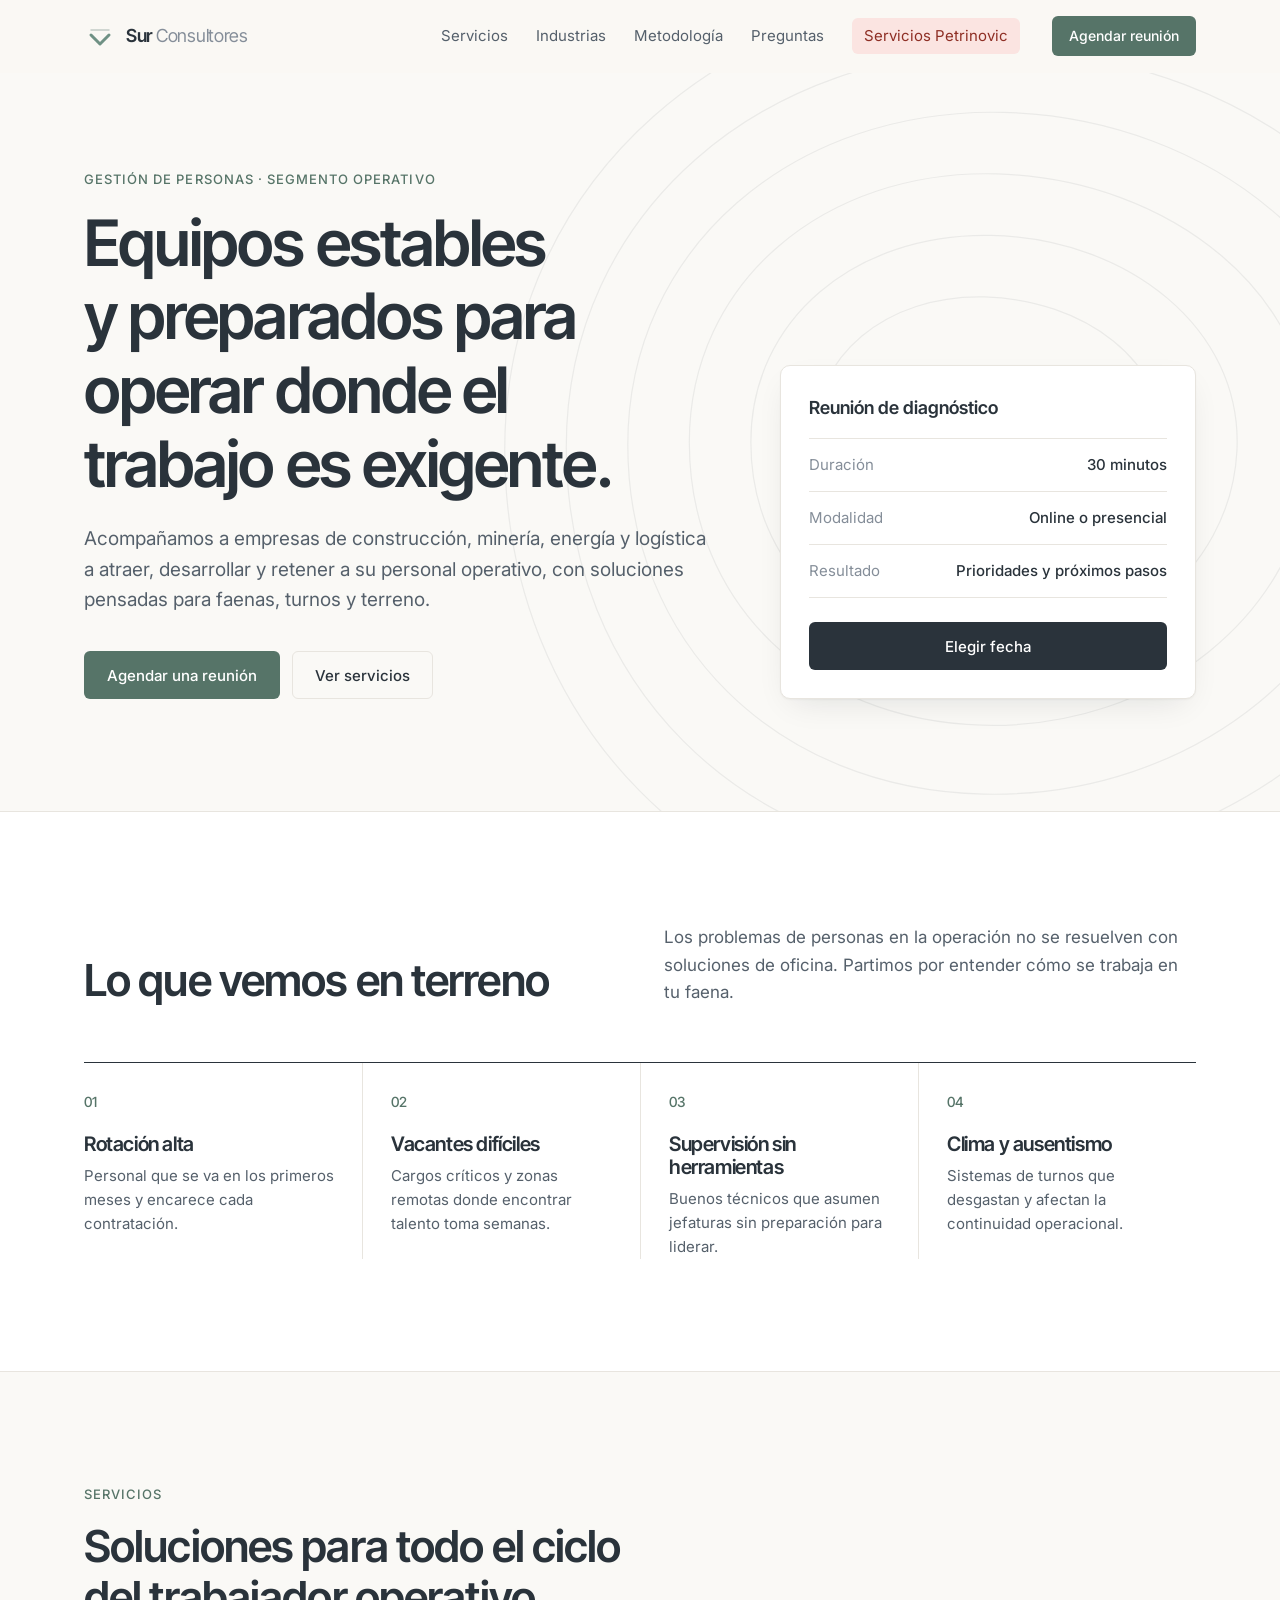
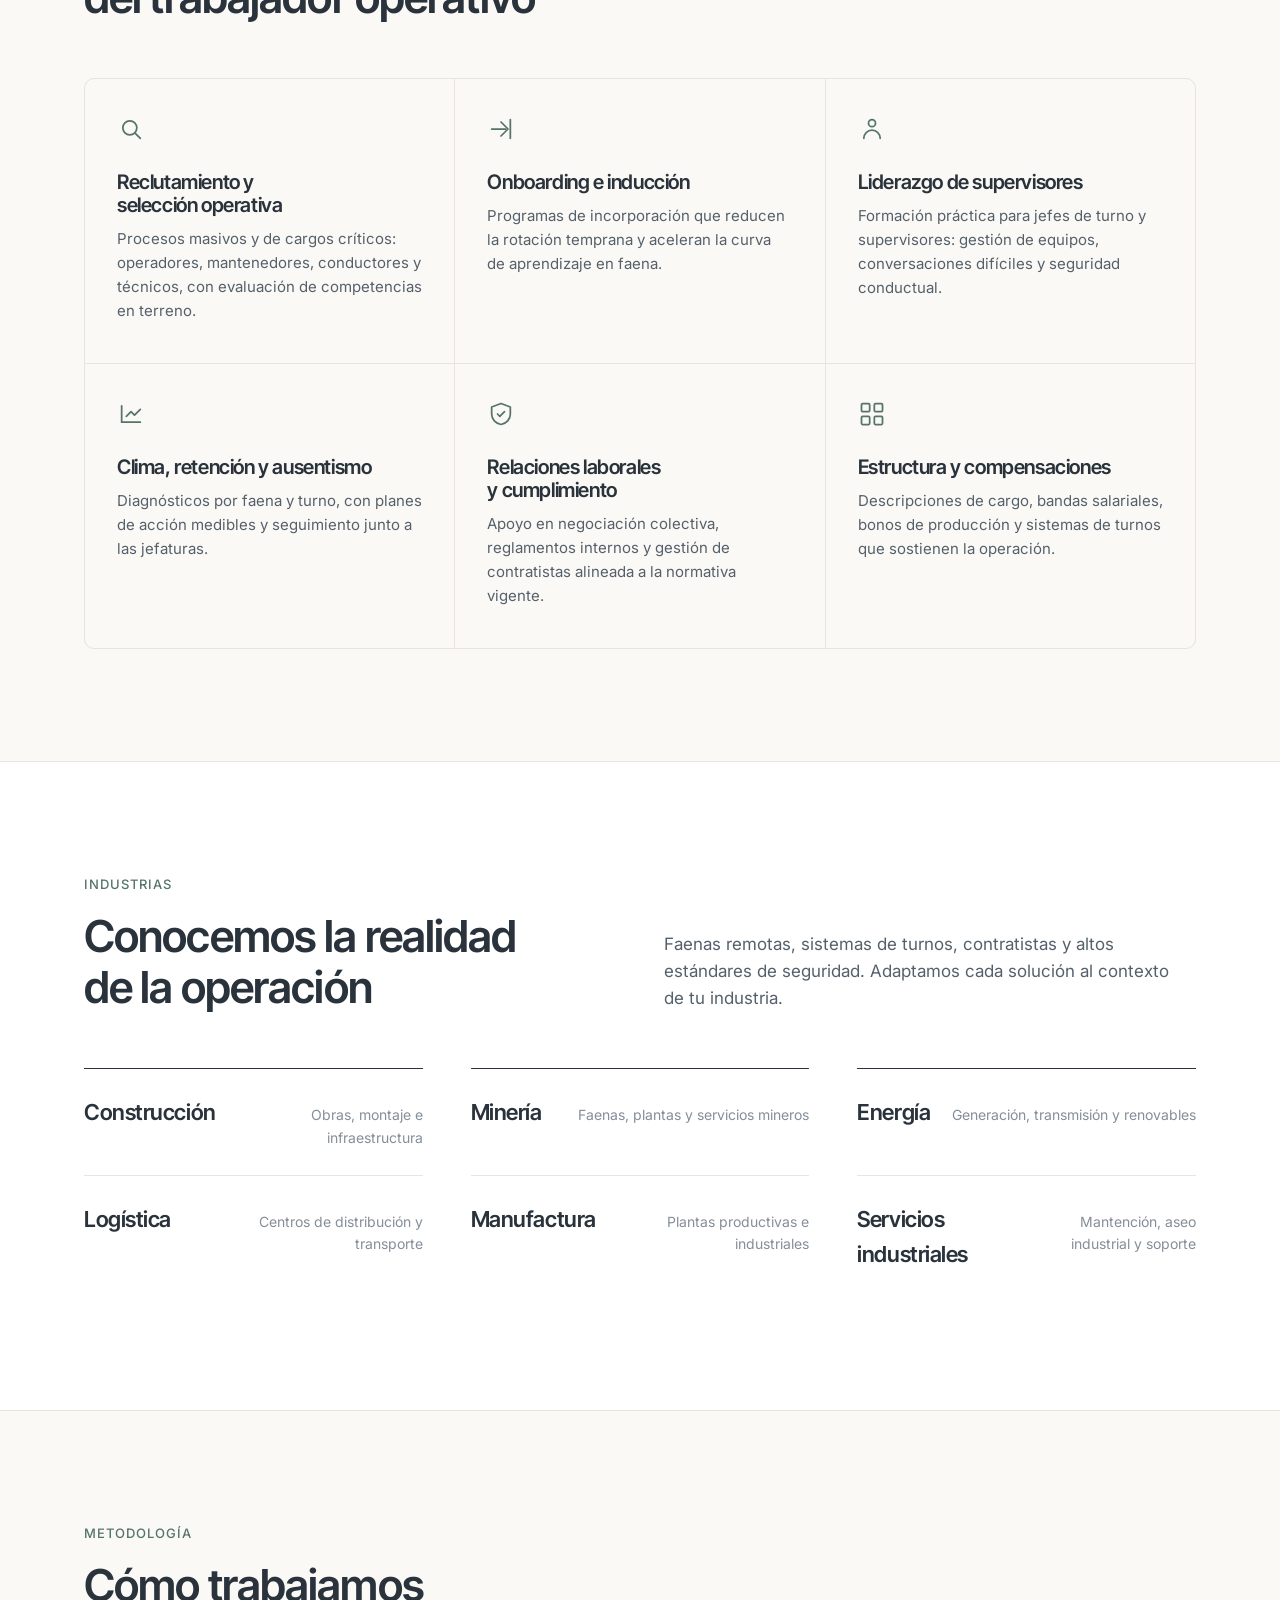
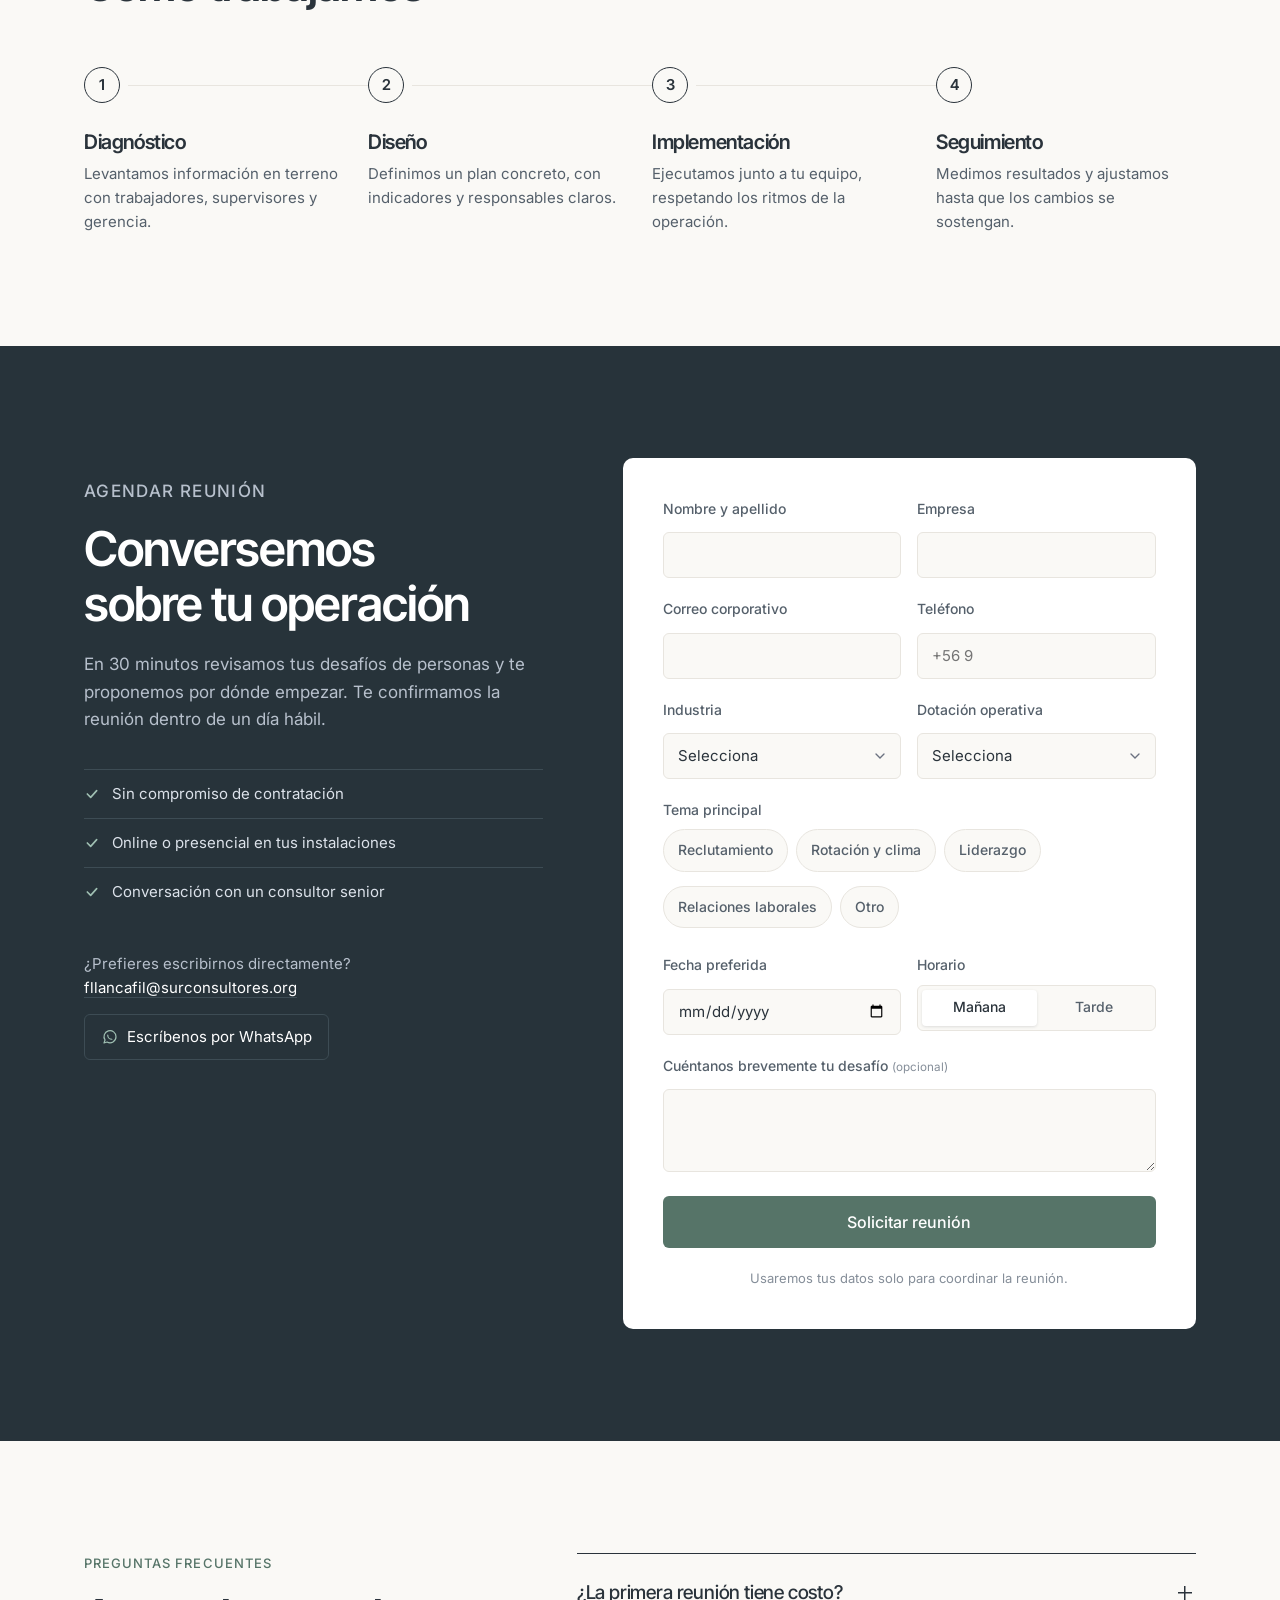
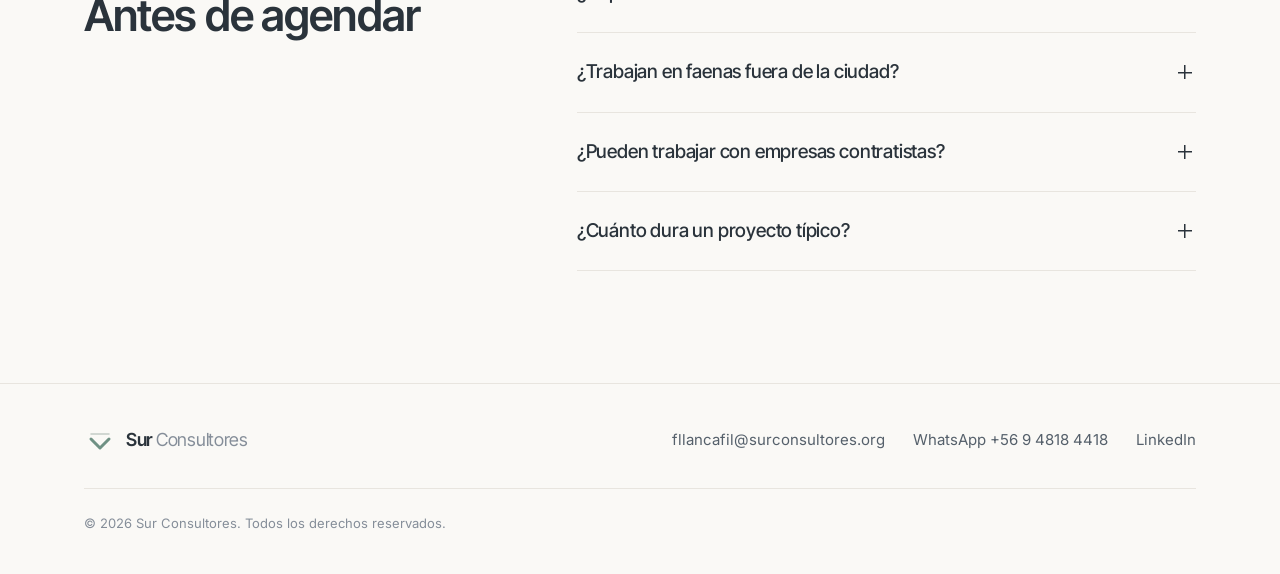
<file: index.html>
<!DOCTYPE html>
<html lang="es">
<head>
  <meta charset="UTF-8" />
  <meta name="viewport" content="width=device-width, initial-scale=1.0" />
  <title>Sur Consultores · Gestión de personas para operaciones</title>
  <meta name="description" content="Consultora en gestión de personas para equipos operativos en construcción, minería, energía y logística. Agenda una reunión de diagnóstico." />
  <link rel="icon" href="data:image/svg+xml,<svg xmlns='http://www.w3.org/2000/svg' viewBox='0 0 64 64'><circle cx='32' cy='32' r='32' fill='%23EDEAE3'/><g fill='none' stroke-linecap='round' stroke-linejoin='round'><path d='M19 23h26' stroke='%23BFC7C1' stroke-width='2.5'/><path d='M19 31 32 44 45 31' stroke='%236F9184' stroke-width='5'/></g></svg>" />
  <link rel="preconnect" href="https://fonts.googleapis.com" />
  <link rel="preconnect" href="https://fonts.gstatic.com" crossorigin />
  <link href="https://fonts.googleapis.com/css2?family=Inter:wght@400;500;600&family=Inter+Tight:wght@400;500;600&display=swap" rel="stylesheet" />
  <link rel="stylesheet" href="styles.css?v=20261112b" />
</head>
<body>

  <!-- ============ HEADER ============ -->
  <header class="site-header" id="top">
    <div class="container header-inner">
      <a href="#top" class="brand" aria-label="Sur Consultores, inicio">
        <svg class="brand-mark" viewBox="0 0 64 64" aria-hidden="true">
          <path class="horizon" d="M14 20h36" />
          <path class="chevron" d="M14 30 32 48 50 30" />
        </svg>
        <span class="brand-name">Sur <span>Consultores</span></span>
      </a>

      <nav class="main-nav" aria-label="Principal">
        <a href="#servicios">Servicios</a>
        <a href="#industrias">Industrias</a>
        <a href="#metodologia">Metodología</a>
        <a href="#preguntas">Preguntas</a>
        <!-- Oculto el 2026-11-12: <a href="agenda-petrinovic.html" class="nav-petrinovic">Agenda Petrinovic</a> -->
        <a href="petrinovic/" class="nav-petrinovic">Servicios Petrinovic</a>
      </nav>

      <a href="#agendar" class="btn btn-primary btn-sm header-cta">Agendar reunión</a>

      <button class="nav-toggle" aria-label="Abrir menú" aria-expanded="false" aria-controls="mobile-nav">
        <span></span><span></span>
      </button>
    </div>

    <nav class="mobile-nav" id="mobile-nav" aria-label="Menú móvil" hidden>
      <a href="#servicios">Servicios</a>
      <a href="#industrias">Industrias</a>
      <a href="#metodologia">Metodología</a>
      <a href="#preguntas">Preguntas</a>
      <!-- Oculto el 2026-11-12: <a href="agenda-petrinovic.html" class="nav-petrinovic">Agenda Petrinovic</a> -->
      <a href="petrinovic/" class="nav-petrinovic">Servicios Petrinovic</a>
      <a href="#agendar" class="btn btn-primary">Agendar reunión</a>
    </nav>
  </header>

  <main>

    <!-- ============ HERO ============ -->
    <section class="hero">
      <svg class="hero-contours" viewBox="0 0 800 600" preserveAspectRatio="xMaxYMid slice" aria-hidden="true">
        <g fill="none" stroke="currentColor" stroke-width="1">
          <path d="M420 300c0-70 60-120 140-118s150 52 146 124-70 122-150 118-136-54-136-124z"/>
          <path d="M370 300c0-100 85-170 195-168s205 75 200 175-100 172-210 168-185-75-185-175z"/>
          <path d="M320 300c0-130 110-222 250-218s262 98 256 228-128 224-268 220-238-100-238-230z"/>
          <path d="M270 302c0-160 135-274 305-270s318 122 310 282-156 276-326 272-289-124-289-284z"/>
          <path d="M220 304c0-190 160-326 360-322s374 146 364 336-184 328-384 324-340-148-340-338z"/>
          <path d="M170 306c0-220 185-378 415-374s430 170 418 390-212 380-442 376-391-172-391-392z"/>
        </g>
      </svg>

      <div class="container hero-grid">
        <div class="hero-copy">
          <p class="eyebrow">Gestión de personas · Segmento operativo</p>
          <h1>Equipos estables y preparados para operar donde el trabajo es exigente.</h1>
          <p class="lead">
            Acompañamos a empresas de construcción, minería, energía y logística a atraer,
            desarrollar y retener a su personal operativo, con soluciones pensadas para
            faenas, turnos y terreno.
          </p>
          <div class="hero-actions">
            <a href="#agendar" class="btn btn-primary">Agendar una reunión</a>
            <a href="#servicios" class="btn btn-ghost">Ver servicios</a>
          </div>
        </div>

        <aside class="hero-card" aria-label="Reunión de diagnóstico">
          <p class="hero-card-label">Reunión de diagnóstico</p>
          <ul class="hero-card-list">
            <li><span>Duración</span><strong>30 minutos</strong></li>
            <li><span>Modalidad</span><strong>Online o presencial</strong></li>
            <li><span>Resultado</span><strong>Prioridades y próximos pasos</strong></li>
          </ul>
          <a href="#agendar" class="btn btn-dark btn-block">Elegir fecha</a>
        </aside>
      </div>
    </section>

    <!-- ============ DESAFÍOS ============ -->
    <section class="section challenges" aria-labelledby="desafios-title">
      <div class="container">
        <div class="section-head split">
          <h2 id="desafios-title">Lo que vemos en terreno</h2>
          <p>Los problemas de personas en la operación no se resuelven con soluciones de oficina. Partimos por entender cómo se trabaja en tu faena.</p>
        </div>
        <ul class="challenge-list">
          <li><span class="num">01</span><div><h3>Rotación alta</h3><p>Personal que se va en los primeros meses y encarece cada contratación.</p></div></li>
          <li><span class="num">02</span><div><h3>Vacantes difíciles</h3><p>Cargos críticos y zonas remotas donde encontrar talento toma semanas.</p></div></li>
          <li><span class="num">03</span><div><h3>Supervisión sin herramientas</h3><p>Buenos técnicos que asumen jefaturas sin preparación para liderar.</p></div></li>
          <li><span class="num">04</span><div><h3>Clima y ausentismo</h3><p>Sistemas de turnos que desgastan y afectan la continuidad operacional.</p></div></li>
        </ul>
      </div>
    </section>

    <!-- ============ SERVICIOS ============ -->
    <section class="section services" id="servicios" aria-labelledby="servicios-title">
      <div class="container">
        <div class="section-head">
          <p class="eyebrow">Servicios</p>
          <h2 id="servicios-title">Soluciones para todo el ciclo del trabajador operativo</h2>
        </div>

        <div class="service-grid">
          <article class="service">
            <svg class="icon" viewBox="0 0 24 24" aria-hidden="true"><circle cx="11" cy="11" r="6"/><path d="m20 20-4.5-4.5"/></svg>
            <h3>Reclutamiento y selección operativa</h3>
            <p>Procesos masivos y de cargos críticos: operadores, mantenedores, conductores y técnicos, con evaluación de competencias en terreno.</p>
          </article>
          <article class="service">
            <svg class="icon" viewBox="0 0 24 24" aria-hidden="true"><path d="M4 12h12"/><path d="m12 6 6 6-6 6"/><path d="M20 4v16"/></svg>
            <h3>Onboarding e inducción</h3>
            <p>Programas de incorporación que reducen la rotación temprana y aceleran la curva de aprendizaje en faena.</p>
          </article>
          <article class="service">
            <svg class="icon" viewBox="0 0 24 24" aria-hidden="true"><circle cx="12" cy="7" r="3"/><path d="M5 20c0-3.9 3.1-7 7-7s7 3.1 7 7"/></svg>
            <h3>Liderazgo de supervisores</h3>
            <p>Formación práctica para jefes de turno y supervisores: gestión de equipos, conversaciones difíciles y seguridad conductual.</p>
          </article>
          <article class="service">
            <svg class="icon" viewBox="0 0 24 24" aria-hidden="true"><path d="M4 19V5"/><path d="M4 19h16"/><path d="m8 14 4-4 3 3 5-5"/></svg>
            <h3>Clima, retención y ausentismo</h3>
            <p>Diagnósticos por faena y turno, con planes de acción medibles y seguimiento junto a las jefaturas.</p>
          </article>
          <article class="service">
            <svg class="icon" viewBox="0 0 24 24" aria-hidden="true"><path d="M12 3 4 6v6c0 4.5 3.4 8.3 8 9 4.6-.7 8-4.5 8-9V6z"/><path d="m9 12 2 2 4-4"/></svg>
            <h3>Relaciones laborales y cumplimiento</h3>
            <p>Apoyo en negociación colectiva, reglamentos internos y gestión de contratistas alineada a la normativa vigente.</p>
          </article>
          <article class="service">
            <svg class="icon" viewBox="0 0 24 24" aria-hidden="true"><rect x="3" y="3" width="7" height="7" rx="1"/><rect x="14" y="3" width="7" height="7" rx="1"/><rect x="3" y="14" width="7" height="7" rx="1"/><rect x="14" y="14" width="7" height="7" rx="1"/></svg>
            <h3>Estructura y compensaciones</h3>
            <p>Descripciones de cargo, bandas salariales, bonos de producción y sistemas de turnos que sostienen la operación.</p>
          </article>
        </div>
      </div>
    </section>

    <!-- ============ INDUSTRIAS ============ -->
    <section class="section industries" id="industrias" aria-labelledby="industrias-title">
      <div class="container">
        <div class="section-head split">
          <div>
            <p class="eyebrow">Industrias</p>
            <h2 id="industrias-title">Conocemos la realidad de la operación</h2>
          </div>
          <p>Faenas remotas, sistemas de turnos, contratistas y altos estándares de seguridad. Adaptamos cada solución al contexto de tu industria.</p>
        </div>

        <ul class="industry-list">
          <li><span>Construcción</span><small>Obras, montaje e infraestructura</small></li>
          <li><span>Minería</span><small>Faenas, plantas y servicios mineros</small></li>
          <li><span>Energía</span><small>Generación, transmisión y renovables</small></li>
          <li><span>Logística</span><small>Centros de distribución y transporte</small></li>
          <li><span>Manufactura</span><small>Plantas productivas e industriales</small></li>
          <li><span>Servicios industriales</span><small>Mantención, aseo industrial y soporte</small></li>
        </ul>
      </div>
    </section>

    <!-- ============ METODOLOGÍA ============ -->
    <section class="section method" id="metodologia" aria-labelledby="metodologia-title">
      <div class="container">
        <div class="section-head">
          <p class="eyebrow">Metodología</p>
          <h2 id="metodologia-title">Cómo trabajamos</h2>
        </div>

        <ol class="steps">
          <li>
            <span class="step-num">1</span>
            <h3>Diagnóstico</h3>
            <p>Levantamos información en terreno con trabajadores, supervisores y gerencia.</p>
          </li>
          <li>
            <span class="step-num">2</span>
            <h3>Diseño</h3>
            <p>Definimos un plan concreto, con indicadores y responsables claros.</p>
          </li>
          <li>
            <span class="step-num">3</span>
            <h3>Implementación</h3>
            <p>Ejecutamos junto a tu equipo, respetando los ritmos de la operación.</p>
          </li>
          <li>
            <span class="step-num">4</span>
            <h3>Seguimiento</h3>
            <p>Medimos resultados y ajustamos hasta que los cambios se sostengan.</p>
          </li>
        </ol>
      </div>
    </section>

    <!-- ============ AGENDAR ============ -->
    <section class="section booking" id="agendar" aria-labelledby="agendar-title">
      <div class="container booking-grid">
        <div class="booking-intro">
          <p class="eyebrow eyebrow-light">Agendar reunión</p>
          <h2 id="agendar-title">Conversemos sobre tu operación</h2>
          <p>En 30 minutos revisamos tus desafíos de personas y te proponemos por dónde empezar. Te confirmamos la reunión dentro de un día hábil.</p>

          <ul class="booking-points">
            <li>Sin compromiso de contratación</li>
            <li>Online o presencial en tus instalaciones</li>
            <li>Conversación con un consultor senior</li>
          </ul>

          <div class="booking-contact">
            <p>¿Prefieres escribirnos directamente?</p>
            <a href="mailto:fllancafil@surconsultores.org">fllancafil@surconsultores.org</a>
            <a class="whatsapp" href="https://wa.me/56948184418?text=Hola%2C%20me%20gustar%C3%ADa%20agendar%20una%20reuni%C3%B3n%20con%20Sur%20Consultores." target="_blank" rel="noopener">
              <svg viewBox="0 0 24 24" aria-hidden="true"><path d="M20 11.7a8 8 0 0 1-11.9 7L4 20l1.4-4a8 8 0 1 1 14.6-4.3z"/><path d="M9 9.5c0 3 2.5 5.5 5.5 5.5"/></svg>
              Escríbenos por WhatsApp
            </a>
          </div>
        </div>

        <form class="booking-form" id="booking-form" novalidate>
          <div class="form-body">
            <div class="field-row">
              <div class="field">
                <label for="nombre">Nombre y apellido</label>
                <input id="nombre" name="nombre" type="text" autocomplete="name" required />
                <span class="error" aria-live="polite"></span>
              </div>
              <div class="field">
                <label for="empresa">Empresa</label>
                <input id="empresa" name="empresa" type="text" autocomplete="organization" required />
                <span class="error" aria-live="polite"></span>
              </div>
            </div>

            <div class="field-row">
              <div class="field">
                <label for="email">Correo corporativo</label>
                <input id="email" name="email" type="email" autocomplete="email" required />
                <span class="error" aria-live="polite"></span>
              </div>
              <div class="field">
                <label for="telefono">Teléfono</label>
                <input id="telefono" name="telefono" type="tel" autocomplete="tel" placeholder="+56 9" required />
                <span class="error" aria-live="polite"></span>
              </div>
            </div>

            <div class="field-row">
              <div class="field">
                <label for="industria">Industria</label>
                <select id="industria" name="industria" required>
                  <option value="" selected disabled>Selecciona</option>
                  <option>Construcción</option>
                  <option>Minería</option>
                  <option>Energía</option>
                  <option>Logística</option>
                  <option>Manufactura</option>
                  <option>Servicios industriales</option>
                  <option>Otra</option>
                </select>
                <span class="error" aria-live="polite"></span>
              </div>
              <div class="field">
                <label for="dotacion">Dotación operativa</label>
                <select id="dotacion" name="dotacion" required>
                  <option value="" selected disabled>Selecciona</option>
                  <option>Menos de 50</option>
                  <option>50 a 200</option>
                  <option>201 a 1.000</option>
                  <option>Más de 1.000</option>
                </select>
                <span class="error" aria-live="polite"></span>
              </div>
            </div>

            <fieldset class="field">
              <legend>Tema principal</legend>
              <div class="chips">
                <label class="chip"><input type="radio" name="tema" value="Reclutamiento" required /><span>Reclutamiento</span></label>
                <label class="chip"><input type="radio" name="tema" value="Rotación y clima" /><span>Rotación y clima</span></label>
                <label class="chip"><input type="radio" name="tema" value="Liderazgo" /><span>Liderazgo</span></label>
                <label class="chip"><input type="radio" name="tema" value="Relaciones laborales" /><span>Relaciones laborales</span></label>
                <label class="chip"><input type="radio" name="tema" value="Otro" /><span>Otro</span></label>
              </div>
              <span class="error" aria-live="polite"></span>
            </fieldset>

            <div class="field-row">
              <div class="field">
                <label for="fecha">Fecha preferida</label>
                <input id="fecha" name="fecha" type="date" required />
                <span class="error" aria-live="polite"></span>
              </div>
              <fieldset class="field">
                <legend>Horario</legend>
                <div class="segmented">
                  <label><input type="radio" name="horario" value="Mañana" checked /><span>Mañana</span></label>
                  <label><input type="radio" name="horario" value="Tarde" /><span>Tarde</span></label>
                </div>
              </fieldset>
            </div>

            <div class="field">
              <label for="mensaje">Cuéntanos brevemente tu desafío <small>(opcional)</small></label>
              <textarea id="mensaje" name="mensaje" rows="3"></textarea>
            </div>

            <!-- Campo trampa: invisible para las personas, los robots lo rellenan -->
            <div class="honeypot" aria-hidden="true">
              <label for="sitio_web">No completar este campo</label>
              <input id="sitio_web" name="sitio_web" type="text" tabindex="-1" autocomplete="off" />
            </div>

            <button type="submit" class="btn btn-primary btn-block">Solicitar reunión</button>
            <p class="form-note">Usaremos tus datos solo para coordinar la reunión.</p>
          </div>

          <div class="form-success" hidden tabindex="-1">
            <svg viewBox="0 0 24 24" aria-hidden="true"><circle cx="12" cy="12" r="10"/><path d="m8 12 3 3 5-6"/></svg>
            <h3>¡Solicitud recibida!</h3>
            <p>Gracias, <span data-name></span>. Te contactaremos dentro de un día hábil para confirmar la fecha y hora de la reunión.</p>
          </div>
        </form>
      </div>
    </section>

    <!-- ============ FAQ ============ -->
    <section class="section faq" id="preguntas" aria-labelledby="faq-title">
      <div class="container faq-grid">
        <div class="section-head">
          <p class="eyebrow">Preguntas frecuentes</p>
          <h2 id="faq-title">Antes de agendar</h2>
        </div>
        <div class="faq-list">
          <details>
            <summary>¿La primera reunión tiene costo?</summary>
            <p>No. La reunión de diagnóstico es gratuita y sirve para entender tu contexto y evaluar si podemos ayudarte.</p>
          </details>
          <details>
            <summary>¿Trabajan en faenas fuera de la ciudad?</summary>
            <p>Sí. Nuestro trabajo se hace en terreno, adaptándonos a los sistemas de turnos y a la logística de cada faena.</p>
          </details>
          <details>
            <summary>¿Pueden trabajar con empresas contratistas?</summary>
            <p>Sí. Apoyamos tanto a empresas mandantes como a contratistas y subcontratistas que prestan servicios en la operación.</p>
          </details>
          <details>
            <summary>¿Cuánto dura un proyecto típico?</summary>
            <p>Depende del alcance. Un diagnóstico suele tomar de 3 a 6 semanas; los programas de implementación se definen en conjunto según tus objetivos.</p>
          </details>
        </div>
      </div>
    </section>

  </main>

  <!-- ============ FOOTER ============ -->
  <footer class="site-footer">
    <div class="container footer-inner">
      <a href="#top" class="brand brand-footer" aria-label="Sur Consultores, volver arriba">
        <svg class="brand-mark" viewBox="0 0 64 64" aria-hidden="true">
          <path class="horizon" d="M14 20h36" />
          <path class="chevron" d="M14 30 32 48 50 30" />
        </svg>
        <span class="brand-name">Sur <span>Consultores</span></span>
      </a>
      <div class="footer-links">
        <a href="mailto:fllancafil@surconsultores.org">fllancafil@surconsultores.org</a>
        <a href="https://wa.me/56948184418" target="_blank" rel="noopener">WhatsApp +56 9 4818 4418</a>
        <a href="https://www.linkedin.com/in/fernando-llancafil/" target="_blank" rel="noopener">LinkedIn</a>
      </div>
      <p class="copyright">© <span id="year"></span> Sur Consultores. Todos los derechos reservados.</p>
    </div>
  </footer>

  <!-- CTA fija en móvil -->
  <a href="#agendar" class="mobile-cta btn btn-primary" aria-hidden="true" tabindex="-1">Agendar reunión</a>

  <script src="script.js"></script>
</body>
</html>
</file>
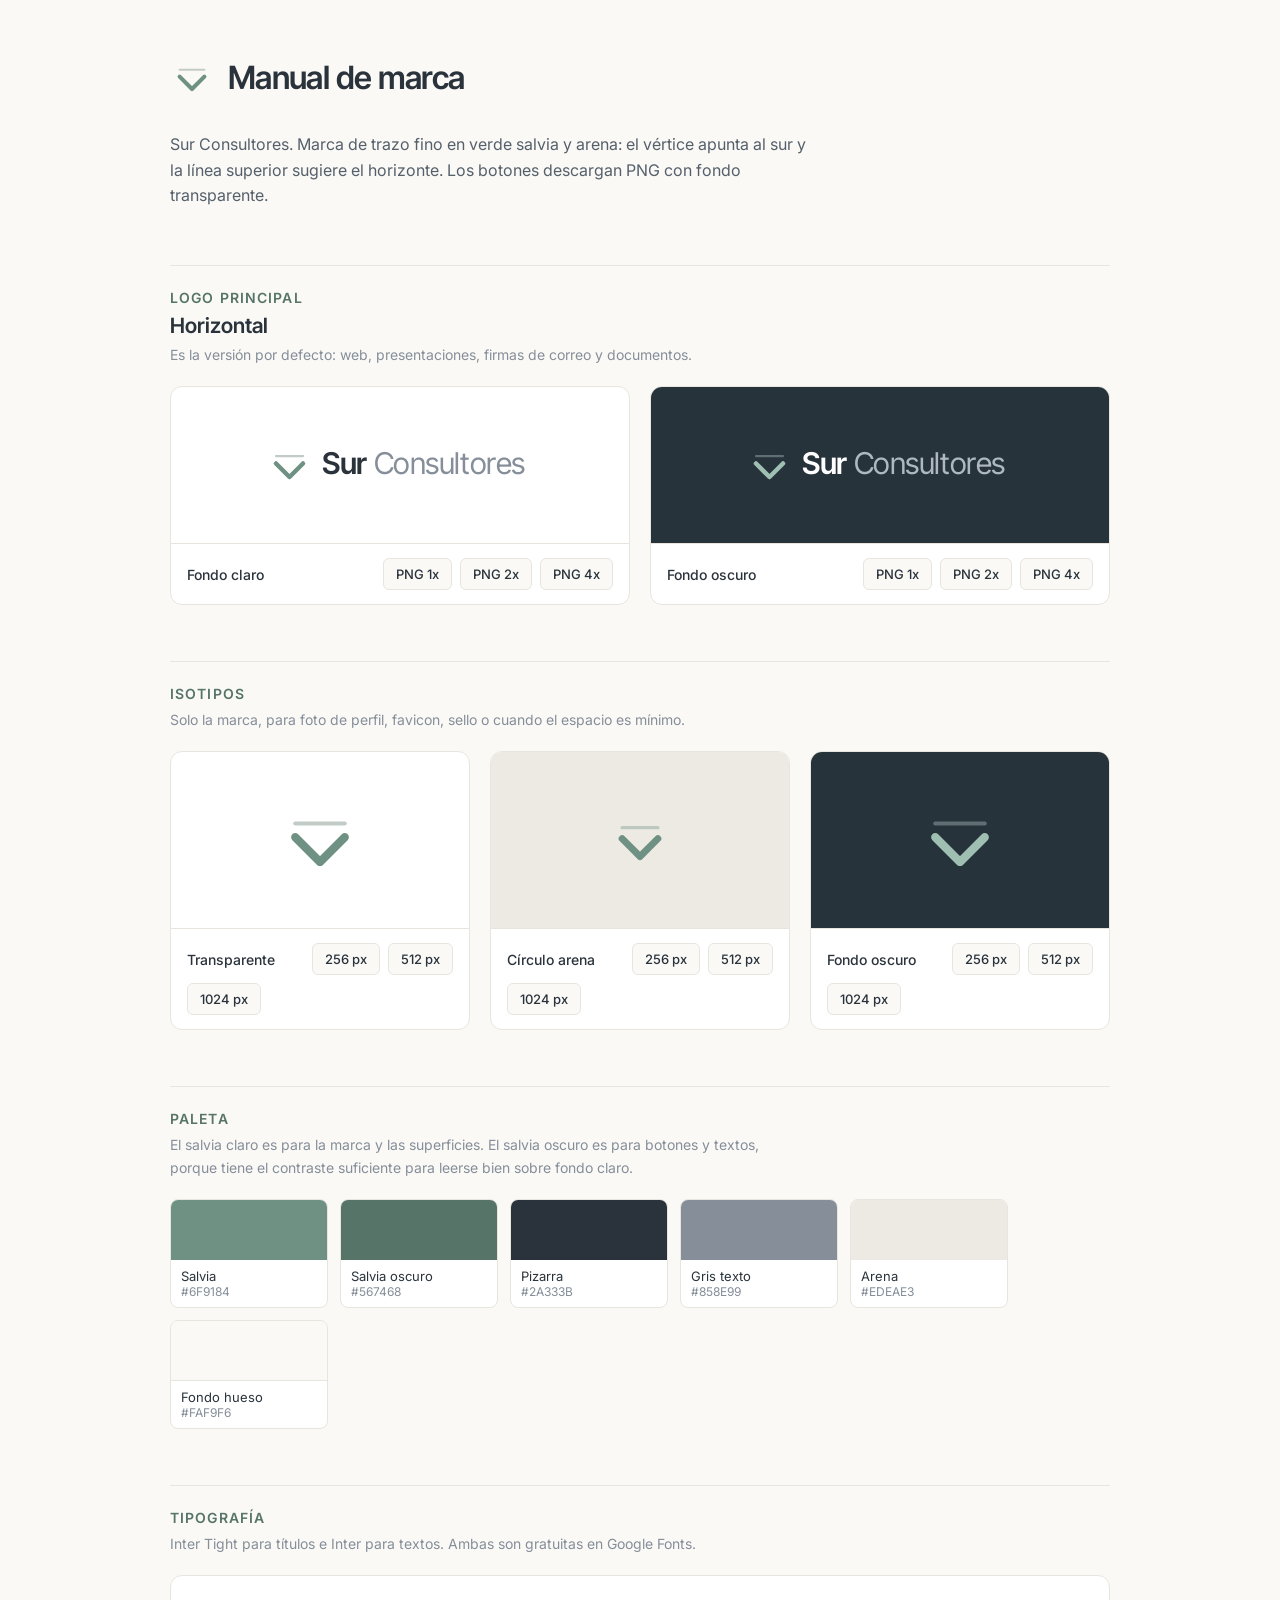
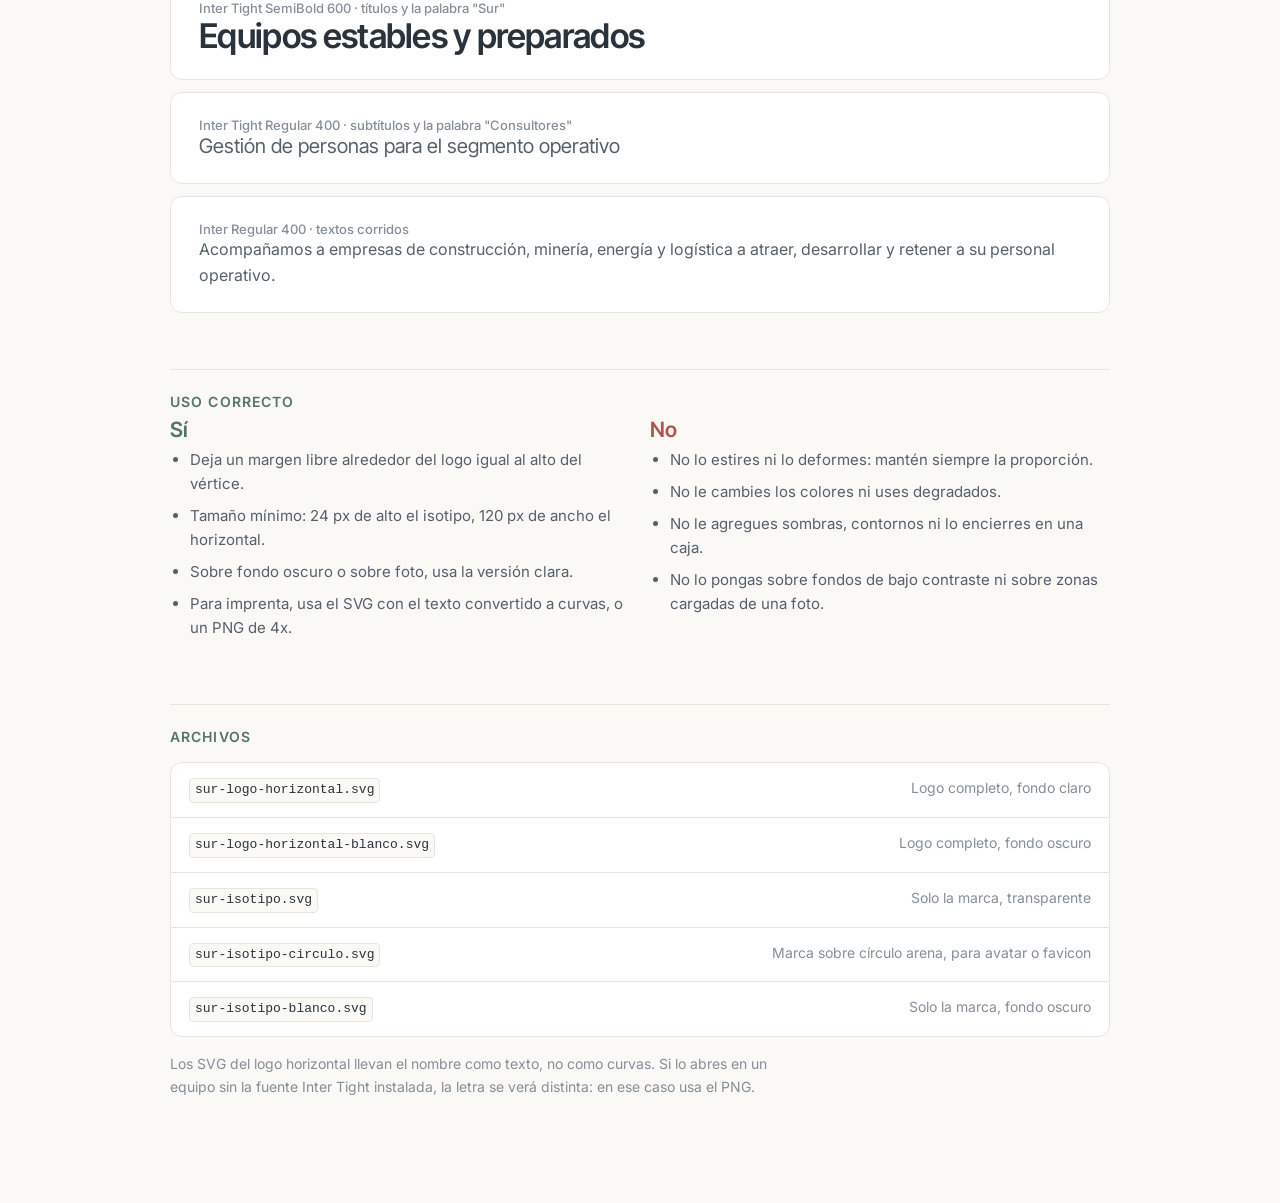
<file: manual-de-marca/index.html>
<!DOCTYPE html>
<html lang="es">
<head>
<meta charset="UTF-8" />
<meta name="viewport" content="width=device-width, initial-scale=1.0" />
<title>Sur Consultores · Manual de marca</title>
<link rel="icon" href="data:image/svg+xml,<svg xmlns='http://www.w3.org/2000/svg' viewBox='0 0 64 64'><circle cx='32' cy='32' r='32' fill='%23EDEAE3'/><g fill='none' stroke-linecap='round' stroke-linejoin='round'><path d='M19 23h26' stroke='%23BFC7C1' stroke-width='2.5'/><path d='M19 31 32 44 45 31' stroke='%236F9184' stroke-width='5'/></g></svg>" />
<link rel="preconnect" href="https://fonts.googleapis.com" />
<link rel="preconnect" href="https://fonts.gstatic.com" crossorigin />
<link href="https://fonts.googleapis.com/css2?family=Inter:wght@400;500&family=Inter+Tight:wght@400;500;600&display=swap" rel="stylesheet" />
<style>
  :root {
    --bg:#FAF9F6; --surface:#FFF; --ink:#2A333B; --ink-2:#55606B; --muted:#858E99;
    --line:#E8E5DF; --accent:#567468; --mark:#6F9184; --mark-soft:#C3CBC6;
    --sand:#EDEAE3; --deep:#27333A; --error:#B4534A;
  }
  * { box-sizing:border-box; }
  body {
    margin:0; background:var(--bg); color:var(--ink);
    font:16px/1.6 "Inter", system-ui, sans-serif; padding:56px 24px 96px;
  }
  .wrap { max-width:940px; margin:0 auto; }
  header.head { display:flex; align-items:center; gap:14px; margin-bottom:32px; }
  h1 { font:600 32px/1.15 "Inter Tight", sans-serif; letter-spacing:-0.02em; margin:0; }
  .sub { color:var(--ink-2); margin:0 0 8px; max-width:64ch; }
  h2 {
    font:600 14px/1.2 "Inter", sans-serif; letter-spacing:.08em; text-transform:uppercase;
    color:var(--accent); margin:56px 0 6px; padding-top:24px; border-top:1px solid var(--line);
  }
  h3 { font:600 21px/1.2 "Inter Tight", sans-serif; margin:0 0 6px; }
  .h-note { color:var(--muted); font-size:14px; margin:0 0 20px; max-width:70ch; }
  .cards { display:grid; grid-template-columns:repeat(auto-fit,minmax(280px,1fr)); gap:20px; }
  .card { border:1px solid var(--line); border-radius:12px; overflow:hidden; background:var(--surface); }
  .stage { display:grid; place-items:center; padding:44px 24px; min-height:156px; }
  .stage.dark { background:var(--deep); }
  .stage.sand { background:var(--sand); }
  .stage svg { max-width:100%; height:auto; }
  .meta { border-top:1px solid var(--line); padding:14px 16px; display:flex; flex-wrap:wrap; gap:8px; align-items:center; }
  .meta strong { font:500 14px "Inter", sans-serif; margin-right:auto; }
  button {
    border:1px solid var(--line); background:var(--bg); color:var(--ink);
    font:500 13px "Inter", sans-serif; padding:7px 12px; border-radius:6px; cursor:pointer;
    transition:border-color .2s, background .2s;
  }
  button:hover { border-color:var(--ink); background:var(--surface); }
  .swatches { display:flex; flex-wrap:wrap; gap:12px; }
  .sw { border:1px solid var(--line); border-radius:8px; overflow:hidden; width:158px; background:var(--surface); }
  .sw i { display:block; height:60px; }
  .sw span { display:block; padding:8px 10px; font:13px "Inter", sans-serif; }
  .sw small { display:block; color:var(--muted); font-size:12px; }
  .type-row { border:1px solid var(--line); border-radius:12px; background:var(--surface); padding:24px 28px; }
  .type-row + .type-row { margin-top:12px; }
  .type-row p { margin:0; }
  .type-label { font:500 13px "Inter", sans-serif; color:var(--muted); margin-bottom:8px; }
  .t1 { font:600 34px/1.15 "Inter Tight", sans-serif; letter-spacing:-0.02em; }
  .t2 { font:400 20px/1.3 "Inter Tight", sans-serif; color:var(--ink-2); }
  .t3 { font:400 16px/1.6 "Inter", sans-serif; color:var(--ink-2); }
  .rules { display:grid; grid-template-columns:1fr 1fr; gap:20px; }
  .rules ul { margin:0; padding-left:20px; color:var(--ink-2); font-size:15px; }
  .rules li { margin-bottom:8px; }
  .rules .ok h3 { color:var(--accent); }
  .rules .no h3 { color:var(--error); }
  .files { border:1px solid var(--line); border-radius:12px; background:var(--surface); overflow:hidden; }
  .files li { display:flex; gap:16px; padding:14px 18px; font-size:15px; align-items:baseline; }
  .files li + li { border-top:1px solid var(--line); }
  .files code { font-size:13px; }
  .files span { color:var(--muted); font-size:14px; margin-left:auto; text-align:right; }
  ul.files { list-style:none; padding:0; }
  code { background:var(--bg); border:1px solid var(--line); border-radius:4px; padding:1px 5px; font-size:13px; }
  .note { color:var(--muted); font-size:14px; max-width:70ch; }
  @media (max-width:640px) { .rules { grid-template-columns:1fr; } body { padding:32px 16px 72px; } }
</style>
</head>
<body>
<div class="wrap">

  <header class="head">
    <svg viewBox="0 0 64 64" width="44" height="44" aria-hidden="true">
      <g fill="none" stroke-linecap="round" stroke-linejoin="round">
        <path d="M14 20h36" stroke="#C3CBC6" stroke-width="3"/>
        <path d="M14 30 32 48 50 30" stroke="#6F9184" stroke-width="6"/>
      </g>
    </svg>
    <h1>Manual de marca</h1>
  </header>
  <p class="sub">
    Sur Consultores. Marca de trazo fino en verde salvia y arena: el vértice apunta al sur
    y la línea superior sugiere el horizonte. Los botones descargan PNG con fondo transparente.
  </p>

  <h2>Logo principal</h2>
  <h3>Horizontal</h3>
  <p class="h-note">Es la versión por defecto: web, presentaciones, firmas de correo y documentos.</p>
  <div class="cards">
    <div class="card">
      <div class="stage">
        <svg viewBox="0 0 260 48" width="260" height="48" aria-label="Sur Consultores">
          <g fill="none" stroke-linecap="round" stroke-linejoin="round">
            <path d="M6 15h27" stroke="#C3CBC6" stroke-width="2.25"/>
            <path d="M6 22.5 19.5 36 33 22.5" stroke="#6F9184" stroke-width="4.5"/>
          </g>
          <text x="52" y="33" font-family="Inter Tight, Inter, sans-serif" font-size="30" letter-spacing="-0.45">
            <tspan font-weight="600" fill="#2A333B">Sur</tspan><tspan dx="7" font-weight="400" fill="#858E99">Consultores</tspan>
          </text>
        </svg>
      </div>
      <div class="meta">
        <strong>Fondo claro</strong>
        <button data-dl="lockup" data-variant="light" data-h="96">PNG 1x</button>
        <button data-dl="lockup" data-variant="light" data-h="192">PNG 2x</button>
        <button data-dl="lockup" data-variant="light" data-h="384">PNG 4x</button>
      </div>
    </div>

    <div class="card">
      <div class="stage dark">
        <svg viewBox="0 0 260 48" width="260" height="48" aria-label="Sur Consultores">
          <g fill="none" stroke-linecap="round" stroke-linejoin="round">
            <path d="M6 15h27" stroke="#5E6E72" stroke-width="2.25"/>
            <path d="M6 22.5 19.5 36 33 22.5" stroke="#9FBFB2" stroke-width="4.5"/>
          </g>
          <text x="52" y="33" font-family="Inter Tight, Inter, sans-serif" font-size="30" letter-spacing="-0.45">
            <tspan font-weight="600" fill="#FFFFFF">Sur</tspan><tspan dx="7" font-weight="400" fill="#AEB8C0">Consultores</tspan>
          </text>
        </svg>
      </div>
      <div class="meta">
        <strong>Fondo oscuro</strong>
        <button data-dl="lockup" data-variant="dark" data-h="96">PNG 1x</button>
        <button data-dl="lockup" data-variant="dark" data-h="192">PNG 2x</button>
        <button data-dl="lockup" data-variant="dark" data-h="384">PNG 4x</button>
      </div>
    </div>
  </div>

  <h2>Isotipos</h2>
  <p class="h-note">Solo la marca, para foto de perfil, favicon, sello o cuando el espacio es mínimo.</p>
  <div class="cards">
    <div class="card">
      <div class="stage">
        <svg viewBox="0 0 64 64" width="88" height="88" aria-label="Sur Consultores">
          <g fill="none" stroke-linecap="round" stroke-linejoin="round">
            <path d="M14 20h36" stroke="#C3CBC6" stroke-width="3"/>
            <path d="M14 30 32 48 50 30" stroke="#6F9184" stroke-width="6"/>
          </g>
        </svg>
      </div>
      <div class="meta">
        <strong>Transparente</strong>
        <button data-dl="mark" data-variant="light" data-h="256">256 px</button>
        <button data-dl="mark" data-variant="light" data-h="512">512 px</button>
        <button data-dl="mark" data-variant="light" data-h="1024">1024 px</button>
      </div>
    </div>

    <div class="card">
      <div class="stage sand">
        <svg viewBox="0 0 64 64" width="88" height="88" aria-label="Sur Consultores">
          <circle cx="32" cy="32" r="32" fill="#EDEAE3"/>
          <g fill="none" stroke-linecap="round" stroke-linejoin="round">
            <path d="M19 23h26" stroke="#BFC7C1" stroke-width="2.5"/>
            <path d="M19 31 32 44 45 31" stroke="#6F9184" stroke-width="5"/>
          </g>
        </svg>
      </div>
      <div class="meta">
        <strong>Círculo arena</strong>
        <button data-dl="circle" data-variant="light" data-h="256">256 px</button>
        <button data-dl="circle" data-variant="light" data-h="512">512 px</button>
        <button data-dl="circle" data-variant="light" data-h="1024">1024 px</button>
      </div>
    </div>

    <div class="card">
      <div class="stage dark">
        <svg viewBox="0 0 64 64" width="88" height="88" aria-label="Sur Consultores">
          <g fill="none" stroke-linecap="round" stroke-linejoin="round">
            <path d="M14 20h36" stroke="#5E6E72" stroke-width="3"/>
            <path d="M14 30 32 48 50 30" stroke="#9FBFB2" stroke-width="6"/>
          </g>
        </svg>
      </div>
      <div class="meta">
        <strong>Fondo oscuro</strong>
        <button data-dl="mark" data-variant="dark" data-h="256">256 px</button>
        <button data-dl="mark" data-variant="dark" data-h="512">512 px</button>
        <button data-dl="mark" data-variant="dark" data-h="1024">1024 px</button>
      </div>
    </div>
  </div>

  <h2>Paleta</h2>
  <p class="h-note">
    El salvia claro es para la marca y las superficies. El salvia oscuro es para botones y textos,
    porque tiene el contraste suficiente para leerse bien sobre fondo claro.
  </p>
  <div class="swatches">
    <div class="sw"><i style="background:#6F9184"></i><span>Salvia<small>#6F9184</small></span></div>
    <div class="sw"><i style="background:#567468"></i><span>Salvia oscuro<small>#567468</small></span></div>
    <div class="sw"><i style="background:#2A333B"></i><span>Pizarra<small>#2A333B</small></span></div>
    <div class="sw"><i style="background:#858E99"></i><span>Gris texto<small>#858E99</small></span></div>
    <div class="sw"><i style="background:#EDEAE3"></i><span>Arena<small>#EDEAE3</small></span></div>
    <div class="sw"><i style="background:#FAF9F6;border-bottom:1px solid #E8E5DF"></i><span>Fondo hueso<small>#FAF9F6</small></span></div>
  </div>

  <h2>Tipografía</h2>
  <p class="h-note">Inter Tight para títulos e Inter para textos. Ambas son gratuitas en Google Fonts.</p>
  <div class="type-row">
    <p class="type-label">Inter Tight SemiBold 600 · títulos y la palabra "Sur"</p>
    <p class="t1">Equipos estables y preparados</p>
  </div>
  <div class="type-row">
    <p class="type-label">Inter Tight Regular 400 · subtítulos y la palabra "Consultores"</p>
    <p class="t2">Gestión de personas para el segmento operativo</p>
  </div>
  <div class="type-row">
    <p class="type-label">Inter Regular 400 · textos corridos</p>
    <p class="t3">Acompañamos a empresas de construcción, minería, energía y logística a atraer, desarrollar y retener a su personal operativo.</p>
  </div>

  <h2>Uso correcto</h2>
  <div class="rules">
    <div class="ok">
      <h3>Sí</h3>
      <ul>
        <li>Deja un margen libre alrededor del logo igual al alto del vértice.</li>
        <li>Tamaño mínimo: 24 px de alto el isotipo, 120 px de ancho el horizontal.</li>
        <li>Sobre fondo oscuro o sobre foto, usa la versión clara.</li>
        <li>Para imprenta, usa el SVG con el texto convertido a curvas, o un PNG de 4x.</li>
      </ul>
    </div>
    <div class="no">
      <h3>No</h3>
      <ul>
        <li>No lo estires ni lo deformes: mantén siempre la proporción.</li>
        <li>No le cambies los colores ni uses degradados.</li>
        <li>No le agregues sombras, contornos ni lo encierres en una caja.</li>
        <li>No lo pongas sobre fondos de bajo contraste ni sobre zonas cargadas de una foto.</li>
      </ul>
    </div>
  </div>

  <h2>Archivos</h2>
  <ul class="files">
    <li><code>sur-logo-horizontal.svg</code> <span>Logo completo, fondo claro</span></li>
    <li><code>sur-logo-horizontal-blanco.svg</code> <span>Logo completo, fondo oscuro</span></li>
    <li><code>sur-isotipo.svg</code> <span>Solo la marca, transparente</span></li>
    <li><code>sur-isotipo-circulo.svg</code> <span>Marca sobre círculo arena, para avatar o favicon</span></li>
    <li><code>sur-isotipo-blanco.svg</code> <span>Solo la marca, fondo oscuro</span></li>
  </ul>
  <p class="note" style="margin-top:14px">
    Los SVG del logo horizontal llevan el nombre como texto, no como curvas. Si lo abres en un
    equipo sin la fuente Inter Tight instalada, la letra se verá distinta: en ese caso usa el PNG.
  </p>

</div>

<script>
const C = {
  light: { mark:"#6F9184", soft:"#C3CBC6", sur:"#2A333B", cons:"#858E99" },
  dark:  { mark:"#9FBFB2", soft:"#5E6E72", sur:"#FFFFFF", cons:"#AEB8C0" },
};

// Isotipo: mismas coordenadas que sur-isotipo.svg (rejilla de 64), escaladas.
function drawMark(ctx, x, y, size, variant) {
  const u = size / 64;
  const c = C[variant];
  ctx.lineCap = "round";
  ctx.lineJoin = "round";

  ctx.strokeStyle = c.soft;
  ctx.lineWidth = 3 * u;
  ctx.beginPath();
  ctx.moveTo(x + 14 * u, y + 20 * u);
  ctx.lineTo(x + 50 * u, y + 20 * u);
  ctx.stroke();

  ctx.strokeStyle = c.mark;
  ctx.lineWidth = 6 * u;
  ctx.beginPath();
  ctx.moveTo(x + 14 * u, y + 30 * u);
  ctx.lineTo(x + 32 * u, y + 48 * u);
  ctx.lineTo(x + 50 * u, y + 30 * u);
  ctx.stroke();
}

// Marca del logo horizontal: coordenadas de sur-logo-horizontal.svg (alto 48).
function drawLockupMark(ctx, s, variant) {
  const c = C[variant];
  ctx.lineCap = "round";
  ctx.lineJoin = "round";
  const line = (pts, color, w) => {
    ctx.strokeStyle = color;
    ctx.lineWidth = w * s;
    ctx.beginPath();
    pts.forEach(([x, y], i) => (i ? ctx.lineTo(x * s, y * s) : ctx.moveTo(x * s, y * s)));
    ctx.stroke();
  };
  line([[6, 15], [33, 15]], c.soft, 2.25);
  line([[6, 22.5], [19.5, 36], [33, 22.5]], c.mark, 4.5);
}

function download(canvas, name) {
  canvas.toBlob((blob) => {
    const url = URL.createObjectURL(blob);
    const a = document.createElement("a");
    a.href = url;
    a.download = name;
    a.click();
    setTimeout(() => URL.revokeObjectURL(url), 1000);
  }, "image/png");
}

const suffix = (variant) => (variant === "dark" ? "blanco" : "color");

function exportMark(variant, size) {
  const c = document.createElement("canvas");
  c.width = c.height = size;
  drawMark(c.getContext("2d"), 0, 0, size, variant);
  download(c, `sur-isotipo-${suffix(variant)}-${size}.png`);
}

function exportCircle(variant, size) {
  const c = document.createElement("canvas");
  c.width = c.height = size;
  const ctx = c.getContext("2d");
  ctx.fillStyle = "#EDEAE3";
  ctx.beginPath();
  ctx.arc(size / 2, size / 2, size / 2, 0, Math.PI * 2);
  ctx.fill();
  const inner = size * 0.78;
  drawMark(ctx, (size - inner) / 2, (size - inner) / 2, inner, "light");
  download(c, `sur-isotipo-circulo-${size}.png`);
}

async function exportLockup(variant, height) {
  await document.fonts.ready;
  const c = C[variant];
  const s = height / 48;
  const boldFont = `600 ${30 * s}px "Inter Tight", sans-serif`;
  const lightFont = `400 ${30 * s}px "Inter Tight", sans-serif`;

  const m = document.createElement("canvas").getContext("2d");
  m.font = boldFont;
  const wSur = m.measureText("Sur").width;
  m.font = lightFont;
  const wCons = m.measureText("Consultores").width;

  const canvas = document.createElement("canvas");
  canvas.width = Math.ceil(52 * s + wSur + 7 * s + wCons + 6 * s);
  canvas.height = height;
  const ctx = canvas.getContext("2d");

  drawLockupMark(ctx, s, variant);

  ctx.textBaseline = "alphabetic";
  ctx.font = boldFont;
  ctx.fillStyle = c.sur;
  ctx.fillText("Sur", 52 * s, 33 * s);
  ctx.font = lightFont;
  ctx.fillStyle = c.cons;
  ctx.fillText("Consultores", 52 * s + wSur + 7 * s, 33 * s);

  download(canvas, `sur-logo-horizontal-${suffix(variant)}-${height}px.png`);
}

document.querySelectorAll("button[data-dl]").forEach((btn) => {
  btn.addEventListener("click", () => {
    const { dl, variant, h } = btn.dataset;
    if (dl === "mark") exportMark(variant, Number(h));
    else if (dl === "circle") exportCircle(variant, Number(h));
    else exportLockup(variant, Number(h));
  });
});
</script>
</body>
</html>
</file>
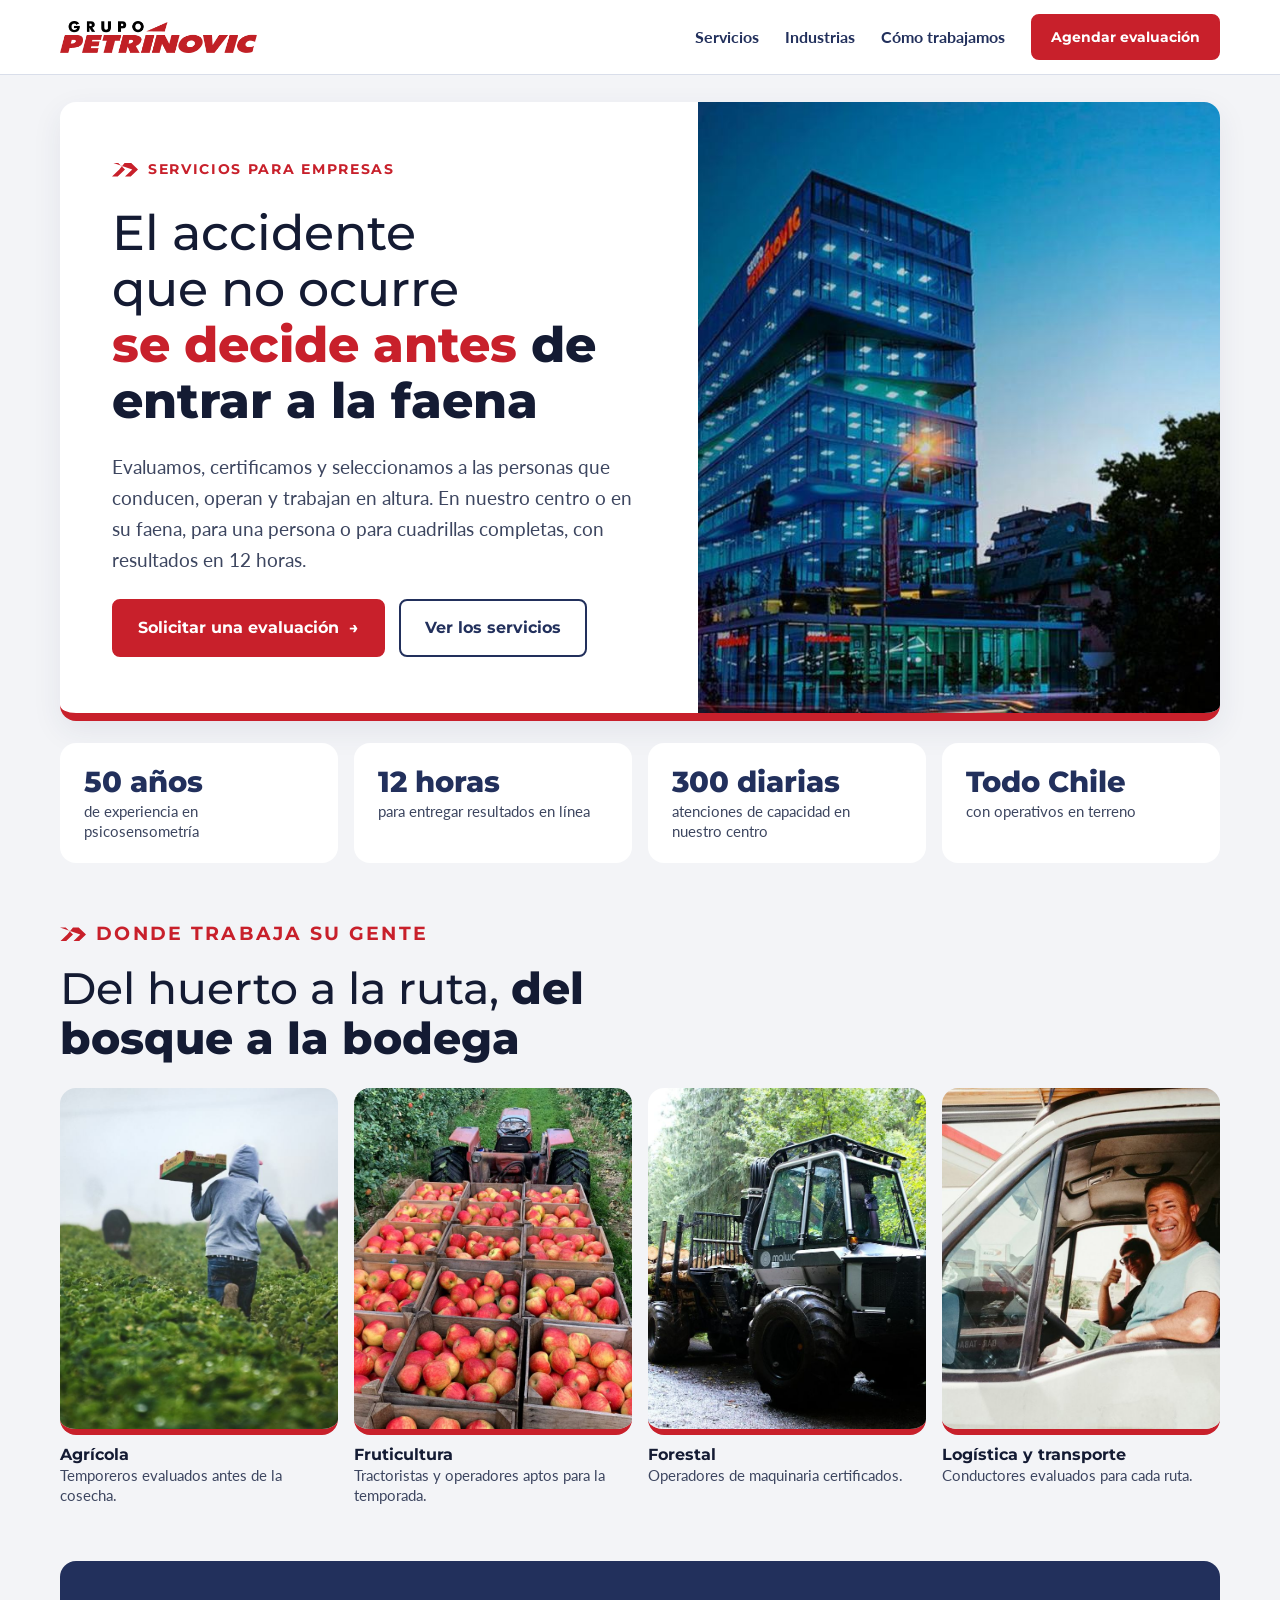
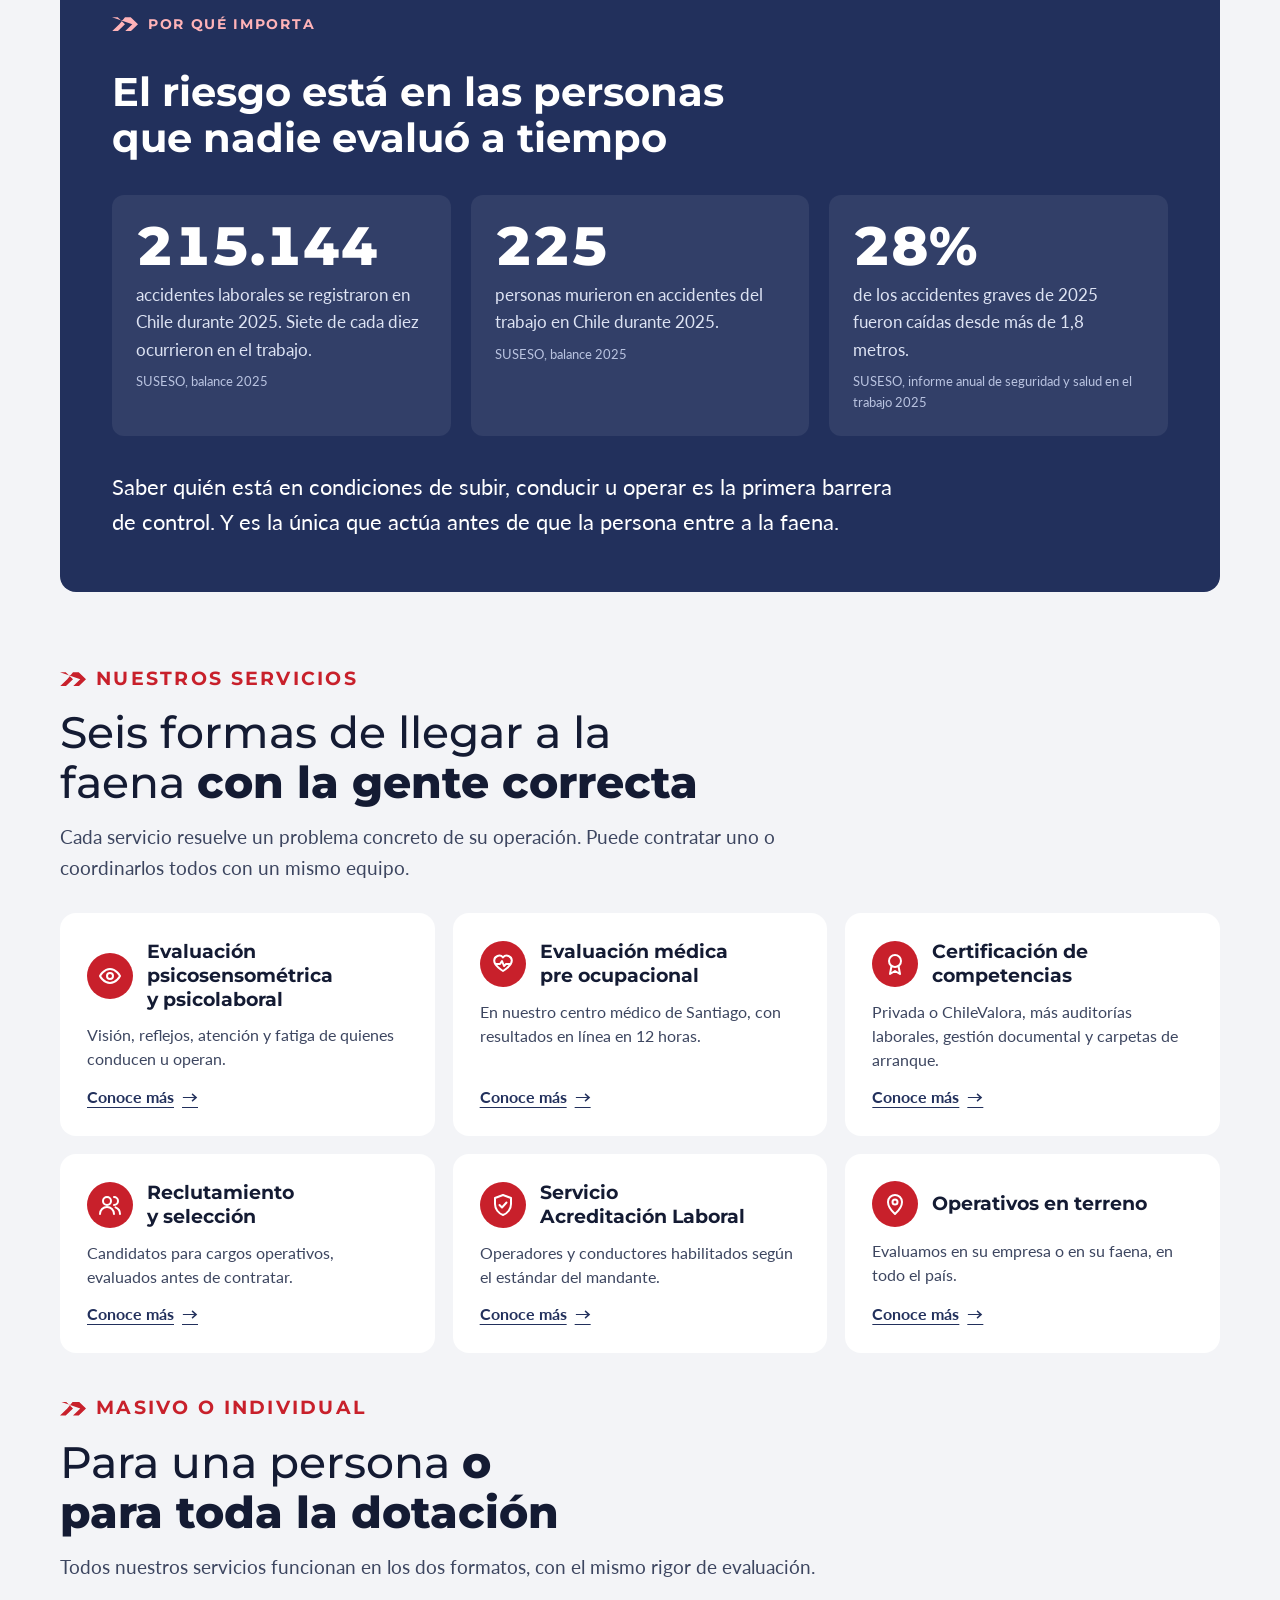
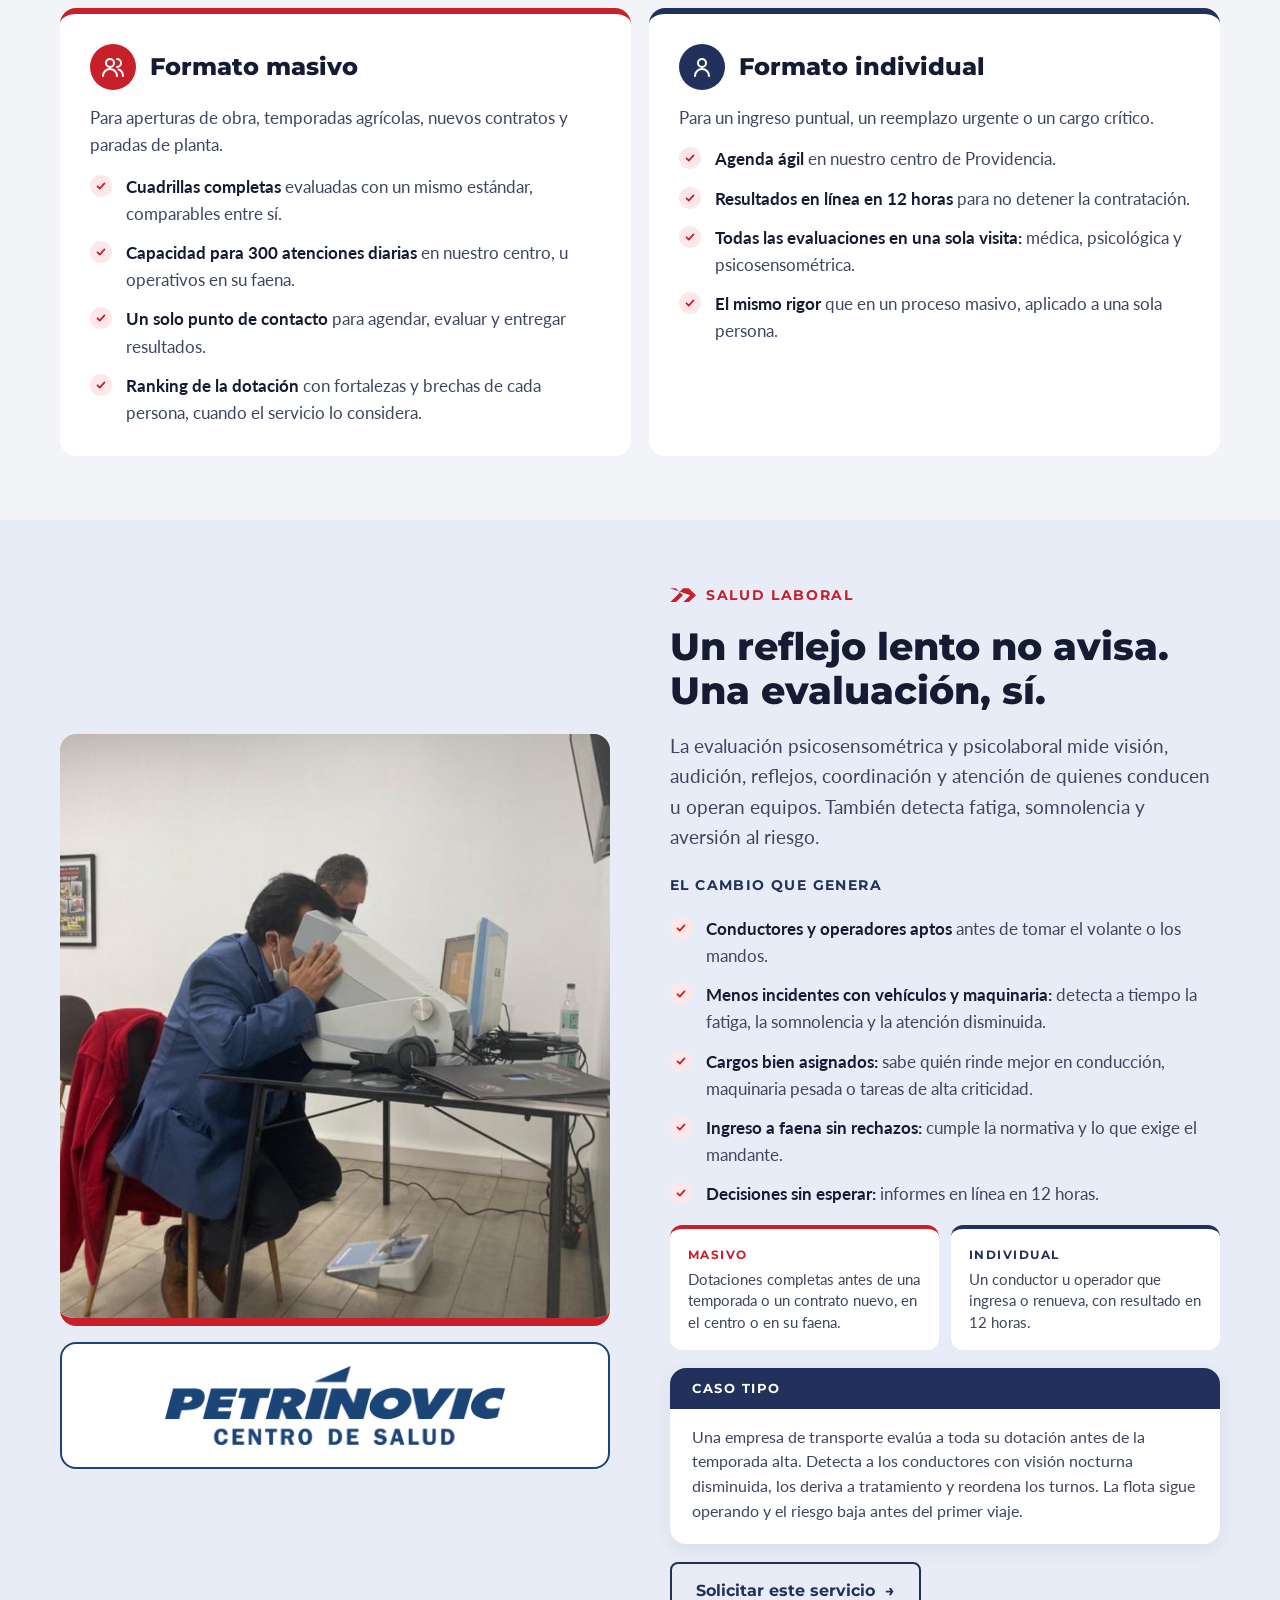
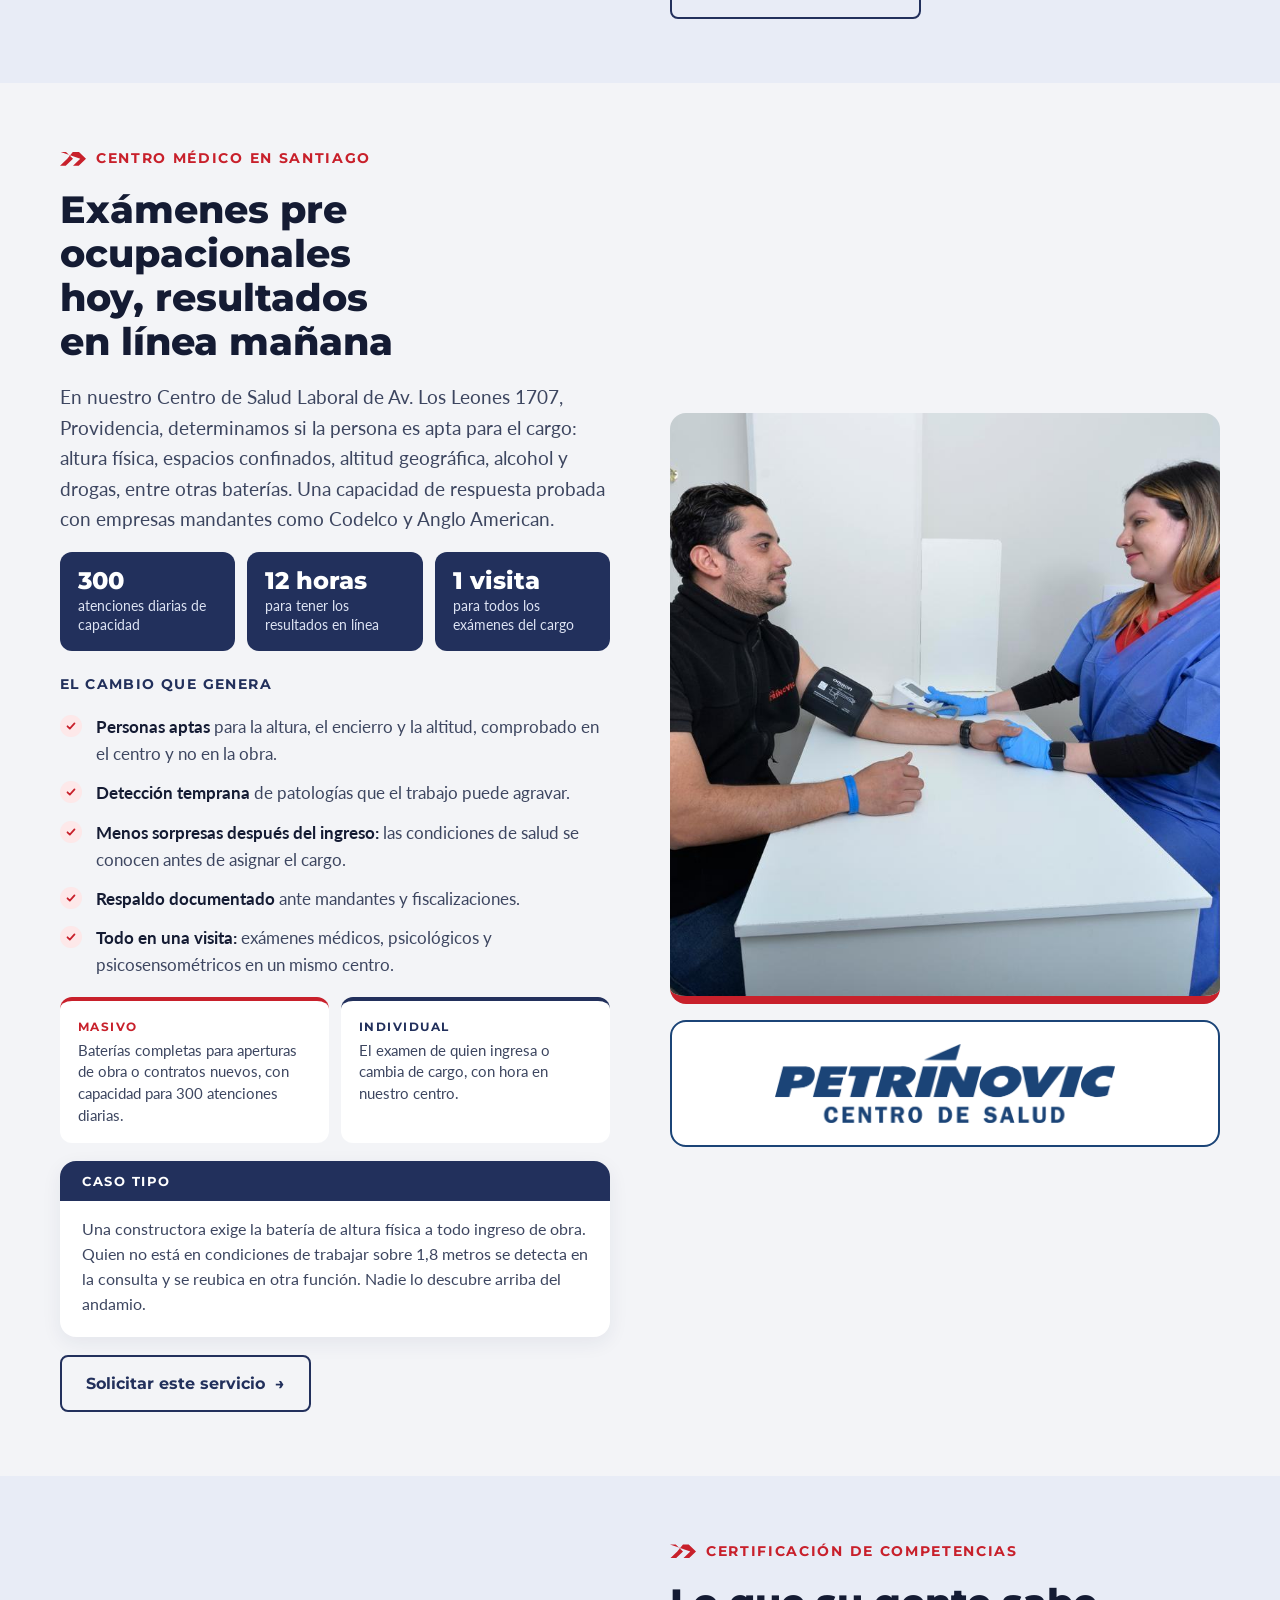
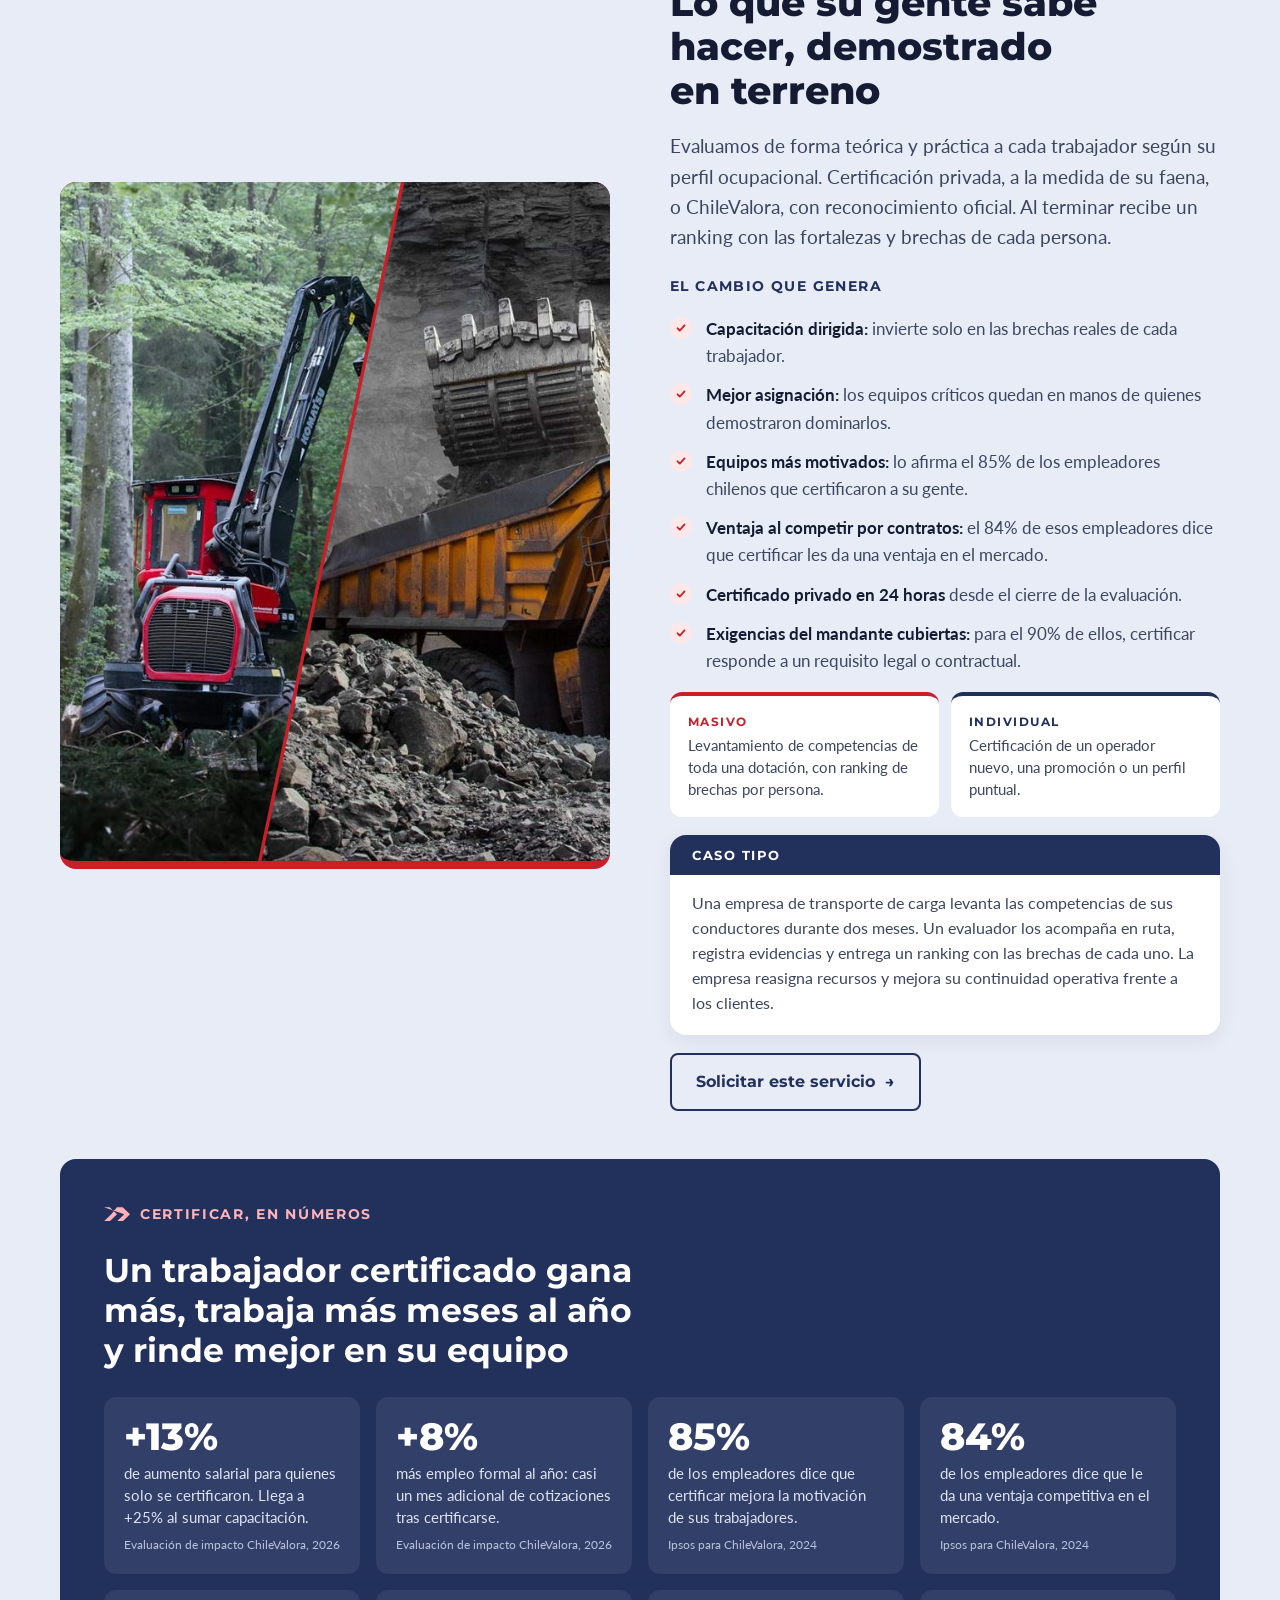
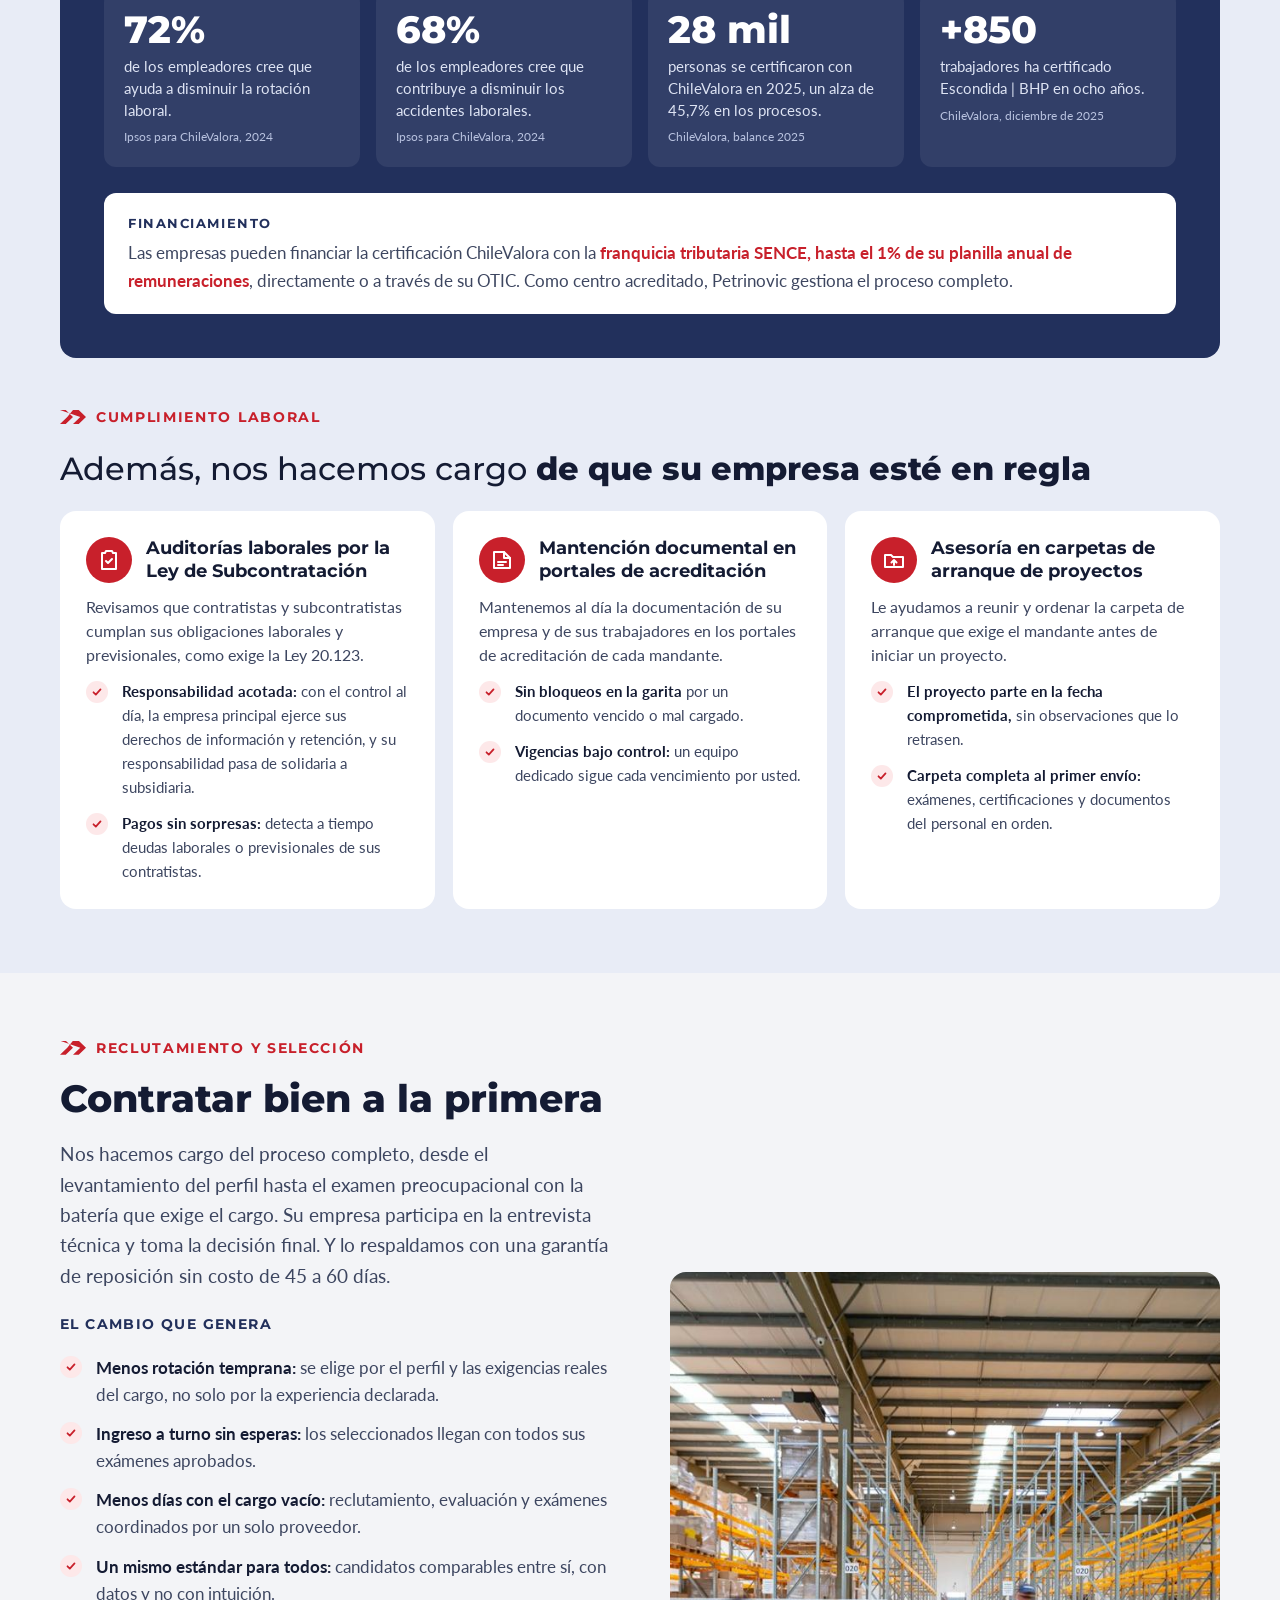
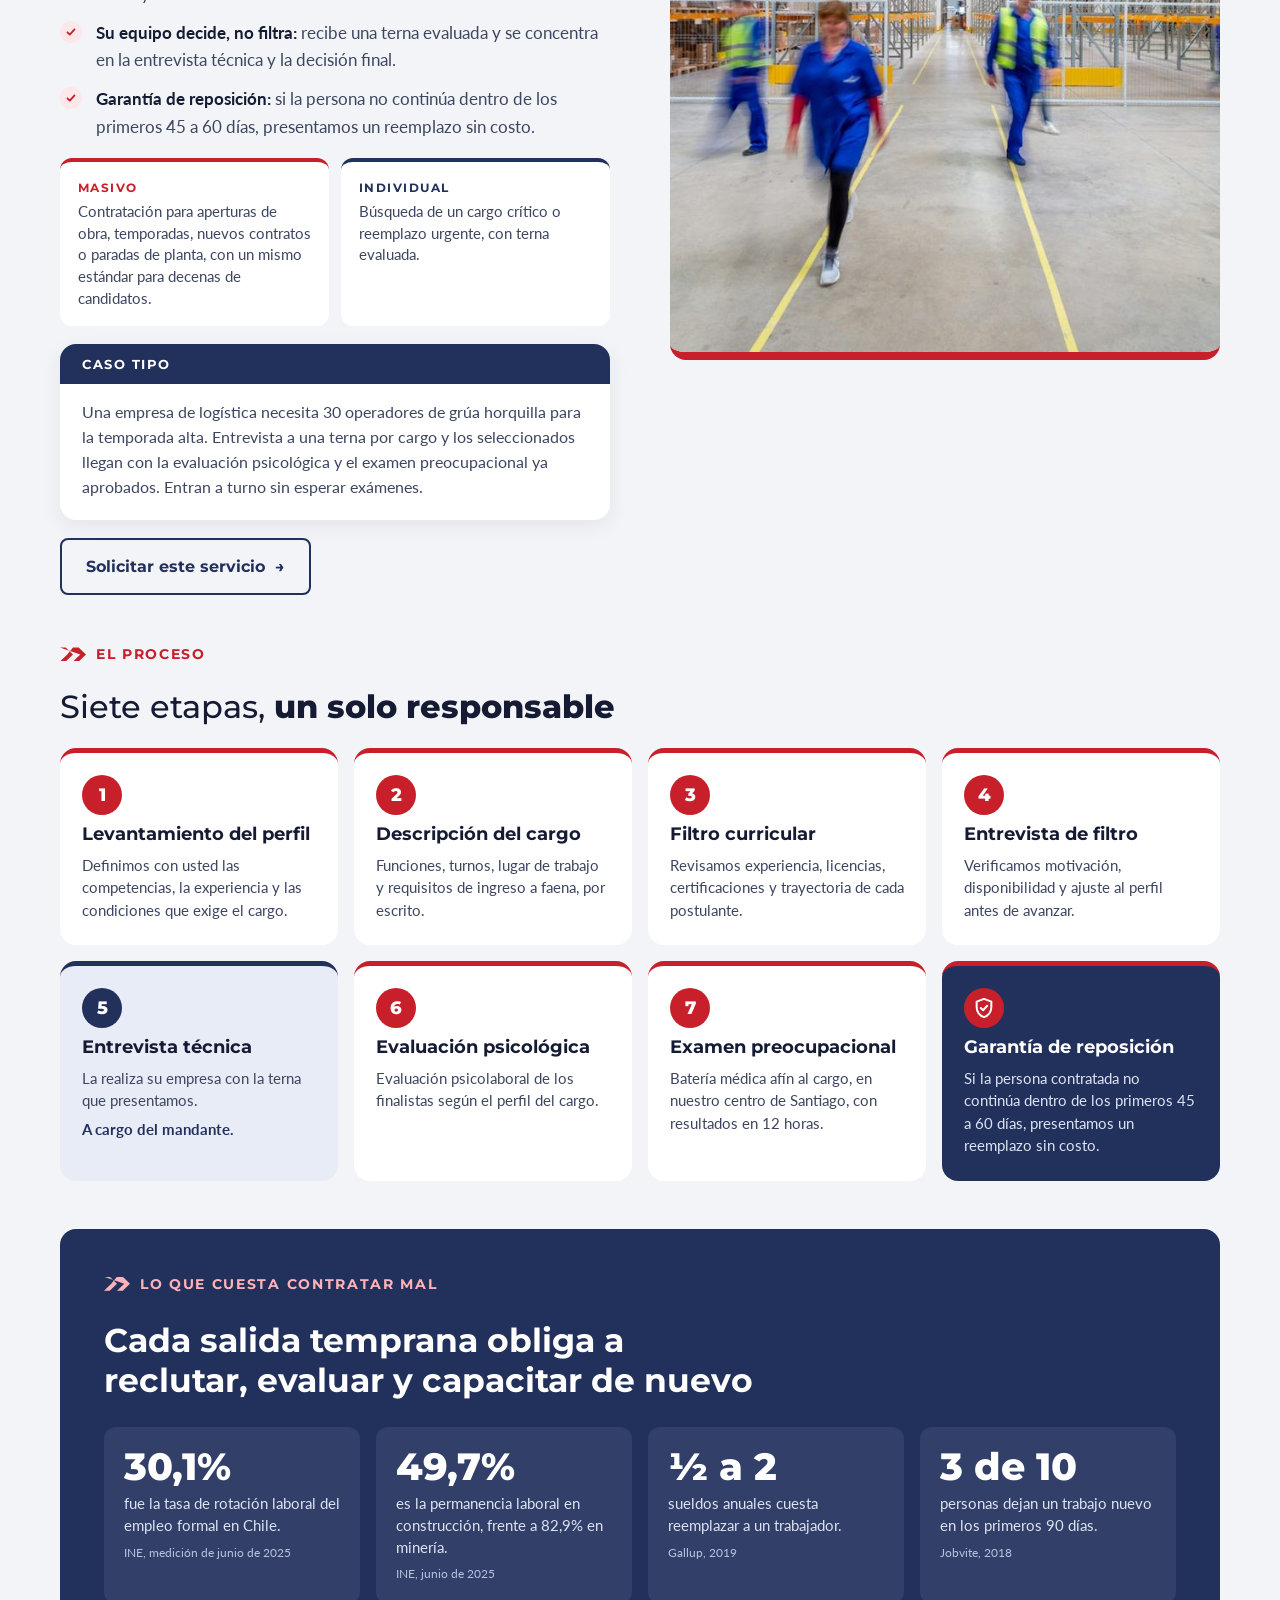
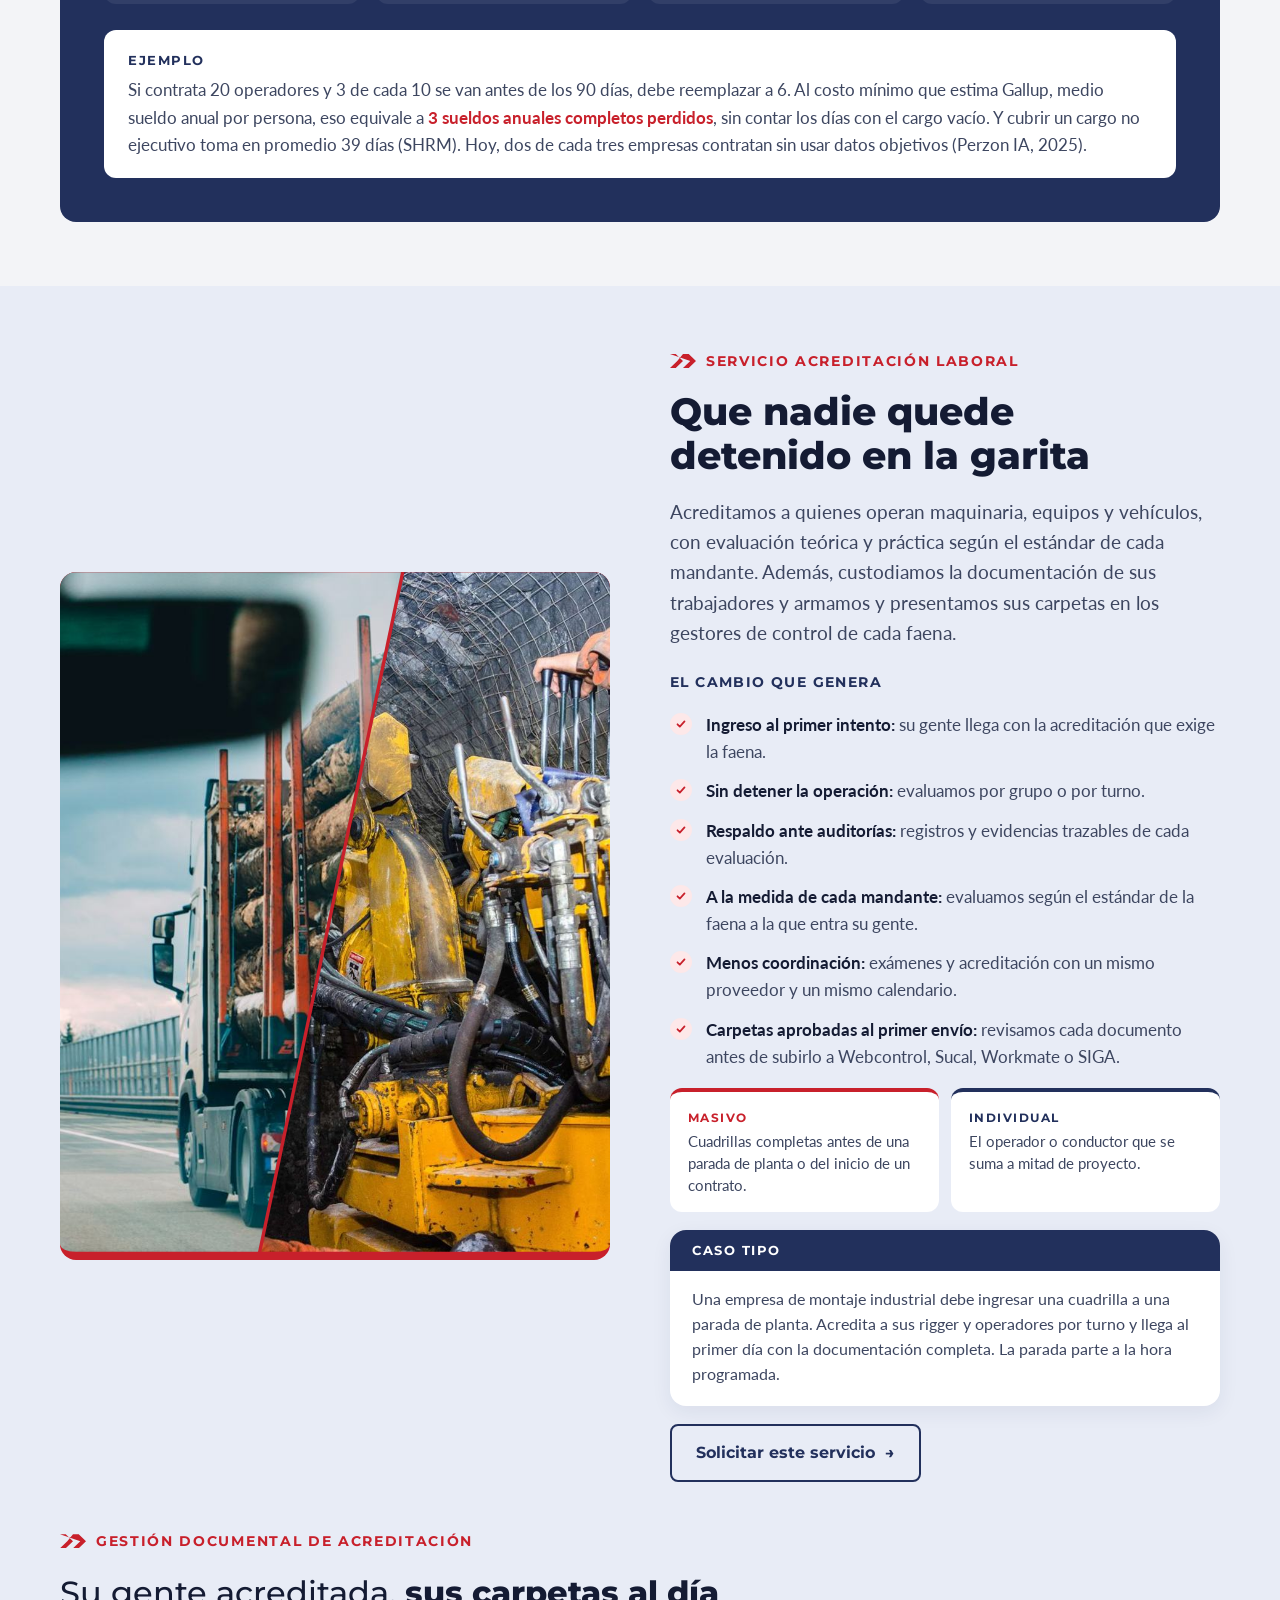
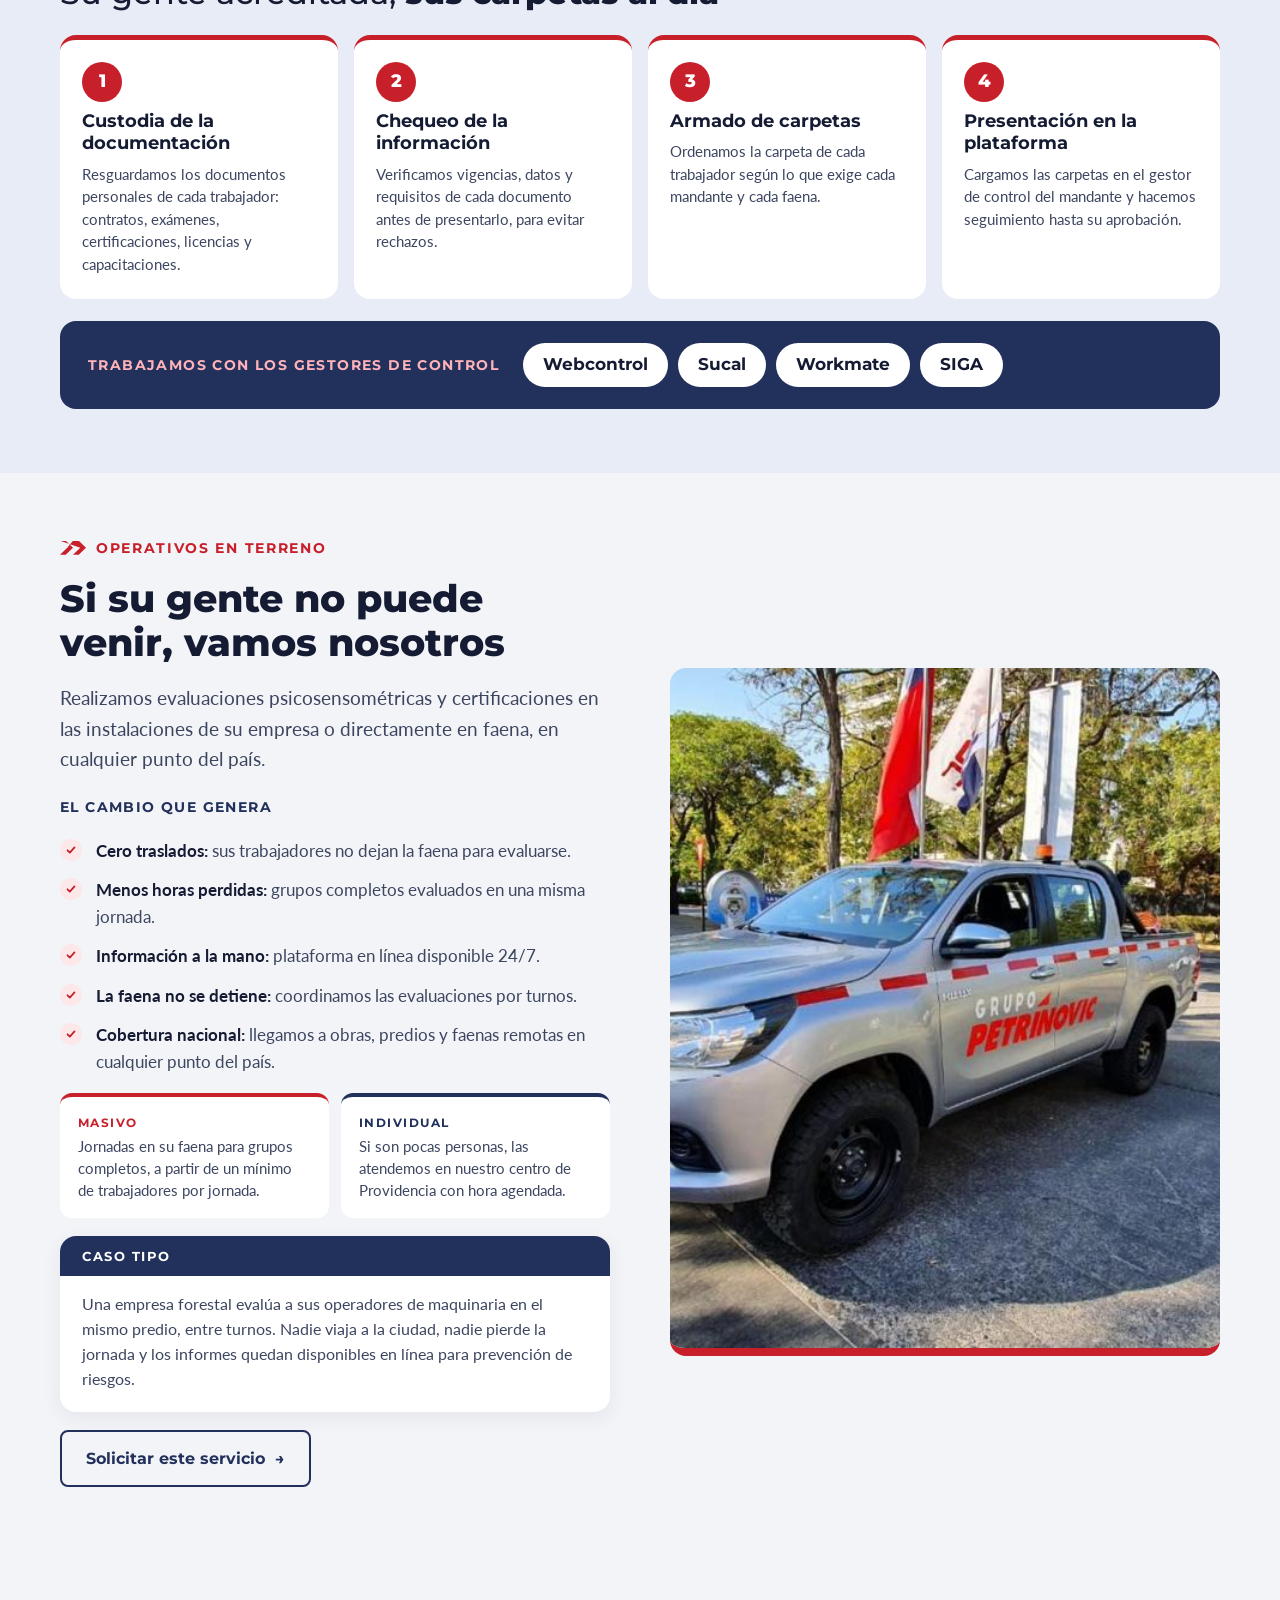
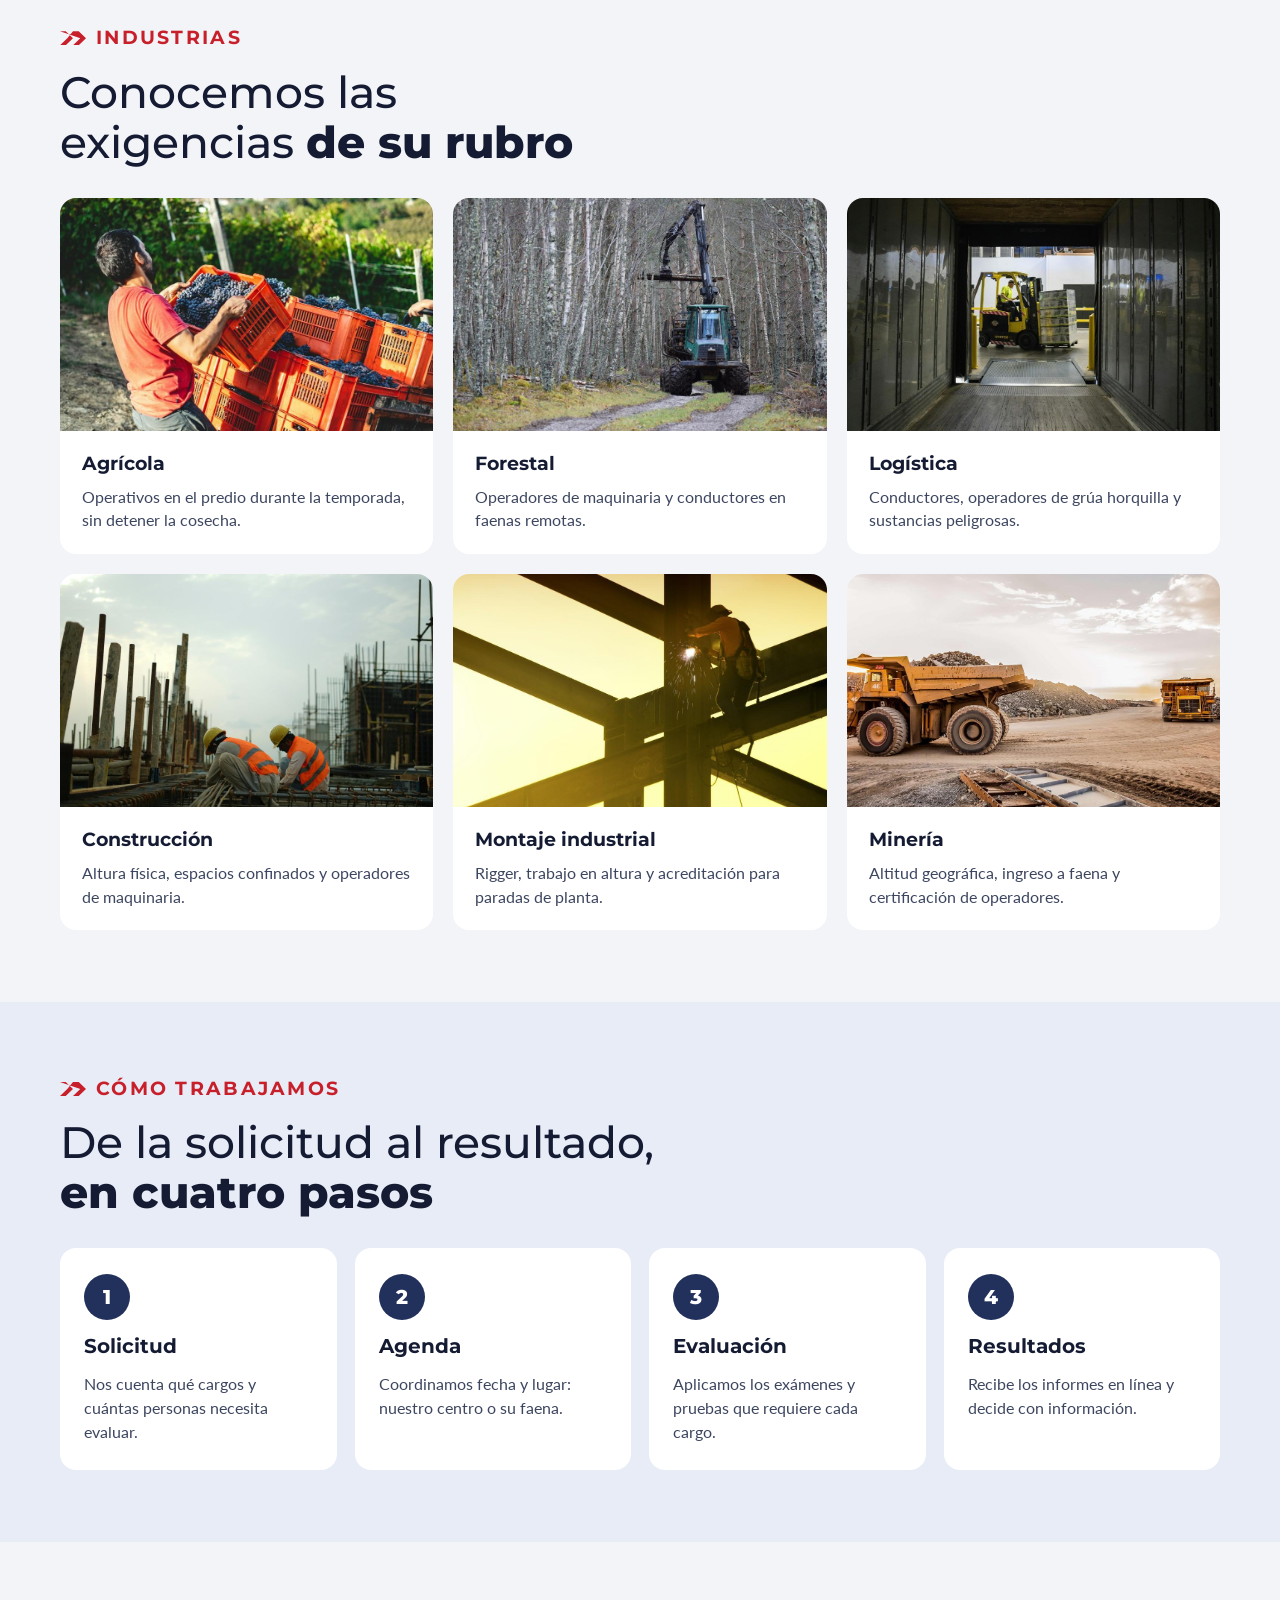
<file: petrinovic/index.html>
<!doctype html>
<html lang="es">
<head>
<meta charset="utf-8">
<meta name="viewport" content="width=device-width, initial-scale=1">
<title>Servicios para empresas | Grupo Petrinovic</title>
<meta name="description" content="Evaluación psicosensométrica y médica, certificación de competencias, reclutamiento, servicio de acreditación laboral y operativos en terreno. Para una persona o para cuadrillas completas, con resultados en 12 horas.">
<meta name="theme-color" content="#22305c">
<link rel="canonical" href="https://surconsultores.org/petrinovic/">
<meta property="og:type" content="website">
<meta property="og:locale" content="es_CL">
<meta property="og:site_name" content="Grupo Petrinovic">
<meta property="og:title" content="Servicios para empresas | Grupo Petrinovic">
<meta property="og:description" content="Evaluación psicosensométrica y médica, certificación de competencias, reclutamiento, servicio de acreditación laboral y operativos en terreno. Para una persona o para cuadrillas completas, con resultados en 12 horas.">
<meta property="og:url" content="https://surconsultores.org/petrinovic/">
<meta property="og:image" content="https://surconsultores.org/petrinovic/img/vista-previa.jpg">
<meta property="og:image:width" content="1200">
<meta property="og:image:height" content="630">
<meta name="twitter:card" content="summary_large_image">
<link rel="icon" href="/favicon.ico">
<link rel="preconnect" href="https://fonts.googleapis.com">
<link rel="preconnect" href="https://fonts.gstatic.com" crossorigin>
<link rel="stylesheet" href="https://fonts.googleapis.com/css2?family=Montserrat:wght@400..800&family=Lato:wght@400;700&display=swap">
<style>
html{-webkit-text-size-adjust:100%}body{margin:0}img{max-width:100%;height:auto}[hidden]{display:none!important}

/* Concepto: portal de servicios claro, en la línea de los portales de seguridad laboral chilenos:
   fondo gris claro y lavanda, tarjetas blancas redondeadas, bloques azul marino y el rojo Petrinovic
   como acento. Imagen y texto siempre separados. Un solo look claro, a propósito. */
:root{
  color-scheme:light;
  --fondo:#f3f4f7; --suave:#e8ecf6; --blanco:#ffffff; --linea:#d9deea;
  --navy:#22305c; --tinta:#141b33; --texto:#3d4660; --rojo:#c8202b; --rojo-osc:#a81a24; --rosa:#fde8e9;
  --f-titulo:"Montserrat",Helvetica,Arial,sans-serif; --f-texto:"Lato",Helvetica,Arial,sans-serif;
  --r:16px;
}
*{box-sizing:border-box}
html{scroll-behavior:smooth}
body{background:var(--fondo);color:var(--texto);font-family:var(--f-texto);font-size:18px;line-height:1.6}
body::before{content:"";position:fixed;inset:0 0 auto;height:env(safe-area-inset-top,0px);z-index:10;background:var(--blanco)}
img{display:block}
a{color:inherit}
h1,h2,h3,p,ul,ol,figure{margin:0;padding:0}
ul,ol{list-style:none}
h1,h2,h3{font-family:var(--f-titulo);color:var(--tinta);text-wrap:balance}
.in{max-width:1200px;margin:0 auto;padding-left:max(20px,env(safe-area-inset-left,0px));padding-right:max(20px,env(safe-area-inset-right,0px))}
.eyebrow{display:flex;align-items:center;gap:10px;font-family:var(--f-titulo);font-size:14px;font-weight:700;letter-spacing:.12em;text-transform:uppercase;color:var(--rojo)}
.eyebrow::before{content:"";width:26px;height:14px;flex:none;background:var(--rojo);clip-path:polygon(0 0,22% 0,50% 50%,22% 100%,0 100%,28% 50%,50% 0,72% 0,100% 50%,72% 100%,50% 100%,78% 50%)}
.btn{display:inline-flex;align-items:center;gap:10px;font-family:var(--f-titulo);font-weight:700;font-size:16px;text-decoration:none;padding:14px 24px;border-radius:8px;border:2px solid var(--rojo);background:var(--rojo);color:#fff;cursor:pointer;transition:background .15s ease,transform .15s ease}
.btn:hover{background:var(--rojo-osc);border-color:var(--rojo-osc);transform:translateY(-1px)}
.btn.linea{background:transparent;border-color:var(--navy);color:var(--navy)}
.btn.linea:hover{background:var(--navy);color:#fff}
.mas{display:inline-flex;align-items:center;gap:8px;font-weight:700;color:var(--navy);text-decoration:underline;text-underline-offset:4px}
.mas:hover{color:var(--rojo)}
.flecha{display:inline-block;transition:transform .15s ease}
.btn:hover .flecha,.mas:hover .flecha{transform:translateX(4px)}
.btn:focus-visible,.mas:focus-visible,.nav a:focus-visible,.copiar:focus-visible,.card-srv:focus-visible{outline:3px solid var(--navy);outline-offset:3px}
@media (prefers-reduced-motion:reduce){html{scroll-behavior:auto}.btn,.flecha{transition:none}.btn:hover{transform:none}}

/* encabezado */
.barra{position:sticky;top:env(safe-area-inset-top,0px);z-index:9;background:var(--blanco);box-shadow:0 1px 0 var(--linea)}
.barra .in{display:flex;align-items:center;justify-content:space-between;gap:20px;padding-block:14px}
.barra img{height:32px;width:auto}
.marca{display:flex;border-radius:4px}
.marca:focus-visible{outline:3px solid var(--navy);outline-offset:4px}
.nav{display:flex;align-items:center;gap:26px;font-size:16px;font-weight:700}
.nav a{text-decoration:none;color:var(--navy)}
.nav a:hover{color:var(--rojo)}
.nav .btn{padding:10px 18px;font-size:14px;color:#fff}
@media (max-width:820px){.nav a:not(.btn){display:none}.barra img{height:26px}}

/* portada */
.hero{padding-block:28px 0}
.hero-card{background:var(--blanco);border-radius:var(--r);border-bottom:8px solid var(--rojo);display:grid;grid-template-columns:1.1fr .9fr;overflow:hidden;box-shadow:0 10px 30px rgba(34,48,92,.08)}
.hero-t{padding:56px 52px;display:flex;flex-direction:column;gap:24px;justify-content:center;min-width:0}
.hero h1{font-size:clamp(32px,3.8vw,50px);font-weight:500;line-height:1.15}
.hero h1 b{font-weight:800;display:block}
.hero h1 b span{color:var(--rojo)}
.hero .lead{font-size:clamp(17px,1.5vw,20px);max-width:52ch}
.acciones{display:flex;flex-wrap:wrap;gap:14px}
.hero-f{min-height:520px;position:relative}
.hero-f img{position:absolute;inset:0;width:100%;height:100%;object-fit:cover}
@media (max-width:900px){.hero-card{grid-template-columns:1fr}.hero-t{padding:34px 24px}.hero-f{min-height:0;aspect-ratio:16/10;order:-1}}

/* respaldo */
.respaldo{padding-block:22px 0}
.respaldo ul{display:grid;grid-template-columns:repeat(4,1fr);gap:16px}
.respaldo li{background:var(--blanco);border-radius:var(--r);padding:22px 24px;display:flex;flex-direction:column;gap:2px;min-width:0}
.respaldo b{font-family:var(--f-titulo);font-size:clamp(22px,2.3vw,30px);font-weight:800;color:var(--navy);line-height:1.15}
.respaldo span{font-size:15px;line-height:1.35}
@media (max-width:820px){.respaldo ul{grid-template-columns:1fr 1fr;gap:12px}.respaldo li{padding:16px 18px}}

/* galería de rubros */
.galeria{padding-block:56px 0}
.galeria .in{display:flex;flex-direction:column;gap:24px}
.gal-g{display:grid;grid-template-columns:repeat(4,1fr);gap:16px}
.gal-g figure{display:flex;flex-direction:column;gap:10px;min-width:0}
.gal-g img{width:100%;aspect-ratio:4/5;object-fit:cover;border-radius:var(--r);border-bottom:6px solid var(--rojo)}
.gal-g figcaption{font-family:var(--f-titulo);font-size:16px;font-weight:700;color:var(--tinta);line-height:1.3}
.gal-g figcaption span{display:block;font-family:var(--f-texto);font-weight:400;font-size:15px;color:var(--texto)}
@media (max-width:900px){.gal-g{grid-template-columns:1fr 1fr}.gal-g img{aspect-ratio:1/1}}

/* logo del centro de salud, junto a la foto médica */
.logo-cs{margin-top:16px;background:var(--blanco);border:2px solid #1b4477;border-radius:var(--r);padding:22px 28px;display:grid;place-items:center}
.srv-img img.med{aspect-ratio:4/4.3}
@media (max-width:900px){.srv-img img.med{aspect-ratio:16/11}}
.srv-img .logo-cs img{width:min(100%,340px);aspect-ratio:auto;border:0;border-radius:0}

/* centro médico */
.centro{display:grid;grid-template-columns:repeat(3,1fr);gap:12px}
.centro li{background:var(--navy);color:#fff;border-radius:12px;padding:16px 18px;display:flex;flex-direction:column;gap:2px;min-width:0}
.centro b{font-family:var(--f-titulo);font-size:24px;font-weight:800;line-height:1.1}
.centro span{font-size:14px;color:#dde3f3;line-height:1.35}
@media (max-width:560px){.centro{grid-template-columns:1fr}}

/* por qué importa */
.porque{padding-block:56px 0}
.porque-card{background:var(--navy);color:#fff;border-radius:var(--r);padding:52px;display:flex;flex-direction:column;gap:34px}
.porque .eyebrow{color:#ffb3b8}
.porque .eyebrow::before{background:#ffb3b8}
.porque h2{color:#fff;font-size:clamp(26px,3.2vw,40px);font-weight:700;max-width:24ch;line-height:1.15}
.cifras{display:grid;grid-template-columns:repeat(3,1fr);gap:20px}
.cifras li{background:rgba(255,255,255,.07);border-radius:12px;padding:24px;display:flex;flex-direction:column;gap:8px;min-width:0}
.cifras b{font-family:var(--f-titulo);font-weight:800;font-size:clamp(36px,4.2vw,54px);line-height:1;color:#fff;font-variant-numeric:tabular-nums}
.cifras p{font-size:17px;color:#dde3f3}
.cifras small{font-size:13px;color:#b9c3e0}
.porque .cierre{font-size:clamp(18px,1.7vw,22px);max-width:60ch;color:#fff}
@media (max-width:820px){.porque-card{padding:32px 22px}.cifras{grid-template-columns:1fr}}

/* servicios: panorama */
.panorama{padding-block:72px 40px}
.panorama .in{display:flex;flex-direction:column;gap:30px}
.cab{display:flex;flex-direction:column;gap:14px;max-width:760px}
.cab h2{font-size:clamp(28px,3.4vw,44px);font-weight:500;line-height:1.15}
.cab h2 b{font-weight:800}
.cab p{font-size:19px}
.grid-srv{display:grid;grid-template-columns:repeat(3,1fr);gap:18px}
.card-srv{background:var(--blanco);border-radius:var(--r);padding:26px;display:flex;flex-direction:column;gap:12px;text-decoration:none;border:1px solid transparent;transition:border-color .15s ease,box-shadow .15s ease}
.card-srv:hover{border-color:var(--linea);box-shadow:0 10px 26px rgba(34,48,92,.10)}
.card-srv .top{display:flex;align-items:center;gap:14px}
.ico{width:46px;height:46px;flex:none;border-radius:50%;background:var(--rojo);display:grid;place-items:center}
.ico svg{width:24px;height:24px;fill:none;stroke:#fff;stroke-width:2;stroke-linecap:round;stroke-linejoin:round}
.card-srv h3{font-size:19px;font-weight:700;line-height:1.25}
.card-srv p{font-size:16px;line-height:1.5}
.card-srv .mas{margin-top:auto;font-size:16px}
@media (max-width:900px){.grid-srv{grid-template-columns:1fr 1fr}}
@media (max-width:560px){.grid-srv{grid-template-columns:1fr}.panorama{padding-block:48px 24px}}

/* servicios: detalle */
.srv{padding-block:64px;scroll-margin-top:70px}
.srv.alt{background:var(--suave)}
.srv-g{display:grid;grid-template-columns:1fr 1fr;gap:60px;align-items:center}
.srv-img{min-width:0}
.srv-img img{width:100%;aspect-ratio:4/5;object-fit:cover;border-radius:var(--r);border-bottom:8px solid var(--rojo)}
.srv.rev .srv-img{order:2}
.srv-txt{display:flex;flex-direction:column;gap:18px;min-width:0}
.srv-txt h2{font-size:clamp(26px,3vw,40px);font-weight:800;line-height:1.15}
.srv-txt .lead{font-size:19px}
.mini{font-family:var(--f-titulo);font-size:14px;font-weight:700;letter-spacing:.1em;text-transform:uppercase;color:var(--navy);margin-top:4px}
.cambios{display:flex;flex-direction:column;gap:12px}
.cambios li{display:grid;grid-template-columns:24px 1fr;gap:12px;align-items:start;font-size:17px}
.cambios li::before{content:"";width:22px;height:22px;margin-top:2px;border-radius:50%;background:var(--rosa) url("data:image/svg+xml,%3Csvg xmlns='http://www.w3.org/2000/svg' viewBox='0 0 24 24' fill='none' stroke='%23c8202b' stroke-width='3' stroke-linecap='round' stroke-linejoin='round'%3E%3Cpath d='M6 12.5l4 4 8-9'/%3E%3C/svg%3E") center/14px no-repeat}
.cambios b{color:var(--tinta)}
.caso{background:var(--blanco);border-radius:var(--r);overflow:hidden;box-shadow:0 6px 20px rgba(34,48,92,.07)}
.caso span{display:block;background:var(--navy);color:#fff;font-family:var(--f-titulo);font-size:13px;font-weight:700;letter-spacing:.12em;text-transform:uppercase;padding:10px 22px}
.caso p{font-size:16px;line-height:1.55;padding:16px 22px 20px;color:var(--texto)}
.srv-txt .btn{align-self:flex-start}
@media (max-width:900px){.srv{padding-block:44px}.srv-g{grid-template-columns:1fr;gap:26px}.srv.rev .srv-img{order:0}.srv-img img{aspect-ratio:16/11}}

/* dos fotos con corte diagonal */
.duo{position:relative;aspect-ratio:4/5;max-width:100%;border-radius:var(--r);overflow:hidden;border-bottom:8px solid var(--rojo);background:var(--rojo)}
.srv-img .duo img{position:absolute;inset:0;width:100%;height:100%;aspect-ratio:auto;object-fit:cover;border:0;border-radius:0}
.duo .a{clip-path:polygon(0 0,62% 0,36% 100%,0 100%)}
.duo .b{clip-path:polygon(62.625% 0,100% 0,100% 100%,36.625% 100%)}
@media (max-width:900px){.duo{aspect-ratio:16/11}}

/* formatos por servicio */
.formatos{display:grid;grid-template-columns:1fr 1fr;gap:12px}
.formato{background:var(--blanco);border-radius:12px;padding:16px 18px;display:flex;flex-direction:column;gap:4px;border-top:4px solid var(--rojo);min-width:0}
.formato.uno{border-top-color:var(--navy)}
.formato small{font-family:var(--f-titulo);font-size:12px;font-weight:700;letter-spacing:.12em;text-transform:uppercase;color:var(--rojo)}
.formato.uno small{color:var(--navy)}
.formato p{font-size:15px;line-height:1.45}
@media (max-width:560px){.formatos{grid-template-columns:1fr}}

/* masivo o individual */
.modos{padding-block:0 64px}
.modos .in{display:flex;flex-direction:column;gap:26px}
.modos-g{display:grid;grid-template-columns:1fr 1fr;gap:18px}
.modo{background:var(--blanco);border-radius:var(--r);padding:30px;display:flex;flex-direction:column;gap:14px;border-top:6px solid var(--rojo);min-width:0}
.modo.uno{border-top-color:var(--navy)}
.modo .top{display:flex;align-items:center;gap:14px}
.modo.uno .ico{background:var(--navy)}
.modo h3{font-size:24px;font-weight:800}
.modo>p{font-size:17px}
@media (max-width:820px){.modos-g{grid-template-columns:1fr}.modo{padding:24px 20px}.modos{padding-block:0 44px}}

/* proceso de reclutamiento */
.proc-r{margin-top:48px;display:flex;flex-direction:column;gap:22px}
.proc-r h3{font-size:clamp(22px,2.6vw,32px);font-weight:500;line-height:1.2}
.proc-r h3 b{font-weight:800}
.pasos-r{display:grid;grid-template-columns:repeat(4,1fr);gap:16px}
.pasos-r li{background:var(--blanco);border-radius:var(--r);padding:22px 22px 24px;display:flex;flex-direction:column;gap:8px;border-top:5px solid var(--rojo);min-width:0}
.pasos-r .n{width:40px;height:40px;border-radius:50%;background:var(--rojo);color:#fff;display:grid;place-items:center;font-family:var(--f-titulo);font-weight:800;font-size:18px}
.pasos-r b{font-family:var(--f-titulo);font-size:18px;color:var(--tinta);line-height:1.25}
.pasos-r li>span:last-child{font-size:15px;line-height:1.5}
.pasos-r em{display:block;margin-top:6px;font-style:normal;font-weight:700;color:var(--navy)}
.pasos-r .cliente{border-top-color:var(--navy);background:var(--suave)}
.pasos-r .cliente .n{background:var(--navy)}
.pasos-r .garantia{background:var(--navy);border-top-color:var(--rojo)}
.pasos-r .garantia b{color:#fff}
.pasos-r .garantia li>span:last-child,.pasos-r .garantia>span:last-child{color:#dde3f3}
.pasos-r .garantia .n svg{width:22px;height:22px;fill:none;stroke:#fff;stroke-width:2.2;stroke-linecap:round;stroke-linejoin:round}
@media (max-width:900px){.pasos-r{grid-template-columns:1fr 1fr}.proc-r{margin-top:36px}}
@media (max-width:520px){.pasos-r{grid-template-columns:1fr}}

/* gestores de control (acreditaciones) */
.gestores{background:var(--navy);border-radius:var(--r);padding:22px 28px;display:flex;flex-wrap:wrap;align-items:center;gap:14px 24px}
.gestores>span{font-family:var(--f-titulo);font-size:14px;font-weight:700;letter-spacing:.1em;text-transform:uppercase;color:#ffb3b8}
.gestores ul{display:flex;flex-wrap:wrap;gap:10px}
.gestores li{background:var(--blanco);color:var(--tinta);font-family:var(--f-titulo);font-weight:700;font-size:17px;border-radius:999px;padding:8px 20px}
.srv.alt .pasos-r li{background:var(--blanco)}

/* lo que cuesta contratar mal */
.costos{margin-top:48px;background:var(--navy);color:#fff;border-radius:var(--r);padding:44px;display:flex;flex-direction:column;gap:26px}
.costos .eyebrow{color:#ffb3b8}
.costos .eyebrow::before{background:#ffb3b8}
.costos h3{color:#fff;font-size:clamp(22px,2.6vw,34px);font-weight:700;line-height:1.2;max-width:30ch}
.costos-g{display:grid;grid-template-columns:repeat(4,1fr);gap:16px}
.costos-g li{background:rgba(255,255,255,.07);border-radius:12px;padding:20px;display:flex;flex-direction:column;gap:6px;min-width:0}
.costos-g b{font-family:var(--f-titulo);font-weight:800;font-size:clamp(28px,3vw,40px);line-height:1.05;color:#fff}
.costos-g p{font-size:15px;color:#dde3f3;line-height:1.45}
.costos-g small{font-size:12px;color:#b9c3e0}
.ejemplo{background:var(--blanco);color:var(--texto);border-radius:12px;padding:20px 24px;font-size:17px;line-height:1.6}
.ejemplo strong{display:block;font-family:var(--f-titulo);font-size:13px;letter-spacing:.12em;text-transform:uppercase;color:var(--navy);margin-bottom:6px}
.ejemplo b{color:var(--rojo)}
@media (max-width:900px){.costos-g{grid-template-columns:1fr 1fr}.costos{padding:28px 20px;margin-top:36px}}
@media (max-width:520px){.costos-g{grid-template-columns:1fr}}

/* cumplimiento (certificación) */
.cumple{margin-top:48px;display:flex;flex-direction:column;gap:22px}
.cumple h3{font-size:clamp(22px,2.6vw,32px);font-weight:500;line-height:1.2}
.cumple h3 b{font-weight:800}
.cumple-g{display:grid;grid-template-columns:repeat(3,1fr);gap:18px}
.cumple-g>li{background:var(--blanco);border-radius:var(--r);padding:26px;display:flex;flex-direction:column;gap:12px;min-width:0}
.cumple-g .top{display:flex;align-items:center;gap:14px}
.cumple-g h4{margin:0;font-family:var(--f-titulo);font-size:18px;font-weight:700;color:var(--tinta);line-height:1.25}
.cumple-g p{font-size:16px;line-height:1.5}
.cumple-g .cambios li{background:none;padding:0;font-size:15px}
@media (max-width:900px){.cumple-g{grid-template-columns:1fr}.cumple{margin-top:36px}}

/* industrias */
.ind{padding-block:72px}
.ind .in{display:flex;flex-direction:column;gap:30px}
.ind-g{display:grid;grid-template-columns:repeat(3,1fr);gap:20px}
.ind-g li{background:var(--blanco);border-radius:var(--r);overflow:hidden;display:flex;flex-direction:column;min-width:0}
.ind-g img{width:100%;aspect-ratio:16/10;object-fit:cover}
.ind-g div{padding:18px 22px 22px;display:flex;flex-direction:column;gap:6px}
.ind-g b{font-family:var(--f-titulo);font-size:19px;font-weight:700;color:var(--tinta)}
.ind-g span{font-size:16px;line-height:1.45}
@media (max-width:900px){.ind-g{grid-template-columns:1fr 1fr}.ind{padding-block:48px}}
@media (max-width:560px){.ind-g{grid-template-columns:1fr}}

/* proceso */
.proc{padding-block:72px;background:var(--suave)}
.proc .in{display:flex;flex-direction:column;gap:30px}
.pasos{display:grid;grid-template-columns:repeat(4,1fr);gap:18px;counter-reset:paso}
.pasos li{counter-increment:paso;background:var(--blanco);border-radius:var(--r);padding:26px 24px;display:flex;flex-direction:column;gap:10px;min-width:0}
.pasos li::before{content:counter(paso);width:46px;height:46px;border-radius:50%;background:var(--navy);color:#fff;display:grid;place-items:center;font-family:var(--f-titulo);font-weight:800;font-size:20px}
.pasos b{font-family:var(--f-titulo);font-size:20px;font-weight:700;color:var(--tinta)}
.pasos span{font-size:16px;line-height:1.5}
@media (max-width:900px){.pasos{grid-template-columns:1fr 1fr}.proc{padding-block:48px}}
@media (max-width:560px){.pasos{grid-template-columns:1fr}}

/* contacto */
.cta{padding-block:72px}
.cta-card{background:var(--rojo);border-radius:var(--r);padding:52px;display:grid;grid-template-columns:1.1fr .9fr;gap:48px;align-items:center;color:#fff}
.cta .eyebrow{color:#ffd9dc}
.cta .eyebrow::before{background:#ffd9dc}
.cta h2{color:#fff;font-size:clamp(28px,3.6vw,46px);font-weight:800;line-height:1.12;margin-top:14px}
.cta .lead{font-size:20px;color:#ffe9ea;max-width:44ch;margin-top:16px}
.datos{background:var(--blanco);color:var(--tinta);border-radius:12px;padding:6px 24px}
.datos li{display:flex;flex-direction:column;gap:2px;padding:16px 0;border-top:1px solid var(--linea)}
.datos li:first-child{border-top:0}
.datos small{font-family:var(--f-titulo);font-size:12px;font-weight:700;letter-spacing:.12em;text-transform:uppercase;color:var(--texto)}
.datos .v{display:flex;align-items:center;justify-content:space-between;gap:14px;font-size:19px;font-weight:700;overflow-wrap:anywhere}
.datos .v a{color:inherit;text-decoration:none}.datos .v a:hover{color:var(--rojo);text-decoration:underline}
.copiar{flex:none;font:700 13px var(--f-texto);color:var(--navy);background:var(--suave);border:0;border-radius:6px;padding:8px 12px;cursor:pointer}
.copiar:hover{background:var(--linea)}
@media (max-width:900px){.cta-card{grid-template-columns:1fr;padding:32px 22px;gap:26px}.cta{padding-block:48px}}

.pie{background:var(--blanco);padding-block:30px 40px;border-top:1px solid var(--linea)}
.pie .in{display:flex;flex-direction:column;gap:12px}
.pie img{height:28px;width:auto;align-self:flex-start}
.pie p{font-size:14px;max-width:92ch}
</style>
</head>
<body>
<header class="barra">
  <div class="in">
    <a class="marca" href="https://petrinovic.com/" aria-label="Ir al sitio de Grupo Petrinovic"><img src="img/logo-color.png" alt="Grupo Petrinovic"></a>
    <nav class="nav"><a href="#servicios">Servicios</a><a href="#industrias">Industrias</a><a href="#proceso">Cómo trabajamos</a><a class="btn" href="#contacto">Agendar evaluación</a></nav>
  </div>
</header>

<section class="hero">
  <div class="in">
    <div class="hero-card">
      <div class="hero-t">
        <p class="eyebrow">Servicios para empresas</p>
        <h1>El accidente que no ocurre <b><span>se decide antes</span> de entrar a la faena</b></h1>
        <p class="lead">Evaluamos, certificamos y seleccionamos a las personas que conducen, operan y trabajan en altura. En nuestro centro o en su faena, para una persona o para cuadrillas completas, con resultados en 12 horas.</p>
        <div class="acciones"><a class="btn" href="#contacto">Solicitar una evaluación <span class="flecha">→</span></a><a class="btn linea" href="#servicios">Ver los servicios</a></div>
      </div>
      <div class="hero-f"><img src="img/edificio.jpg" alt="Edificio corporativo de Grupo Petrinovic en Providencia"></div>
    </div>
  </div>
</section>

<section class="respaldo">
  <div class="in"><ul>
    <li><b>50 años</b><span>de experiencia en psicosensometría</span></li>
    <li><b>12 horas</b><span>para entregar resultados en línea</span></li>
    <li><b>300 diarias</b><span>atenciones de capacidad en nuestro centro</span></li>
    <li><b>Todo Chile</b><span>con operativos en terreno</span></li>
  </ul></div>
</section>

<section class="galeria">
  <div class="in">
    <div class="cab">
      <p class="eyebrow">Donde trabaja su gente</p>
      <h2>Del huerto a la ruta, <b>del bosque a la bodega</b></h2>
    </div>
    <div class="gal-g">
      <figure><img src="img/gal-cosecha.jpg" alt="Trabajadores de temporada cosechando en un campo"><figcaption>Agrícola<span>Temporeros evaluados antes de la cosecha.</span></figcaption></figure>
      <figure><img src="img/gal-manzanas.jpg" alt="Bins de manzanas recién cosechadas tirados por un tractor en un huerto"><figcaption>Fruticultura<span>Tractoristas y operadores aptos para la temporada.</span></figcaption></figure>
      <figure><img src="img/gal-forestal.jpg" alt="Máquina forestal transportando troncos por un camino de bosque"><figcaption>Forestal<span>Operadores de maquinaria certificados.</span></figcaption></figure>
      <figure><img src="img/gal-chofer.jpg" alt="Conductor sonriente al volante de un vehículo de reparto"><figcaption>Logística y transporte<span>Conductores evaluados para cada ruta.</span></figcaption></figure>
    </div>
  </div>
</section>

<section class="porque">
  <div class="in">
    <div class="porque-card">
      <p class="eyebrow">Por qué importa</p>
      <h2>El riesgo está en las personas que nadie evaluó a tiempo</h2>
      <ul class="cifras">
        <li><b>215.144</b><p>accidentes laborales se registraron en Chile durante 2025. Siete de cada diez ocurrieron en el trabajo.</p><small>SUSESO, balance 2025</small></li>
        <li><b>225</b><p>personas murieron en accidentes del trabajo en Chile durante 2025.</p><small>SUSESO, balance 2025</small></li>
        <li><b>28%</b><p>de los accidentes graves de 2025 fueron caídas desde más de 1,8 metros.</p><small>SUSESO, informe anual de seguridad y salud en el trabajo 2025</small></li>
      </ul>
      <p class="cierre">Saber quién está en condiciones de subir, conducir u operar es la primera barrera de control. Y es la única que actúa antes de que la persona entre a la faena.</p>
    </div>
  </div>
</section>

<section class="panorama" id="servicios">
  <div class="in">
    <div class="cab">
      <p class="eyebrow">Nuestros servicios</p>
      <h2>Seis formas de llegar a la faena <b>con la gente correcta</b></h2>
      <p>Cada servicio resuelve un problema concreto de su operación. Puede contratar uno o coordinarlos todos con un mismo equipo.</p>
    </div>
    <div class="grid-srv">
      <a class="card-srv" href="#s-psico"><div class="top"><span class="ico"><svg viewBox="0 0 24 24"><path d="M2 12s3.6-7 10-7 10 7 10 7-3.6 7-10 7S2 12 2 12z"/><circle cx="12" cy="12" r="3"/></svg></span><h3>Evaluación psicosensométrica y psicolaboral</h3></div><p>Visión, reflejos, atención y fatiga de quienes conducen u operan.</p><span class="mas">Conoce más <span class="flecha">→</span></span></a>
      <a class="card-srv" href="#s-medica"><div class="top"><span class="ico"><svg viewBox="0 0 24 24"><path d="M20.8 8.6a5 5 0 0 0-8.8-3.2 5 5 0 0 0-8.8 3.2c0 5.4 8.8 10.4 8.8 10.4s8.8-5 8.8-10.4z"/><path d="M5 12h4l2-3 2 5 2-2h4"/></svg></span><h3>Evaluación médica pre ocupacional</h3></div><p>En nuestro centro médico de Santiago, con resultados en línea en 12 horas.</p><span class="mas">Conoce más <span class="flecha">→</span></span></a>
      <a class="card-srv" href="#s-cert"><div class="top"><span class="ico"><svg viewBox="0 0 24 24"><circle cx="12" cy="9" r="6"/><path d="M8.5 14 7 22l5-3 5 3-1.5-8"/></svg></span><h3>Certificación de competencias</h3></div><p>Privada o ChileValora, más auditorías laborales, gestión documental y carpetas de arranque.</p><span class="mas">Conoce más <span class="flecha">→</span></span></a>
      <a class="card-srv" href="#s-reclu"><div class="top"><span class="ico"><svg viewBox="0 0 24 24"><circle cx="9" cy="8" r="4"/><path d="M2 21c0-3.9 3.1-7 7-7s7 3.1 7 7"/><path d="M16 4a4 4 0 0 1 0 8"/><path d="M22 21c0-3-1.8-5.6-4.5-6.6"/></svg></span><h3>Reclutamiento y selección</h3></div><p>Candidatos para cargos operativos, evaluados antes de contratar.</p><span class="mas">Conoce más <span class="flecha">→</span></span></a>
      <a class="card-srv" href="#s-acred"><div class="top"><span class="ico"><svg viewBox="0 0 24 24"><path d="M12 2 4 5v6c0 5 3.4 9.4 8 11 4.6-1.6 8-6 8-11V5l-8-3z"/><path d="m8.5 12 2.5 2.5 4.5-5"/></svg></span><h3>Servicio Acreditación Laboral</h3></div><p>Operadores y conductores habilitados según el estándar del mandante.</p><span class="mas">Conoce más <span class="flecha">→</span></span></a>
      <a class="card-srv" href="#s-terreno"><div class="top"><span class="ico"><svg viewBox="0 0 24 24"><path d="M12 22s7-6.3 7-12a7 7 0 0 0-14 0c0 5.7 7 12 7 12z"/><circle cx="12" cy="10" r="2.5"/></svg></span><h3>Operativos en terreno</h3></div><p>Evaluamos en su empresa o en su faena, en todo el país.</p><span class="mas">Conoce más <span class="flecha">→</span></span></a>
    </div>
  </div>
</section>

<section class="modos">
  <div class="in">
    <div class="cab">
      <p class="eyebrow">Masivo o individual</p>
      <h2>Para una persona <b>o para toda la dotación</b></h2>
      <p>Todos nuestros servicios funcionan en los dos formatos, con el mismo rigor de evaluación.</p>
    </div>
    <div class="modos-g">
      <div class="modo">
        <div class="top"><span class="ico"><svg viewBox="0 0 24 24"><circle cx="9" cy="8" r="4"/><path d="M2 21c0-3.9 3.1-7 7-7s7 3.1 7 7"/><path d="M16 4a4 4 0 0 1 0 8"/><path d="M22 21c0-3-1.8-5.6-4.5-6.6"/></svg></span><h3>Formato masivo</h3></div>
        <p>Para aperturas de obra, temporadas agrícolas, nuevos contratos y paradas de planta.</p>
        <ul class="cambios">
          <li><span><b>Cuadrillas completas</b> evaluadas con un mismo estándar, comparables entre sí.</span></li>
          <li><span><b>Capacidad para 300 atenciones diarias</b> en nuestro centro, u operativos en su faena.</span></li>
          <li><span><b>Un solo punto de contacto</b> para agendar, evaluar y entregar resultados.</span></li>
          <li><span><b>Ranking de la dotación</b> con fortalezas y brechas de cada persona, cuando el servicio lo considera.</span></li>
        </ul>
      </div>
      <div class="modo uno">
        <div class="top"><span class="ico"><svg viewBox="0 0 24 24"><circle cx="12" cy="8" r="4"/><path d="M5 21c0-3.9 3.1-7 7-7s7 3.1 7 7"/></svg></span><h3>Formato individual</h3></div>
        <p>Para un ingreso puntual, un reemplazo urgente o un cargo crítico.</p>
        <ul class="cambios">
          <li><span><b>Agenda ágil</b> en nuestro centro de Providencia.</span></li>
          <li><span><b>Resultados en línea en 12 horas</b> para no detener la contratación.</span></li>
          <li><span><b>Todas las evaluaciones en una sola visita:</b> médica, psicológica y psicosensométrica.</span></li>
          <li><span><b>El mismo rigor</b> que en un proceso masivo, aplicado a una sola persona.</span></li>
        </ul>
      </div>
    </div>
  </div>
</section>

<section class="srv alt" id="s-psico">
  <div class="in srv-g">
    <figure class="srv-img"><img src="img/psico.jpg" alt="Trabajador rindiendo una evaluación psicosensométrica en un gabinete Petrinovic" class="med"><div class="logo-cs"><img src="img/logo-centro-salud.png" alt="Petrinovic Centro de Salud"></div></figure>
    <div class="srv-txt">
      <p class="eyebrow">Salud laboral</p>
      <h2>Un reflejo lento no avisa. Una evaluación, sí.</h2>
      <p class="lead">La evaluación psicosensométrica y psicolaboral mide visión, audición, reflejos, coordinación y atención de quienes conducen u operan equipos. También detecta fatiga, somnolencia y aversión al riesgo.</p>
      <p class="mini">El cambio que genera</p>
      <ul class="cambios">
        <li><span><b>Conductores y operadores aptos</b> antes de tomar el volante o los mandos.</span></li>
        <li><span><b>Menos incidentes con vehículos y maquinaria:</b> detecta a tiempo la fatiga, la somnolencia y la atención disminuida.</span></li>
        <li><span><b>Cargos bien asignados:</b> sabe quién rinde mejor en conducción, maquinaria pesada o tareas de alta criticidad.</span></li>
        <li><span><b>Ingreso a faena sin rechazos:</b> cumple la normativa y lo que exige el mandante.</span></li>
        <li><span><b>Decisiones sin esperar:</b> informes en línea en 12 horas.</span></li>
      </ul>
      <div class="formatos">
        <div class="formato"><small>Masivo</small><p>Dotaciones completas antes de una temporada o un contrato nuevo, en el centro o en su faena.</p></div>
        <div class="formato uno"><small>Individual</small><p>Un conductor u operador que ingresa o renueva, con resultado en 12 horas.</p></div>
      </div>
      <div class="caso"><span>Caso tipo</span><p>Una empresa de transporte evalúa a toda su dotación antes de la temporada alta. Detecta a los conductores con visión nocturna disminuida, los deriva a tratamiento y reordena los turnos. La flota sigue operando y el riesgo baja antes del primer viaje.</p></div>
      <a class="btn linea" href="#contacto">Solicitar este servicio <span class="flecha">→</span></a>
    </div>
  </div>
</section>

<section class="srv rev" id="s-medica">
  <div class="in srv-g">
    <figure class="srv-img"><img src="img/medica.jpg" alt="Profesional de salud tomando la presión a un trabajador" class="med"><div class="logo-cs"><img src="img/logo-centro-salud.png" alt="Petrinovic Centro de Salud"></div></figure>
    <div class="srv-txt">
      <p class="eyebrow">Centro médico en Santiago</p>
      <h2>Exámenes pre ocupacionales hoy, resultados en línea mañana</h2>
      <p class="lead">En nuestro Centro de Salud Laboral de Av. Los Leones 1707, Providencia, determinamos si la persona es apta para el cargo: altura física, espacios confinados, altitud geográfica, alcohol y drogas, entre otras baterías. Una capacidad de respuesta probada con empresas mandantes como Codelco y Anglo American.</p>
      <ul class="centro">
        <li><b>300</b><span>atenciones diarias de capacidad</span></li>
        <li><b>12 horas</b><span>para tener los resultados en línea</span></li>
        <li><b>1 visita</b><span>para todos los exámenes del cargo</span></li>
      </ul>
      <p class="mini">El cambio que genera</p>
      <ul class="cambios">
        <li><span><b>Personas aptas</b> para la altura, el encierro y la altitud, comprobado en el centro y no en la obra.</span></li>
        <li><span><b>Detección temprana</b> de patologías que el trabajo puede agravar.</span></li>
        <li><span><b>Menos sorpresas después del ingreso:</b> las condiciones de salud se conocen antes de asignar el cargo.</span></li>
        <li><span><b>Respaldo documentado</b> ante mandantes y fiscalizaciones.</span></li>
        <li><span><b>Todo en una visita:</b> exámenes médicos, psicológicos y psicosensométricos en un mismo centro.</span></li>
      </ul>
      <div class="formatos">
        <div class="formato"><small>Masivo</small><p>Baterías completas para aperturas de obra o contratos nuevos, con capacidad para 300 atenciones diarias.</p></div>
        <div class="formato uno"><small>Individual</small><p>El examen de quien ingresa o cambia de cargo, con hora en nuestro centro.</p></div>
      </div>
      <div class="caso"><span>Caso tipo</span><p>Una constructora exige la batería de altura física a todo ingreso de obra. Quien no está en condiciones de trabajar sobre 1,8 metros se detecta en la consulta y se reubica en otra función. Nadie lo descubre arriba del andamio.</p></div>
      <a class="btn linea" href="#contacto">Solicitar este servicio <span class="flecha">→</span></a>
    </div>
  </div>
</section>

<section class="srv alt" id="s-cert">
  <div class="in srv-g">
    <figure class="srv-img"><div class="duo"><img class="a" src="img/cert-forestal.jpg" alt="Cosechadora forestal operando en un bosque" style="object-position:72% 50%"><img class="b" src="img/camion.jpg" alt="Camión minero cargado por una pala en faena" style="object-position:30% 50%"></div></figure>
    <div class="srv-txt">
      <p class="eyebrow">Certificación de competencias</p>
      <h2>Lo que su gente sabe hacer, demostrado en terreno</h2>
      <p class="lead">Evaluamos de forma teórica y práctica a cada trabajador según su perfil ocupacional. Certificación privada, a la medida de su faena, o ChileValora, con reconocimiento oficial. Al terminar recibe un ranking con las fortalezas y brechas de cada persona.</p>
      <p class="mini">El cambio que genera</p>
      <ul class="cambios">
        <li><span><b>Capacitación dirigida:</b> invierte solo en las brechas reales de cada trabajador.</span></li>
        <li><span><b>Mejor asignación:</b> los equipos críticos quedan en manos de quienes demostraron dominarlos.</span></li>
        <li><span><b>Equipos más motivados:</b> lo afirma el 85% de los empleadores chilenos que certificaron a su gente.</span></li>
        <li><span><b>Ventaja al competir por contratos:</b> el 84% de esos empleadores dice que certificar les da una ventaja en el mercado.</span></li>
        <li><span><b>Certificado privado en 24 horas</b> desde el cierre de la evaluación.</span></li>
        <li><span><b>Exigencias del mandante cubiertas:</b> para el 90% de ellos, certificar responde a un requisito legal o contractual.</span></li>
      </ul>
      <div class="formatos">
        <div class="formato"><small>Masivo</small><p>Levantamiento de competencias de toda una dotación, con ranking de brechas por persona.</p></div>
        <div class="formato uno"><small>Individual</small><p>Certificación de un operador nuevo, una promoción o un perfil puntual.</p></div>
      </div>
      <div class="caso"><span>Caso tipo</span><p>Una empresa de transporte de carga levanta las competencias de sus conductores durante dos meses. Un evaluador los acompaña en ruta, registra evidencias y entrega un ranking con las brechas de cada uno. La empresa reasigna recursos y mejora su continuidad operativa frente a los clientes.</p></div>
      <a class="btn linea" href="#contacto">Solicitar este servicio <span class="flecha">→</span></a>
    </div>
  </div>
  <div class="in">
    <div class="costos">
      <p class="eyebrow">Certificar, en números</p>
      <h3>Un trabajador certificado gana más, trabaja más meses al año y rinde mejor en su equipo</h3>
      <ul class="costos-g">
        <li><b>+13%</b><p>de aumento salarial para quienes solo se certificaron. Llega a +25% al sumar capacitación.</p><small>Evaluación de impacto ChileValora, 2026</small></li>
        <li><b>+8%</b><p>más empleo formal al año: casi un mes adicional de cotizaciones tras certificarse.</p><small>Evaluación de impacto ChileValora, 2026</small></li>
        <li><b>85%</b><p>de los empleadores dice que certificar mejora la motivación de sus trabajadores.</p><small>Ipsos para ChileValora, 2024</small></li>
        <li><b>84%</b><p>de los empleadores dice que le da una ventaja competitiva en el mercado.</p><small>Ipsos para ChileValora, 2024</small></li>
        <li><b>72%</b><p>de los empleadores cree que ayuda a disminuir la rotación laboral.</p><small>Ipsos para ChileValora, 2024</small></li>
        <li><b>68%</b><p>de los empleadores cree que contribuye a disminuir los accidentes laborales.</p><small>Ipsos para ChileValora, 2024</small></li>
        <li><b>28 mil</b><p>personas se certificaron con ChileValora en 2025, un alza de 45,7% en los procesos.</p><small>ChileValora, balance 2025</small></li>
        <li><b>+850</b><p>trabajadores ha certificado Escondida | BHP en ocho años.</p><small>ChileValora, diciembre de 2025</small></li>
      </ul>
      <p class="ejemplo"><strong>Financiamiento</strong>Las empresas pueden financiar la certificación ChileValora con la <b>franquicia tributaria SENCE, hasta el 1% de su planilla anual de remuneraciones</b>, directamente o a través de su OTIC. Como centro acreditado, Petrinovic gestiona el proceso completo.</p>
    </div>
  </div>
  <div class="in">
    <div class="cumple">
      <p class="eyebrow">Cumplimiento laboral</p>
      <h3>Además, nos hacemos cargo <b>de que su empresa esté en regla</b></h3>
      <ul class="cumple-g">
        <li>
          <div class="top"><span class="ico"><svg viewBox="0 0 24 24"><path d="M9 3h6l1 2h3v16H5V5h3l1-2z"/><path d="m9 13 2 2 4-4"/></svg></span><h4>Auditorías laborales por la Ley de Subcontratación</h4></div>
          <p>Revisamos que contratistas y subcontratistas cumplan sus obligaciones laborales y previsionales, como exige la Ley 20.123.</p>
          <ul class="cambios">
            <li><span><b>Responsabilidad acotada:</b> con el control al día, la empresa principal ejerce sus derechos de información y retención, y su responsabilidad pasa de solidaria a subsidiaria.</span></li>
            <li><span><b>Pagos sin sorpresas:</b> detecta a tiempo deudas laborales o previsionales de sus contratistas.</span></li>
          </ul>
        </li>
        <li>
          <div class="top"><span class="ico"><svg viewBox="0 0 24 24"><path d="M4 4h10l6 6v10H4z"/><path d="M14 4v6h6"/><path d="M8 14h8M8 17h5"/></svg></span><h4>Mantención documental en portales de acreditación</h4></div>
          <p>Mantenemos al día la documentación de su empresa y de sus trabajadores en los portales de acreditación de cada mandante.</p>
          <ul class="cambios">
            <li><span><b>Sin bloqueos en la garita</b> por un documento vencido o mal cargado.</span></li>
            <li><span><b>Vigencias bajo control:</b> un equipo dedicado sigue cada vencimiento por usted.</span></li>
          </ul>
        </li>
        <li>
          <div class="top"><span class="ico"><svg viewBox="0 0 24 24"><path d="M3 7h6l2 2h10v10H3z"/><path d="M12 12v5M9.5 14.5 12 12l2.5 2.5"/></svg></span><h4>Asesoría en carpetas de arranque de proyectos</h4></div>
          <p>Le ayudamos a reunir y ordenar la carpeta de arranque que exige el mandante antes de iniciar un proyecto.</p>
          <ul class="cambios">
            <li><span><b>El proyecto parte en la fecha comprometida,</b> sin observaciones que lo retrasen.</span></li>
            <li><span><b>Carpeta completa al primer envío:</b> exámenes, certificaciones y documentos del personal en orden.</span></li>
          </ul>
        </li>
      </ul>
    </div>
  </div>
</section>

<section class="srv rev" id="s-reclu">
  <div class="in srv-g">
    <figure class="srv-img"><img src="img/reclu-bodega.jpg" alt="Trabajadores de un centro de distribución caminando entre estanterías"></figure>
    <div class="srv-txt">
      <p class="eyebrow">Reclutamiento y selección</p>
      <h2>Contratar bien a la primera</h2>
      <p class="lead">Nos hacemos cargo del proceso completo, desde el levantamiento del perfil hasta el examen preocupacional con la batería que exige el cargo. Su empresa participa en la entrevista técnica y toma la decisión final. Y lo respaldamos con una garantía de reposición sin costo de 45 a 60 días.</p>
      <p class="mini">El cambio que genera</p>
      <ul class="cambios">
        <li><span><b>Menos rotación temprana:</b> se elige por el perfil y las exigencias reales del cargo, no solo por la experiencia declarada.</span></li>
        <li><span><b>Ingreso a turno sin esperas:</b> los seleccionados llegan con todos sus exámenes aprobados.</span></li>
        <li><span><b>Menos días con el cargo vacío:</b> reclutamiento, evaluación y exámenes coordinados por un solo proveedor.</span></li>
        <li><span><b>Un mismo estándar para todos:</b> candidatos comparables entre sí, con datos y no con intuición.</span></li>
        <li><span><b>Su equipo decide, no filtra:</b> recibe una terna evaluada y se concentra en la entrevista técnica y la decisión final.</span></li>
        <li><span><b>Garantía de reposición:</b> si la persona no continúa dentro de los primeros 45 a 60 días, presentamos un reemplazo sin costo.</span></li>
      </ul>
      <div class="formatos">
        <div class="formato"><small>Masivo</small><p>Contratación para aperturas de obra, temporadas, nuevos contratos o paradas de planta, con un mismo estándar para decenas de candidatos.</p></div>
        <div class="formato uno"><small>Individual</small><p>Búsqueda de un cargo crítico o reemplazo urgente, con terna evaluada.</p></div>
      </div>
      <div class="caso"><span>Caso tipo</span><p>Una empresa de logística necesita 30 operadores de grúa horquilla para la temporada alta. Entrevista a una terna por cargo y los seleccionados llegan con la evaluación psicológica y el examen preocupacional ya aprobados. Entran a turno sin esperar exámenes.</p></div>
      <a class="btn linea" href="#contacto">Solicitar este servicio <span class="flecha">→</span></a>
    </div>
  </div>
  <div class="in">
    <div class="proc-r">
      <p class="eyebrow">El proceso</p>
      <h3>Siete etapas, <b>un solo responsable</b></h3>
      <ol class="pasos-r">
        <li><span class="n">1</span><b>Levantamiento del perfil</b><span>Definimos con usted las competencias, la experiencia y las condiciones que exige el cargo.</span></li>
        <li><span class="n">2</span><b>Descripción del cargo</b><span>Funciones, turnos, lugar de trabajo y requisitos de ingreso a faena, por escrito.</span></li>
        <li><span class="n">3</span><b>Filtro curricular</b><span>Revisamos experiencia, licencias, certificaciones y trayectoria de cada postulante.</span></li>
        <li><span class="n">4</span><b>Entrevista de filtro</b><span>Verificamos motivación, disponibilidad y ajuste al perfil antes de avanzar.</span></li>
        <li class="cliente"><span class="n">5</span><b>Entrevista técnica</b><span>La realiza su empresa con la terna que presentamos. <em>A cargo del mandante.</em></span></li>
        <li><span class="n">6</span><b>Evaluación psicológica</b><span>Evaluación psicolaboral de los finalistas según el perfil del cargo.</span></li>
        <li><span class="n">7</span><b>Examen preocupacional</b><span>Batería médica afín al cargo, en nuestro centro de Santiago, con resultados en 12 horas.</span></li>
        <li class="garantia"><span class="n"><svg viewBox="0 0 24 24"><path d="M12 2 4 5v6c0 5 3.4 9.4 8 11 4.6-1.6 8-6 8-11V5l-8-3z"/><path d="m8.5 12 2.5 2.5 4.5-5"/></svg></span><b>Garantía de reposición</b><span>Si la persona contratada no continúa dentro de los primeros 45 a 60 días, presentamos un reemplazo sin costo.</span></li>
      </ol>
    </div>
    <div class="costos">
      <p class="eyebrow">Lo que cuesta contratar mal</p>
      <h3>Cada salida temprana obliga a reclutar, evaluar y capacitar de nuevo</h3>
      <ul class="costos-g">
        <li><b>30,1%</b><p>fue la tasa de rotación laboral del empleo formal en Chile.</p><small>INE, medición de junio de 2025</small></li>
        <li><b>49,7%</b><p>es la permanencia laboral en construcción, frente a 82,9% en minería.</p><small>INE, junio de 2025</small></li>
        <li><b>½ a 2</b><p>sueldos anuales cuesta reemplazar a un trabajador.</p><small>Gallup, 2019</small></li>
        <li><b>3 de 10</b><p>personas dejan un trabajo nuevo en los primeros 90 días.</p><small>Jobvite, 2018</small></li>
      </ul>
      <p class="ejemplo"><strong>Ejemplo</strong>Si contrata 20 operadores y 3 de cada 10 se van antes de los 90 días, debe reemplazar a 6. Al costo mínimo que estima Gallup, medio sueldo anual por persona, eso equivale a <b>3 sueldos anuales completos perdidos</b>, sin contar los días con el cargo vacío. Y cubrir un cargo no ejecutivo toma en promedio 39 días (SHRM). Hoy, dos de cada tres empresas contratan sin usar datos objetivos (Perzon IA, 2025).</p>
    </div>
  </div>
</section>

<section class="srv alt" id="s-acred">
  <div class="in srv-g">
    <figure class="srv-img"><div class="duo"><img class="a" src="img/acred-camion.jpg" alt="Camión forestal cargado de troncos en una carretera" style="object-position:55% 50%"><img class="b" src="img/perforacion.jpg" alt="Operador junto a un equipo de perforación en mina subterránea" style="object-position:60% 50%"></div></figure>
    <div class="srv-txt">
      <p class="eyebrow">Servicio Acreditación Laboral</p>
      <h2>Que nadie quede detenido en la garita</h2>
      <p class="lead">Acreditamos a quienes operan maquinaria, equipos y vehículos, con evaluación teórica y práctica según el estándar de cada mandante. Además, custodiamos la documentación de sus trabajadores y armamos y presentamos sus carpetas en los gestores de control de cada faena.</p>
      <p class="mini">El cambio que genera</p>
      <ul class="cambios">
        <li><span><b>Ingreso al primer intento:</b> su gente llega con la acreditación que exige la faena.</span></li>
        <li><span><b>Sin detener la operación:</b> evaluamos por grupo o por turno.</span></li>
        <li><span><b>Respaldo ante auditorías:</b> registros y evidencias trazables de cada evaluación.</span></li>
        <li><span><b>A la medida de cada mandante:</b> evaluamos según el estándar de la faena a la que entra su gente.</span></li>
        <li><span><b>Menos coordinación:</b> exámenes y acreditación con un mismo proveedor y un mismo calendario.</span></li>
        <li><span><b>Carpetas aprobadas al primer envío:</b> revisamos cada documento antes de subirlo a Webcontrol, Sucal, Workmate o SIGA.</span></li>
      </ul>
      <div class="formatos">
        <div class="formato"><small>Masivo</small><p>Cuadrillas completas antes de una parada de planta o del inicio de un contrato.</p></div>
        <div class="formato uno"><small>Individual</small><p>El operador o conductor que se suma a mitad de proyecto.</p></div>
      </div>
      <div class="caso"><span>Caso tipo</span><p>Una empresa de montaje industrial debe ingresar una cuadrilla a una parada de planta. Acredita a sus rigger y operadores por turno y llega al primer día con la documentación completa. La parada parte a la hora programada.</p></div>
      <a class="btn linea" href="#contacto">Solicitar este servicio <span class="flecha">→</span></a>
    </div>
  </div>
  <div class="in">
    <div class="proc-r">
      <p class="eyebrow">Gestión documental de acreditación</p>
      <h3>Su gente acreditada, <b>sus carpetas al día</b></h3>
      <ol class="pasos-r">
        <li><span class="n">1</span><b>Custodia de la documentación</b><span>Resguardamos los documentos personales de cada trabajador: contratos, exámenes, certificaciones, licencias y capacitaciones.</span></li>
        <li><span class="n">2</span><b>Chequeo de la información</b><span>Verificamos vigencias, datos y requisitos de cada documento antes de presentarlo, para evitar rechazos.</span></li>
        <li><span class="n">3</span><b>Armado de carpetas</b><span>Ordenamos la carpeta de cada trabajador según lo que exige cada mandante y cada faena.</span></li>
        <li><span class="n">4</span><b>Presentación en la plataforma</b><span>Cargamos las carpetas en el gestor de control del mandante y hacemos seguimiento hasta su aprobación.</span></li>
      </ol>
      <div class="gestores"><span>Trabajamos con los gestores de control</span><ul><li>Webcontrol</li><li>Sucal</li><li>Workmate</li><li>SIGA</li></ul></div>
    </div>
  </div>
</section>

<section class="srv rev" id="s-terreno">
  <div class="in srv-g">
    <figure class="srv-img"><img src="img/terreno.jpg" alt="Camioneta de Grupo Petrinovic para operativos en terreno"></figure>
    <div class="srv-txt">
      <p class="eyebrow">Operativos en terreno</p>
      <h2>Si su gente no puede venir, vamos nosotros</h2>
      <p class="lead">Realizamos evaluaciones psicosensométricas y certificaciones en las instalaciones de su empresa o directamente en faena, en cualquier punto del país.</p>
      <p class="mini">El cambio que genera</p>
      <ul class="cambios">
        <li><span><b>Cero traslados:</b> sus trabajadores no dejan la faena para evaluarse.</span></li>
        <li><span><b>Menos horas perdidas:</b> grupos completos evaluados en una misma jornada.</span></li>
        <li><span><b>Información a la mano:</b> plataforma en línea disponible 24/7.</span></li>
        <li><span><b>La faena no se detiene:</b> coordinamos las evaluaciones por turnos.</span></li>
        <li><span><b>Cobertura nacional:</b> llegamos a obras, predios y faenas remotas en cualquier punto del país.</span></li>
      </ul>
      <div class="formatos">
        <div class="formato"><small>Masivo</small><p>Jornadas en su faena para grupos completos, a partir de un mínimo de trabajadores por jornada.</p></div>
        <div class="formato uno"><small>Individual</small><p>Si son pocas personas, las atendemos en nuestro centro de Providencia con hora agendada.</p></div>
      </div>
      <div class="caso"><span>Caso tipo</span><p>Una empresa forestal evalúa a sus operadores de maquinaria en el mismo predio, entre turnos. Nadie viaja a la ciudad, nadie pierde la jornada y los informes quedan disponibles en línea para prevención de riesgos.</p></div>
      <a class="btn linea" href="#contacto">Solicitar este servicio <span class="flecha">→</span></a>
    </div>
  </div>
</section>

<section class="ind" id="industrias">
  <div class="in">
    <div class="cab">
      <p class="eyebrow">Industrias</p>
      <h2>Conocemos las exigencias <b>de su rubro</b></h2>
    </div>
    <ul class="ind-g">
      <li><img src="img/agricola.jpg" alt="Trabajador cargando cajas de uva en la vendimia"><div><b>Agrícola</b><span>Operativos en el predio durante la temporada, sin detener la cosecha.</span></div></li>
      <li><img src="img/forestal.jpg" alt="Maquinaria forestal trabajando en un bosque"><div><b>Forestal</b><span>Operadores de maquinaria y conductores en faenas remotas.</span></div></li>
      <li><img src="img/logistica.jpg" alt="Grúa horquilla cargando un camión en una bodega"><div><b>Logística</b><span>Conductores, operadores de grúa horquilla y sustancias peligrosas.</span></div></li>
      <li><img src="img/construccion.jpg" alt="Trabajadores en una obra de construcción"><div><b>Construcción</b><span>Altura física, espacios confinados y operadores de maquinaria.</span></div></li>
      <li><img src="img/montaje.jpg" alt="Soldador trabajando en una estructura de acero"><div><b>Montaje industrial</b><span>Rigger, trabajo en altura y acreditación para paradas de planta.</span></div></li>
      <li><img src="img/mineria.jpg" alt="Camión minero en una faena a rajo abierto"><div><b>Minería</b><span>Altitud geográfica, ingreso a faena y certificación de operadores.</span></div></li>
    </ul>
  </div>
</section>

<section class="proc" id="proceso">
  <div class="in">
    <div class="cab">
      <p class="eyebrow">Cómo trabajamos</p>
      <h2>De la solicitud al resultado, <b>en cuatro pasos</b></h2>
    </div>
    <ol class="pasos">
      <li><b>Solicitud</b><span>Nos cuenta qué cargos y cuántas personas necesita evaluar.</span></li>
      <li><b>Agenda</b><span>Coordinamos fecha y lugar: nuestro centro o su faena.</span></li>
      <li><b>Evaluación</b><span>Aplicamos los exámenes y pruebas que requiere cada cargo.</span></li>
      <li><b>Resultados</b><span>Recibe los informes en línea y decide con información.</span></li>
    </ol>
  </div>
</section>

<section class="cta" id="contacto">
  <div class="in">
    <div class="cta-card">
      <div>
        <p class="eyebrow">Demos el primer paso</p>
        <h2>Cuéntenos cuántas personas necesita evaluar</h2>
        <p class="lead">Le respondemos con un plan a la medida de su operación: qué evaluar, dónde y en qué plazo.</p>
      </div>
      <ul class="datos">
        <li><small>Correo</small><div class="v"><a id="dato-correo" href="mailto:fllancafil@petrinovic.com">fllancafil@petrinovic.com</a><button class="copiar" type="button" id="copiar-correo" data-de="dato-correo">Copiar</button></div></li>
        <li><small>Teléfono</small><div class="v"><a id="dato-fono" href="tel:+56948184418">+56 9 4818 4418</a><button class="copiar" type="button" id="copiar-fono" data-de="dato-fono">Copiar</button></div></li>
        <li><small>Centro de Salud Laboral</small><div class="v"><span>Av. Los Leones 1707, Providencia, Santiago</span></div></li>
        <li><small>Sitios web</small><div class="v"><span>www.petrinovic.com<br>www.certificacionespetrinovic.cl</span></div></li>
      </ul>
    </div>
  </div>
</section>

<footer class="pie">
  <div class="in">
    <img src="img/logo-color.png" alt="Grupo Petrinovic">
    <p>Los casos tipo son ejemplos ilustrativos de cómo se aplica cada servicio; no describen a un cliente en particular. Cifras: Superintendencia de Seguridad Social (SUSESO), balance e informe anual de seguridad y salud en el trabajo 2025, publicados en abril de 2026; estudio de valoración de empleadores de Ipsos Chile para ChileValora (2024, la edición más reciente); ChileValora, evaluación de impacto en instaladores eléctricos y de gas (2026) y balance 2025; INE, indicadores de rotación y permanencia laboral, junio de 2025; Gallup (2019) sobre el costo de reemplazar a un trabajador; SHRM, informe de reclutamiento 2025, sobre el tiempo para cubrir un cargo; Jobvite (2018) sobre la rotación en los primeros 90 días; y estudio “El costo invisible del talento” de Perzon IA (2025). El ejemplo de costos es un cálculo ilustrativo con esas cifras.</p>
  </div>
</footer>

<script>
document.querySelectorAll('a[href^="#"]').forEach(function(a){
  a.addEventListener('click',function(e){
    var el=document.getElementById(a.getAttribute('href').slice(1));
    if(el){e.preventDefault();el.scrollIntoView({behavior:'smooth',block:'start'});}
  });
});
document.querySelectorAll('.copiar').forEach(function(b){
  b.addEventListener('click',function(){
    var el=document.getElementById(b.dataset.de),t=el.textContent;
    var listo=function(){b.textContent='Copiado';setTimeout(function(){b.textContent='Copiar';},1600);};
    var sel=function(){var r=document.createRange();r.selectNodeContents(el);var s=getSelection();s.removeAllRanges();s.addRange(r);};
    if(navigator.clipboard&&navigator.clipboard.writeText){navigator.clipboard.writeText(t).then(listo).catch(sel);}else{sel();}
  });
});
</script>
</body>
</html>
</file>
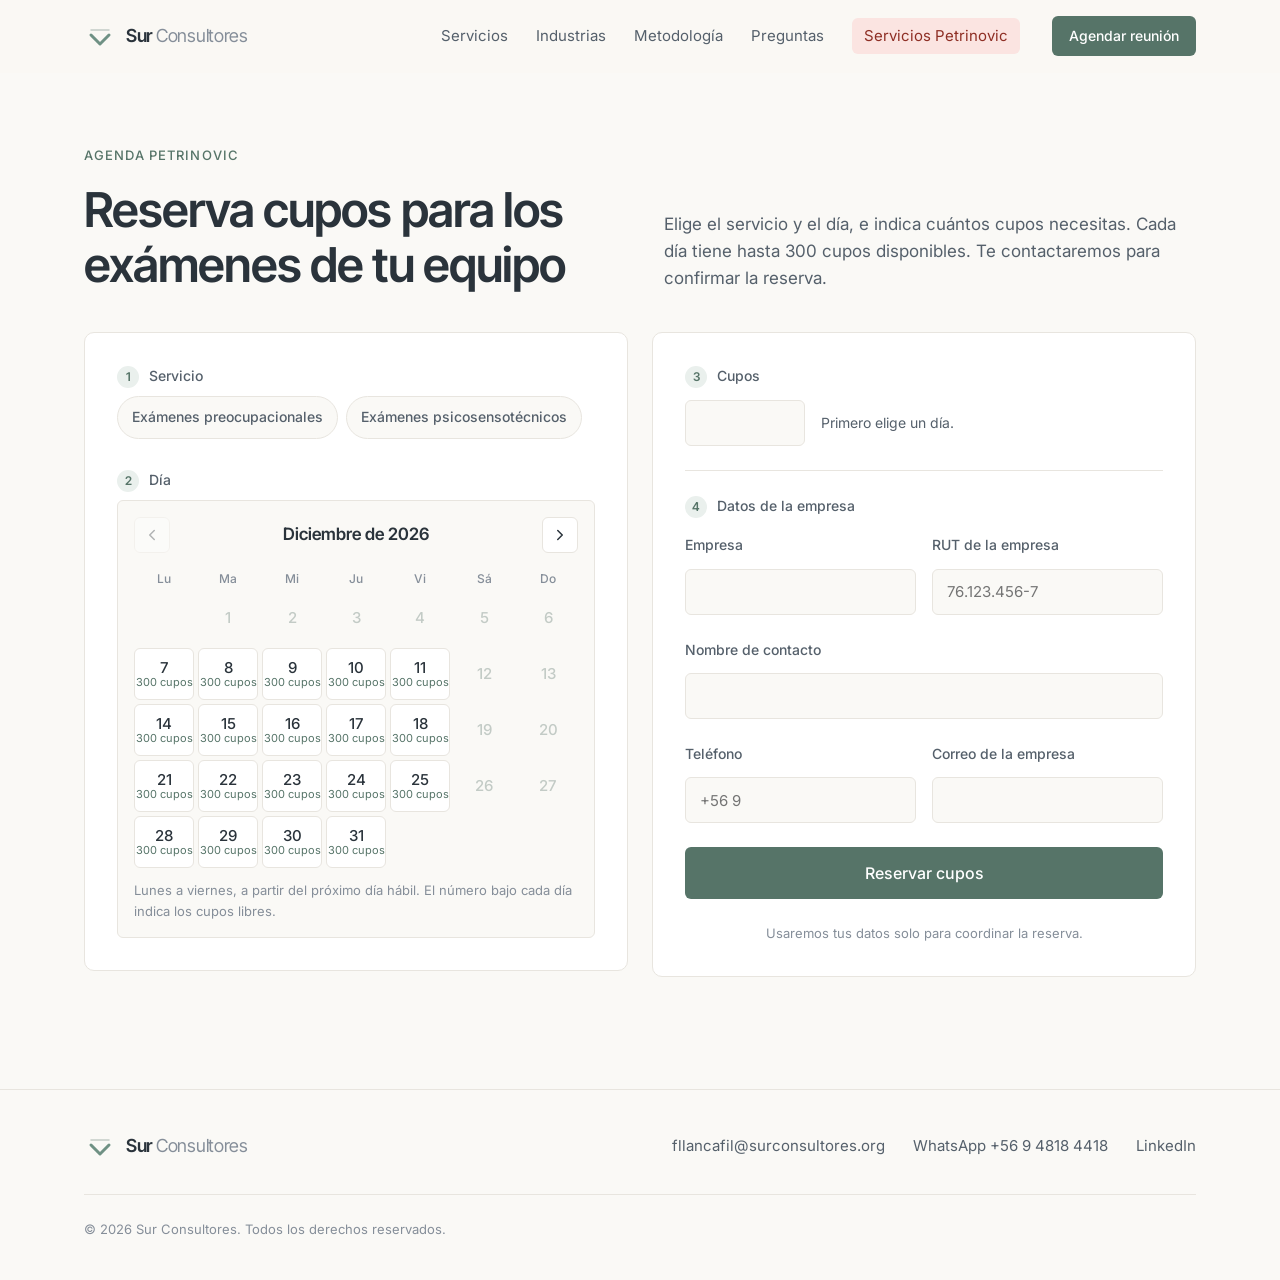
<file: agenda-petrinovic.html>
<!DOCTYPE html>
<html lang="es">
<head>
  <meta charset="UTF-8" />
  <meta name="viewport" content="width=device-width, initial-scale=1.0" />
  <title>Agenda Petrinovic · Sur Consultores</title>
  <meta name="description" content="Reserva cupos para exámenes preocupacionales y psicosensotécnicos de tu equipo en el Centro Salud Laboral Petrinovic." />
  <link rel="icon" href="data:image/svg+xml,<svg xmlns='http://www.w3.org/2000/svg' viewBox='0 0 64 64'><circle cx='32' cy='32' r='32' fill='%23EDEAE3'/><g fill='none' stroke-linecap='round' stroke-linejoin='round'><path d='M19 23h26' stroke='%23BFC7C1' stroke-width='2.5'/><path d='M19 31 32 44 45 31' stroke='%236F9184' stroke-width='5'/></g></svg>" />
  <link rel="preconnect" href="https://fonts.googleapis.com" />
  <link rel="preconnect" href="https://fonts.gstatic.com" crossorigin />
  <link href="https://fonts.googleapis.com/css2?family=Inter:wght@400;500;600&family=Inter+Tight:wght@400;500;600&display=swap" rel="stylesheet" />
  <link rel="stylesheet" href="styles.css?v=20261112b" />
</head>
<body>

  <!-- ============ HEADER ============ -->
  <header class="site-header" id="top">
    <div class="container header-inner">
      <a href="index.html" class="brand" aria-label="Sur Consultores, inicio">
        <svg class="brand-mark" viewBox="0 0 64 64" aria-hidden="true">
          <path class="horizon" d="M14 20h36" />
          <path class="chevron" d="M14 30 32 48 50 30" />
        </svg>
        <span class="brand-name">Sur <span>Consultores</span></span>
      </a>

      <nav class="main-nav" aria-label="Principal">
        <a href="index.html#servicios">Servicios</a>
        <a href="index.html#industrias">Industrias</a>
        <a href="index.html#metodologia">Metodología</a>
        <a href="index.html#preguntas">Preguntas</a>
        <!-- Oculto el 2026-11-12: <a href="agenda-petrinovic.html" class="nav-petrinovic" aria-current="page">Agenda Petrinovic</a> -->
        <a href="petrinovic/" class="nav-petrinovic">Servicios Petrinovic</a>
      </nav>

      <a href="index.html#agendar" class="btn btn-primary btn-sm header-cta">Agendar reunión</a>

      <button class="nav-toggle" aria-label="Abrir menú" aria-expanded="false" aria-controls="mobile-nav">
        <span></span><span></span>
      </button>
    </div>

    <nav class="mobile-nav" id="mobile-nav" aria-label="Menú móvil" hidden>
      <a href="index.html#servicios">Servicios</a>
      <a href="index.html#industrias">Industrias</a>
      <a href="index.html#metodologia">Metodología</a>
      <a href="index.html#preguntas">Preguntas</a>
      <!-- Oculto el 2026-11-12: <a href="agenda-petrinovic.html" class="nav-petrinovic" aria-current="page">Agenda Petrinovic</a> -->
      <a href="petrinovic/" class="nav-petrinovic">Servicios Petrinovic</a>
      <a href="index.html#agendar" class="btn btn-primary">Agendar reunión</a>
    </nav>
  </header>

  <main>

    <!-- ============ AGENDA ============ -->
    <section class="section agenda" aria-labelledby="agenda-title">
      <div class="container">
        <div class="section-head split">
          <div>
            <p class="eyebrow">Agenda Petrinovic</p>
            <h1 id="agenda-title">Reserva cupos para los exámenes de tu equipo</h1>
          </div>
          <p>Elige el servicio y el día, e indica cuántos cupos necesitas. Cada día tiene hasta 300 cupos disponibles. Te contactaremos para confirmar la reserva.</p>
        </div>

        <form class="agenda-form" id="agenda-form" novalidate>
          <div class="form-body agenda-grid">

            <!-- Paso 1 y 2: servicio y día -->
            <div class="agenda-card">
              <fieldset class="field">
                <legend><span class="step-tag">1</span> Servicio</legend>
                <div class="chips">
                  <label class="chip"><input type="radio" name="servicio" value="Exámenes preocupacionales" required /><span>Exámenes preocupacionales</span></label>
                  <label class="chip"><input type="radio" name="servicio" value="Exámenes psicosensotécnicos" /><span>Exámenes psicosensotécnicos</span></label>
                </div>
                <span class="error" aria-live="polite"></span>
              </fieldset>

              <fieldset class="field calendar-field">
                <legend><span class="step-tag">2</span> Día</legend>
                <div class="calendar">
                  <div class="calendar-head">
                    <button type="button" class="calendar-nav" data-mes="-1" aria-label="Mes anterior">
                      <svg viewBox="0 0 24 24" aria-hidden="true"><path d="m15 6-6 6 6 6" /></svg>
                    </button>
                    <p class="calendar-title" aria-live="polite"></p>
                    <button type="button" class="calendar-nav" data-mes="1" aria-label="Mes siguiente">
                      <svg viewBox="0 0 24 24" aria-hidden="true"><path d="m9 6 6 6-6 6" /></svg>
                    </button>
                  </div>
                  <div class="calendar-weekdays" aria-hidden="true">
                    <span>Lu</span><span>Ma</span><span>Mi</span><span>Ju</span><span>Vi</span><span>Sá</span><span>Do</span>
                  </div>
                  <div class="calendar-days" role="radiogroup" aria-label="Días disponibles"></div>
                  <p class="calendar-legend">Lunes a viernes, a partir del próximo día hábil. El número bajo cada día indica los cupos libres.</p>
                </div>
                <input type="hidden" name="fecha" id="fecha" required />
                <span class="error" aria-live="polite"></span>
              </fieldset>
            </div>

            <!-- Paso 3 y 4: cupos y datos -->
            <div class="agenda-card">
              <div class="field">
                <label for="cupos"><span class="step-tag">3</span> Cupos</label>
                <div class="cupos-row">
                  <input id="cupos" name="cupos" type="number" inputmode="numeric" min="1" max="300" step="1" required />
                  <p class="cupos-hint" id="cupos-hint">Primero elige un día.</p>
                </div>
                <span class="error" aria-live="polite"></span>
              </div>

              <p class="agenda-subtitle"><span class="step-tag">4</span> Datos de la empresa</p>

              <div class="field-row">
                <div class="field">
                  <label for="empresa">Empresa</label>
                  <input id="empresa" name="empresa" type="text" autocomplete="organization" required />
                  <span class="error" aria-live="polite"></span>
                </div>
                <div class="field">
                  <label for="rut">RUT de la empresa</label>
                  <input id="rut" name="rut" type="text" inputmode="text" placeholder="76.123.456-7" autocomplete="off" required />
                  <span class="error" aria-live="polite"></span>
                </div>
              </div>

              <div class="field">
                <label for="nombre">Nombre de contacto</label>
                <input id="nombre" name="nombre" type="text" autocomplete="name" required />
                <span class="error" aria-live="polite"></span>
              </div>

              <div class="field-row">
                <div class="field">
                  <label for="telefono">Teléfono</label>
                  <input id="telefono" name="telefono" type="tel" autocomplete="tel" placeholder="+56 9" required />
                  <span class="error" aria-live="polite"></span>
                </div>
                <div class="field">
                  <label for="email">Correo de la empresa</label>
                  <input id="email" name="email" type="email" autocomplete="email" required />
                  <span class="error" aria-live="polite"></span>
                </div>
              </div>

              <!-- Campo trampa: invisible para las personas, los robots lo rellenan -->
              <div class="honeypot" aria-hidden="true">
                <label for="sitio_web">No completar este campo</label>
                <input id="sitio_web" name="sitio_web" type="text" tabindex="-1" autocomplete="off" />
              </div>

              <div class="agenda-summary" id="agenda-summary" hidden></div>

              <button type="submit" class="btn btn-primary btn-block">Reservar cupos</button>
              <p class="form-note">Usaremos tus datos solo para coordinar la reserva.</p>
            </div>
          </div>

          <div class="form-success" hidden tabindex="-1">
            <svg viewBox="0 0 24 24" aria-hidden="true"><circle cx="12" cy="12" r="10"/><path d="m8 12 3 3 5-6"/></svg>
            <h3>¡Reserva recibida!</h3>
            <p>Gracias, <span data-name></span>. Registramos <strong data-detalle></strong>. Te contactaremos para confirmar la reserva.</p>
            <a href="agenda-petrinovic.html" class="btn btn-ghost">Hacer otra reserva</a>
          </div>
        </form>
      </div>
    </section>

  </main>

  <!-- ============ FOOTER ============ -->
  <footer class="site-footer">
    <div class="container footer-inner">
      <a href="index.html" class="brand brand-footer" aria-label="Sur Consultores, inicio">
        <svg class="brand-mark" viewBox="0 0 64 64" aria-hidden="true">
          <path class="horizon" d="M14 20h36" />
          <path class="chevron" d="M14 30 32 48 50 30" />
        </svg>
        <span class="brand-name">Sur <span>Consultores</span></span>
      </a>
      <div class="footer-links">
        <a href="mailto:fllancafil@surconsultores.org">fllancafil@surconsultores.org</a>
        <a href="https://wa.me/56948184418" target="_blank" rel="noopener">WhatsApp +56 9 4818 4418</a>
        <a href="https://www.linkedin.com/in/fernando-llancafil/" target="_blank" rel="noopener">LinkedIn</a>
      </div>
      <p class="copyright">© <span id="year"></span> Sur Consultores. Todos los derechos reservados.</p>
    </div>
  </footer>

  <script src="agenda.js"></script>
</body>
</html>
</file>
<file: styles.css>
/* ==========================================================
   Sur Consultores — Landing page
   ========================================================== */

:root {
  --bg: #FAF9F6;
  --surface: #FFFFFF;
  --ink: #2A333B;
  --ink-2: #55606B;
  --muted: #858E99;
  --line: #E8E5DF;
  --accent: #567468;
  --accent-hover: #46615A;
  --accent-soft: #EAF0ED;
  --deep: #27333A;
  --deep-2: #2F3D45;
  --deep-line: #3D4C54;
  --error: #B4534A;

  /* Colores del isotipo */
  --mark: #6F9184;
  --mark-soft: #C3CBC6;

  --font-body: "Inter", system-ui, -apple-system, "Segoe UI", sans-serif;
  --font-head: "Inter Tight", "Inter", system-ui, sans-serif;

  --radius: 10px;
  --radius-sm: 6px;
  --container: 1160px;
  --header-h: 72px;
}

*, *::before, *::after { box-sizing: border-box; }

html {
  scroll-behavior: smooth;
  scroll-padding-top: calc(var(--header-h) + 8px);
  -webkit-text-size-adjust: 100%;
}

body {
  margin: 0;
  background: var(--bg);
  color: var(--ink);
  font-family: var(--font-body);
  font-size: 16px;
  line-height: 1.6;
  -webkit-font-smoothing: antialiased;
}

h1, h2, h3 {
  font-family: var(--font-head);
  line-height: 1.15;
  letter-spacing: -0.02em;
  margin: 0;
  font-weight: 600;
  text-wrap: balance;
}

p { margin: 0; }
a { color: inherit; text-decoration: none; }
ul, ol { margin: 0; padding: 0; list-style: none; }
img, svg { display: block; }

:focus-visible {
  outline: 2px solid var(--accent);
  outline-offset: 3px;
  border-radius: 4px;
}

.container {
  width: 100%;
  max-width: var(--container);
  margin: 0 auto;
  padding: 0 24px;
}

/* ---------- Buttons ---------- */
.btn {
  display: inline-flex;
  align-items: center;
  justify-content: center;
  gap: 8px;
  height: 48px;
  padding: 0 22px;
  border-radius: var(--radius-sm);
  border: 1px solid transparent;
  font: 500 15px/1 var(--font-body);
  cursor: pointer;
  transition: background-color .2s, border-color .2s, color .2s, transform .2s;
  white-space: nowrap;
}
.btn:active { transform: translateY(1px); }
.btn-sm { height: 40px; padding: 0 16px; font-size: 14px; }
.btn-block { width: 100%; }

.btn-primary { background: var(--accent); color: #fff; }
.btn-primary:hover { background: var(--accent-hover); }

.btn-dark { background: var(--ink); color: #fff; }
.btn-dark:hover { background: #2A313C; }

.btn-ghost { border-color: var(--line); color: var(--ink); background: transparent; }
.btn-ghost:hover { border-color: var(--ink); }

/* ---------- Eyebrow ---------- */
.eyebrow {
  font-size: 13px;
  font-weight: 500;
  letter-spacing: .08em;
  text-transform: uppercase;
  color: var(--accent);
  margin-bottom: 16px;
}
.eyebrow-light { color: #9FBFB2; }

/* ---------- Header ---------- */
.site-header {
  position: sticky;
  top: 0;
  z-index: 50;
  background: rgba(250, 248, 244, .88);
  backdrop-filter: saturate(180%) blur(12px);
  -webkit-backdrop-filter: saturate(180%) blur(12px);
  border-bottom: 1px solid transparent;
  transition: border-color .2s;
}
.site-header.scrolled { border-bottom-color: var(--line); }

.header-inner {
  height: var(--header-h);
  display: flex;
  align-items: center;
  gap: 32px;
}

.brand { display: inline-flex; align-items: center; gap: 10px; }
.brand-mark {
  width: 32px; height: 32px;
  fill: none;
  stroke-linecap: round;
  stroke-linejoin: round;
}
.brand-mark .horizon { stroke: var(--mark-soft); stroke-width: 3; }
.brand-mark .chevron { stroke: var(--mark); stroke-width: 6; }
.brand-name {
  font-family: var(--font-head);
  font-weight: 600;
  font-size: 18px;
  letter-spacing: -0.015em;
}
.brand-name span { font-weight: 400; color: var(--muted); }

.main-nav { display: flex; gap: 28px; margin-left: auto; }
.main-nav a {
  font-size: 15px;
  white-space: nowrap;
  color: var(--ink-2);
  transition: color .2s;
}
.main-nav a:hover { color: var(--ink); }

.nav-toggle {
  display: none;
  margin-left: auto;
  width: 40px; height: 40px;
  border: 0; background: transparent; cursor: pointer;
  position: relative;
}
.nav-toggle span {
  position: absolute; left: 10px; right: 10px; height: 1.5px;
  background: var(--ink); transition: transform .25s, top .25s;
}
.nav-toggle span:first-child { top: 16px; }
.nav-toggle span:last-child { top: 23px; }
.nav-toggle[aria-expanded="true"] span:first-child { top: 19.5px; transform: rotate(45deg); }
.nav-toggle[aria-expanded="true"] span:last-child { top: 19.5px; transform: rotate(-45deg); }

.mobile-nav {
  display: flex;
  flex-direction: column;
  padding: 8px 24px 24px;
  border-bottom: 1px solid var(--line);
  background: var(--bg);
}
.mobile-nav[hidden] { display: none; }
.mobile-nav a:not(.btn) {
  padding: 14px 0;
  border-bottom: 1px solid var(--line);
  font-size: 17px;
}
.mobile-nav .btn { margin-top: 20px; }

/* ---------- Hero ---------- */
.hero {
  position: relative;
  overflow: hidden;
  padding: 96px 0 112px;
}
.hero-contours {
  position: absolute;
  inset: 0 0 0 auto;
  width: 70%;
  height: 100%;
  color: var(--ink);
  opacity: .07;
  pointer-events: none;
}
.hero-grid {
  position: relative;
  display: grid;
  grid-template-columns: minmax(0, 1.5fr) minmax(0, 1fr);
  gap: 72px;
  align-items: end;
}
.hero h1 {
  font-size: clamp(38px, 5.4vw, 64px);
  font-weight: 600;
  letter-spacing: -0.03em;
  max-width: 14ch;
}
.lead {
  margin-top: 24px;
  font-size: 19px;
  color: var(--ink-2);
  max-width: 54ch;
}
.hero-actions { display: flex; flex-wrap: wrap; gap: 12px; margin-top: 36px; }

.hero-card {
  background: var(--surface);
  border: 1px solid var(--line);
  border-radius: var(--radius);
  padding: 28px;
  box-shadow: 0 1px 2px rgba(20, 24, 31, .04), 0 12px 32px -12px rgba(20, 24, 31, .12);
}
.hero-card-label {
  font-family: var(--font-head);
  font-weight: 600;
  font-size: 18px;
  padding-bottom: 16px;
  border-bottom: 1px solid var(--line);
}
.hero-card-list li {
  display: flex;
  justify-content: space-between;
  gap: 16px;
  padding: 14px 0;
  border-bottom: 1px solid var(--line);
  font-size: 15px;
}
.hero-card-list span { color: var(--muted); }
.hero-card-list strong { font-weight: 500; text-align: right; }
.hero-card .btn { margin-top: 24px; }

/* ---------- Sections ---------- */
.section { padding: 112px 0; }

.section-head { margin-bottom: 56px; }
.section-head h2 {
  font-size: clamp(30px, 3.6vw, 44px);
  max-width: 22ch;
}
.section-head.split {
  display: grid;
  grid-template-columns: 1fr 1fr;
  gap: 48px;
  align-items: end;
}
.section-head.split > p {
  color: var(--ink-2);
  font-size: 17px;
  max-width: 48ch;
}

/* ---------- Challenges ---------- */
.challenges { background: var(--surface); border-top: 1px solid var(--line); border-bottom: 1px solid var(--line); }
.challenge-list {
  display: grid;
  grid-template-columns: repeat(4, 1fr);
  border-top: 1px solid var(--ink);
}
.challenge-list li {
  padding: 28px 28px 0 0;
  display: flex;
  flex-direction: column;
  gap: 20px;
}
.challenge-list li + li { padding-left: 28px; border-left: 1px solid var(--line); }
.num {
  font-family: var(--font-head);
  font-size: 14px;
  font-weight: 500;
  color: var(--accent);
}
.challenge-list h3 { font-size: 20px; margin-bottom: 8px; }
.challenge-list p { color: var(--ink-2); font-size: 15px; }

/* ---------- Services ---------- */
.service-grid {
  display: grid;
  grid-template-columns: repeat(3, 1fr);
  gap: 1px;
  background: var(--line);
  border: 1px solid var(--line);
  border-radius: var(--radius);
  overflow: hidden;
}
.service {
  background: var(--bg);
  padding: 36px 32px 40px;
  transition: background-color .25s;
}
.service:hover { background: var(--surface); }
.icon {
  width: 28px; height: 28px;
  fill: none;
  stroke: var(--accent);
  stroke-width: 1.5;
  stroke-linecap: round;
  stroke-linejoin: round;
  margin-bottom: 28px;
}
.service h3 { font-size: 20px; margin-bottom: 10px; }
.service p { color: var(--ink-2); font-size: 15px; }

/* ---------- Industries ---------- */
.industries { background: var(--surface); border-top: 1px solid var(--line); border-bottom: 1px solid var(--line); }
.industry-list {
  display: grid;
  grid-template-columns: repeat(3, 1fr);
  column-gap: 48px;
}
.industry-list li {
  display: flex;
  justify-content: space-between;
  align-items: baseline;
  gap: 16px;
  padding: 26px 0;
  border-top: 1px solid var(--line);
}
.industry-list li:nth-child(-n+3) { border-top-color: var(--ink); }
.industry-list span {
  font-family: var(--font-head);
  font-size: 22px;
  font-weight: 600;
  letter-spacing: -0.02em;
}
.industry-list small { color: var(--muted); font-size: 14px; text-align: right; }

/* ---------- Method ---------- */
.steps {
  display: grid;
  grid-template-columns: repeat(4, 1fr);
  gap: 24px;
  counter-reset: step;
}
.steps li { position: relative; padding-top: 28px; }
.steps li::before {
  content: "";
  position: absolute;
  top: 18px;
  left: 44px;
  right: -24px;
  height: 1px;
  background: var(--line);
}
.steps li:last-child::before { display: none; }
.step-num {
  position: absolute;
  top: 0;
  width: 36px; height: 36px;
  display: grid; place-items: center;
  border-radius: 50%;
  border: 1px solid var(--ink);
  background: var(--bg);
  font: 600 15px/1 var(--font-head);
}
.steps h3 { font-size: 20px; margin: 36px 0 8px; }
.steps p { color: var(--ink-2); font-size: 15px; max-width: 30ch; }

/* ---------- Booking ---------- */
.booking {
  background: var(--deep);
  color: #fff;
}
.booking-grid {
  display: grid;
  grid-template-columns: minmax(0, 1fr) minmax(0, 1.25fr);
  gap: 80px;
  align-items: start;
}
.booking-intro { position: sticky; top: calc(var(--header-h) + 40px); }
.booking-intro h2 { font-size: clamp(32px, 4vw, 48px); max-width: 14ch; }
.booking-intro > p { margin-top: 20px; color: #B7C0CC; font-size: 17px; max-width: 42ch; }

.booking-points { margin-top: 36px; }
.booking-points li {
  display: flex; align-items: center; gap: 12px;
  padding: 12px 0;
  border-top: 1px solid var(--deep-line);
  color: #DCE2EA;
  font-size: 15px;
}
.booking-points li::before {
  content: "";
  width: 16px; height: 16px; flex: none;
  background: no-repeat center / contain url("data:image/svg+xml,%3Csvg xmlns='http://www.w3.org/2000/svg' viewBox='0 0 24 24' fill='none' stroke='%239FBFB2' stroke-width='2.5' stroke-linecap='round' stroke-linejoin='round'%3E%3Cpath d='m5 12 5 5 9-10'/%3E%3C/svg%3E");
}

.booking-contact { margin-top: 36px; font-size: 15px; color: #B7C0CC; }
.booking-contact a { color: #fff; border-bottom: 1px solid var(--deep-line); transition: border-color .2s; }
.booking-contact a:hover { border-color: #9FBFB2; }
.booking-contact .whatsapp {
  display: inline-flex;
  align-items: center;
  gap: 8px;
  margin-top: 14px;
  border-bottom: 0;
  border: 1px solid var(--deep-line);
  border-radius: var(--radius-sm);
  padding: 10px 16px;
}
.booking-contact .whatsapp:hover { border-color: #9FBFB2; }
.booking-contact .whatsapp svg {
  width: 18px; height: 18px;
  fill: none;
  stroke: #9FBFB2;
  stroke-width: 1.6;
  stroke-linecap: round;
  stroke-linejoin: round;
}

.booking-form {
  background: var(--surface);
  color: var(--ink);
  border-radius: var(--radius);
  padding: 40px;
}
.form-body { display: grid; gap: 20px; }
.form-body[hidden] { display: none; }
.field-row { display: grid; grid-template-columns: 1fr 1fr; gap: 16px; }
.field { display: flex; flex-direction: column; gap: 6px; border: 0; margin: 0; padding: 0; min-width: 0; }
.field label, .field legend {
  font-size: 14px;
  font-weight: 500;
  color: var(--ink-2);
  padding: 0;
  margin-bottom: 6px;
}
fieldset.field legend { margin-bottom: 8px; }
.field small { color: var(--muted); font-weight: 400; }

.field input:not([type="radio"]),
.field select,
.field textarea {
  width: 100%;
  height: 46px;
  padding: 0 14px;
  border: 1px solid var(--line);
  border-radius: var(--radius-sm);
  background: var(--bg);
  color: var(--ink);
  font: 15px var(--font-body);
  transition: border-color .2s, background-color .2s, box-shadow .2s;
  appearance: none;
  -webkit-appearance: none;
}
.field select {
  background-image: url("data:image/svg+xml,%3Csvg xmlns='http://www.w3.org/2000/svg' viewBox='0 0 24 24' fill='none' stroke='%236B7280' stroke-width='2' stroke-linecap='round'%3E%3Cpath d='m6 9 6 6 6-6'/%3E%3C/svg%3E");
  background-repeat: no-repeat;
  background-position: right 12px center;
  background-size: 16px;
  padding-right: 40px;
}
.field textarea { height: auto; padding: 12px 14px; resize: vertical; }
.field input:not([type="radio"]):focus,
.field select:focus,
.field textarea:focus {
  outline: none;
  border-color: var(--ink);
  background: var(--surface);
  box-shadow: 0 0 0 3px rgba(20, 24, 31, .08);
}
.field.invalid input,
.field.invalid select { border-color: var(--error); }
.error { font-size: 13px; color: var(--error); min-height: 0; }
.error:empty { display: none; }

/* campo trampa contra robots */
.honeypot {
  position: absolute;
  left: -9999px;
  width: 1px;
  height: 1px;
  overflow: hidden;
}

/* chips */
.chips { display: flex; flex-wrap: wrap; gap: 8px; }
.chip input, .segmented input { position: absolute; opacity: 0; pointer-events: none; }
.chip span {
  display: inline-block;
  padding: 9px 14px;
  border: 1px solid var(--line);
  border-radius: 999px;
  font-size: 14px;
  cursor: pointer;
  background: var(--bg);
  transition: all .2s;
}
.chip span:hover { border-color: var(--ink-2); }
.chip input:checked + span { background: var(--ink); border-color: var(--ink); color: #fff; }
.chip input:focus-visible + span,
.segmented input:focus-visible + span { outline: 2px solid var(--accent); outline-offset: 2px; }

/* segmented */
.segmented {
  display: grid;
  grid-template-columns: 1fr 1fr;
  height: 46px;
  padding: 4px;
  border: 1px solid var(--line);
  border-radius: var(--radius-sm);
  background: var(--bg);
}
.segmented label { display: contents; }
.segmented span {
  display: grid; place-items: center;
  border-radius: 4px;
  font-size: 14px;
  cursor: pointer;
  color: var(--ink-2);
  transition: all .2s;
}
.segmented input:checked + span { background: var(--surface); color: var(--ink); box-shadow: 0 1px 3px rgba(20, 24, 31, .12); font-weight: 500; }

.booking-form .btn { height: 52px; font-size: 16px; margin-top: 4px; }
.booking-form .btn[disabled] { opacity: .7; cursor: progress; }
.form-note { font-size: 13px; color: var(--muted); text-align: center; }

.form-success { text-align: center; padding: 48px 12px; outline: none; }
.form-success svg {
  width: 52px; height: 52px; margin: 0 auto 20px;
  fill: none; stroke: var(--accent); stroke-width: 1.5; stroke-linecap: round; stroke-linejoin: round;
}
.form-success h3 { font-size: 26px; margin-bottom: 12px; }
.form-success p { color: var(--ink-2); max-width: 38ch; margin: 0 auto; }

/* ---------- FAQ ---------- */
.faq-grid {
  display: grid;
  grid-template-columns: minmax(0, 1fr) minmax(0, 1.5fr);
  gap: 80px;
}
.faq-list { border-top: 1px solid var(--ink); }
.faq-list details { border-bottom: 1px solid var(--line); }
.faq-list summary {
  list-style: none;
  cursor: pointer;
  padding: 24px 40px 24px 0;
  position: relative;
  font-family: var(--font-head);
  font-size: 19px;
  font-weight: 500;
  letter-spacing: -0.01em;
}
.faq-list summary::-webkit-details-marker { display: none; }
.faq-list summary::after {
  content: "";
  position: absolute; right: 4px; top: 50%;
  width: 14px; height: 14px;
  transform: translateY(-50%);
  background:
    linear-gradient(var(--ink), var(--ink)) center / 14px 1.5px no-repeat,
    linear-gradient(var(--ink), var(--ink)) center / 1.5px 14px no-repeat;
  transition: transform .25s;
}
.faq-list details[open] summary::after { transform: translateY(-50%) rotate(45deg); }
.faq-list details p { padding: 0 40px 24px 0; color: var(--ink-2); }

/* ---------- Agenda Petrinovic ---------- */
.main-nav a[aria-current="page"] { color: var(--ink); font-weight: 500; }
.mobile-nav a[aria-current="page"] { color: var(--accent); font-weight: 500; }

/* Botón destacado de la Agenda Petrinovic en el menú */
.main-nav a.nav-petrinovic {
  margin: -6px 0;
  padding: 6px 12px;
  border-radius: var(--radius-sm);
  background: #FBE4E1;
  color: #8E2E24;
  transition: background-color .2s, color .2s;
}
.main-nav a.nav-petrinovic:hover { background: #F6D0CB; color: #7A241B; }
.mobile-nav a.nav-petrinovic {
  margin-top: 8px;
  padding: 12px 14px;
  border-bottom: 0;
  border-radius: var(--radius-sm);
  background: #FBE4E1;
  color: #8E2E24;
}

.agenda { padding-top: 72px; }
.agenda .section-head { margin-bottom: 40px; }
.agenda h1 { font-size: clamp(32px, 4vw, 48px); max-width: 18ch; }

.agenda-grid {
  display: grid;
  grid-template-columns: minmax(0, 1fr) minmax(0, 1fr);
  gap: 24px;
  align-items: start;
}
.agenda-card {
  display: grid;
  gap: 24px;
  background: var(--surface);
  border: 1px solid var(--line);
  border-radius: var(--radius);
  padding: 32px;
}
.step-tag {
  display: inline-grid;
  place-items: center;
  width: 22px; height: 22px;
  margin-right: 6px;
  border-radius: 50%;
  background: var(--accent-soft);
  color: var(--accent);
  font: 600 12px/1 var(--font-head);
}
.agenda-subtitle {
  font-size: 14px;
  font-weight: 500;
  color: var(--ink-2);
  padding-top: 24px;
  border-top: 1px solid var(--line);
  margin-bottom: -8px;
}

/* calendario */
.calendar {
  border: 1px solid var(--line);
  border-radius: var(--radius-sm);
  padding: 16px;
  background: var(--bg);
}
.calendar-field.invalid .calendar { border-color: var(--error); }
.calendar-head { display: flex; align-items: center; justify-content: space-between; margin-bottom: 12px; }
.calendar-title { font: 600 17px/1 var(--font-head); }
.calendar-nav {
  width: 36px; height: 36px;
  display: grid; place-items: center;
  border: 1px solid var(--line);
  border-radius: var(--radius-sm);
  background: var(--surface);
  cursor: pointer;
  transition: border-color .2s;
}
.calendar-nav:hover:not(:disabled) { border-color: var(--ink); }
.calendar-nav:disabled { opacity: .35; cursor: default; }
.calendar-nav svg { width: 18px; height: 18px; fill: none; stroke: var(--ink); stroke-width: 2; stroke-linecap: round; stroke-linejoin: round; }

.calendar-weekdays, .calendar-days { display: grid; grid-template-columns: repeat(7, minmax(0, 1fr)); gap: 4px; }
.calendar-weekdays span { text-align: center; font-size: 12px; font-weight: 500; color: var(--muted); padding: 4px 0; }

.day {
  display: flex;
  flex-direction: column;
  align-items: center;
  justify-content: center;
  gap: 2px;
  min-height: 52px;
  padding: 4px 0;
  border: 1px solid var(--line);
  border-radius: var(--radius-sm);
  background: var(--surface);
  color: var(--ink);
  font: 500 15px/1 var(--font-body);
  cursor: pointer;
  transition: border-color .2s, background-color .2s, color .2s;
}
.day small { font-size: 11px; font-weight: 400; color: var(--accent); }
.day:hover:not(:disabled) { border-color: var(--ink); }
.day:disabled { cursor: default; background: transparent; border-color: transparent; color: var(--mark-soft); }
.day.pocos small { color: #A0703A; }
.day.lleno small { color: var(--error); }
.day[aria-checked="true"] { background: var(--ink); border-color: var(--ink); color: #fff; }
.day[aria-checked="true"] small { color: #CFE0D8; }
.day-empty { min-height: 52px; }
.calendar-legend { margin-top: 12px; font-size: 13px; color: var(--muted); }

/* cupos */
.cupos-row { display: flex; align-items: center; gap: 16px; }
.field .cupos-row input { width: 120px; flex: none; font-size: 17px; font-weight: 500; }
.cupos-hint { font-size: 14px; color: var(--ink-2); }

.agenda-summary {
  padding: 16px;
  border-radius: var(--radius-sm);
  background: var(--accent-soft);
  font-size: 15px;
  color: var(--ink);
}
.agenda-summary[hidden] { display: none; }
.agenda-form .btn-primary { height: 52px; font-size: 16px; }
.agenda-form .btn[disabled] { opacity: .7; cursor: progress; }
.agenda-form .form-success {
  background: var(--surface);
  border: 1px solid var(--line);
  border-radius: var(--radius);
}
.agenda-form .form-success .btn { margin-top: 28px; }

/* ---------- Footer ---------- */
.site-footer { border-top: 1px solid var(--line); padding: 40px 0; }
.footer-inner {
  display: flex;
  flex-wrap: wrap;
  align-items: center;
  gap: 16px 40px;
}
.footer-links { display: flex; flex-wrap: wrap; gap: 8px 28px; margin-left: auto; font-size: 15px; color: var(--ink-2); }
.footer-links a:hover { color: var(--ink); }
.copyright { width: 100%; font-size: 13px; color: var(--muted); padding-top: 24px; border-top: 1px solid var(--line); margin-top: 16px; }

/* ---------- Mobile CTA ---------- */
.mobile-cta { display: none; }

/* ---------- Reveal animation ---------- */
.reveal { opacity: 0; transform: translateY(16px); transition: opacity .6s ease, transform .6s ease; }
.reveal.visible { opacity: 1; transform: none; }

@media (prefers-reduced-motion: reduce) {
  html { scroll-behavior: auto; }
  .reveal { opacity: 1; transform: none; transition: none; }
}

/* ==========================================================
   Responsive
   ========================================================== */
@media (max-width: 1024px) {
  .hero-grid { grid-template-columns: 1fr; gap: 48px; align-items: start; }
  .hero-card { max-width: 440px; }
  .challenge-list { grid-template-columns: 1fr 1fr; }
  .challenge-list li { padding: 28px 28px 28px 0; }
  .challenge-list li + li { padding-left: 0; border-left: 0; }
  .challenge-list li:nth-child(even) { padding-left: 28px; border-left: 1px solid var(--line); }
  .challenge-list li:nth-child(n+3) { border-top: 1px solid var(--line); }
  .service-grid { grid-template-columns: 1fr 1fr; }
  .industry-list { grid-template-columns: 1fr 1fr; }
  .industry-list li:nth-child(3) { border-top-color: var(--line); }
  .steps { grid-template-columns: 1fr 1fr; row-gap: 48px; }
  .steps li:nth-child(2)::before { display: none; }
  .booking-grid { grid-template-columns: 1fr; gap: 48px; }
  .booking-intro { position: static; }
  .faq-grid { grid-template-columns: 1fr; gap: 0; }
  .main-nav { gap: 22px; }
}

@media (max-width: 900px) {
  .agenda-grid { grid-template-columns: 1fr; }
}

@media (max-width: 980px) {
  .main-nav, .header-cta { display: none; }
  .nav-toggle { display: block; }
}

@media (max-width: 640px) {
  :root { --header-h: 64px; }
  .container { padding: 0 16px; }
  .mobile-nav { padding: 8px 16px 24px; }
  .section { padding: 72px 0; }
  .hero { padding: 56px 0 72px; }
  .hero-contours { width: 100%; opacity: .05; }
  .lead { font-size: 17px; }
  .hero-actions .btn { flex: 1 1 100%; }
  .hero-card { max-width: none; padding: 24px; }
  .section-head { margin-bottom: 40px; }
  .section-head.split { grid-template-columns: 1fr; gap: 16px; }
  .challenge-list { grid-template-columns: 1fr; }
  .challenge-list li,
  .challenge-list li:nth-child(even) { padding: 24px 0; border-left: 0; flex-direction: row; gap: 20px; }
  .challenge-list li + li { border-top: 1px solid var(--line); }
  .service-grid { grid-template-columns: 1fr; }
  .service { padding: 28px 24px 32px; }
  .industry-list { grid-template-columns: 1fr; }
  .industry-list li:nth-child(2) { border-top-color: var(--line); }
  .industry-list span { font-size: 20px; }
  .steps { grid-template-columns: 1fr; row-gap: 36px; }
  .steps li::before { display: none; }
  .booking-form { padding: 24px 20px; }
  .agenda { padding-top: 48px; }
  .agenda-card { padding: 24px 16px; }
  .calendar { padding: 12px 8px; }
  .day { min-height: 46px; font-size: 14px; }
  .day small { font-size: 11px; }
  .cupos-palabra { display: none; }
  .field-row { grid-template-columns: 1fr; }
  .faq-list summary { font-size: 17px; }
  .footer-links { margin-left: 0; }

  .mobile-cta {
    display: flex;
    position: fixed;
    left: 16px; right: 16px; bottom: 16px;
    z-index: 40;
    box-shadow: 0 10px 30px -8px rgba(20, 24, 31, .45);
    opacity: 0;
    transform: translateY(20px);
    pointer-events: none;
    transition: opacity .3s, transform .3s, background-color .2s;
  }
  .mobile-cta.show { opacity: 1; transform: none; pointer-events: auto; }
  .site-footer { padding-bottom: 96px; }
}
</file>
